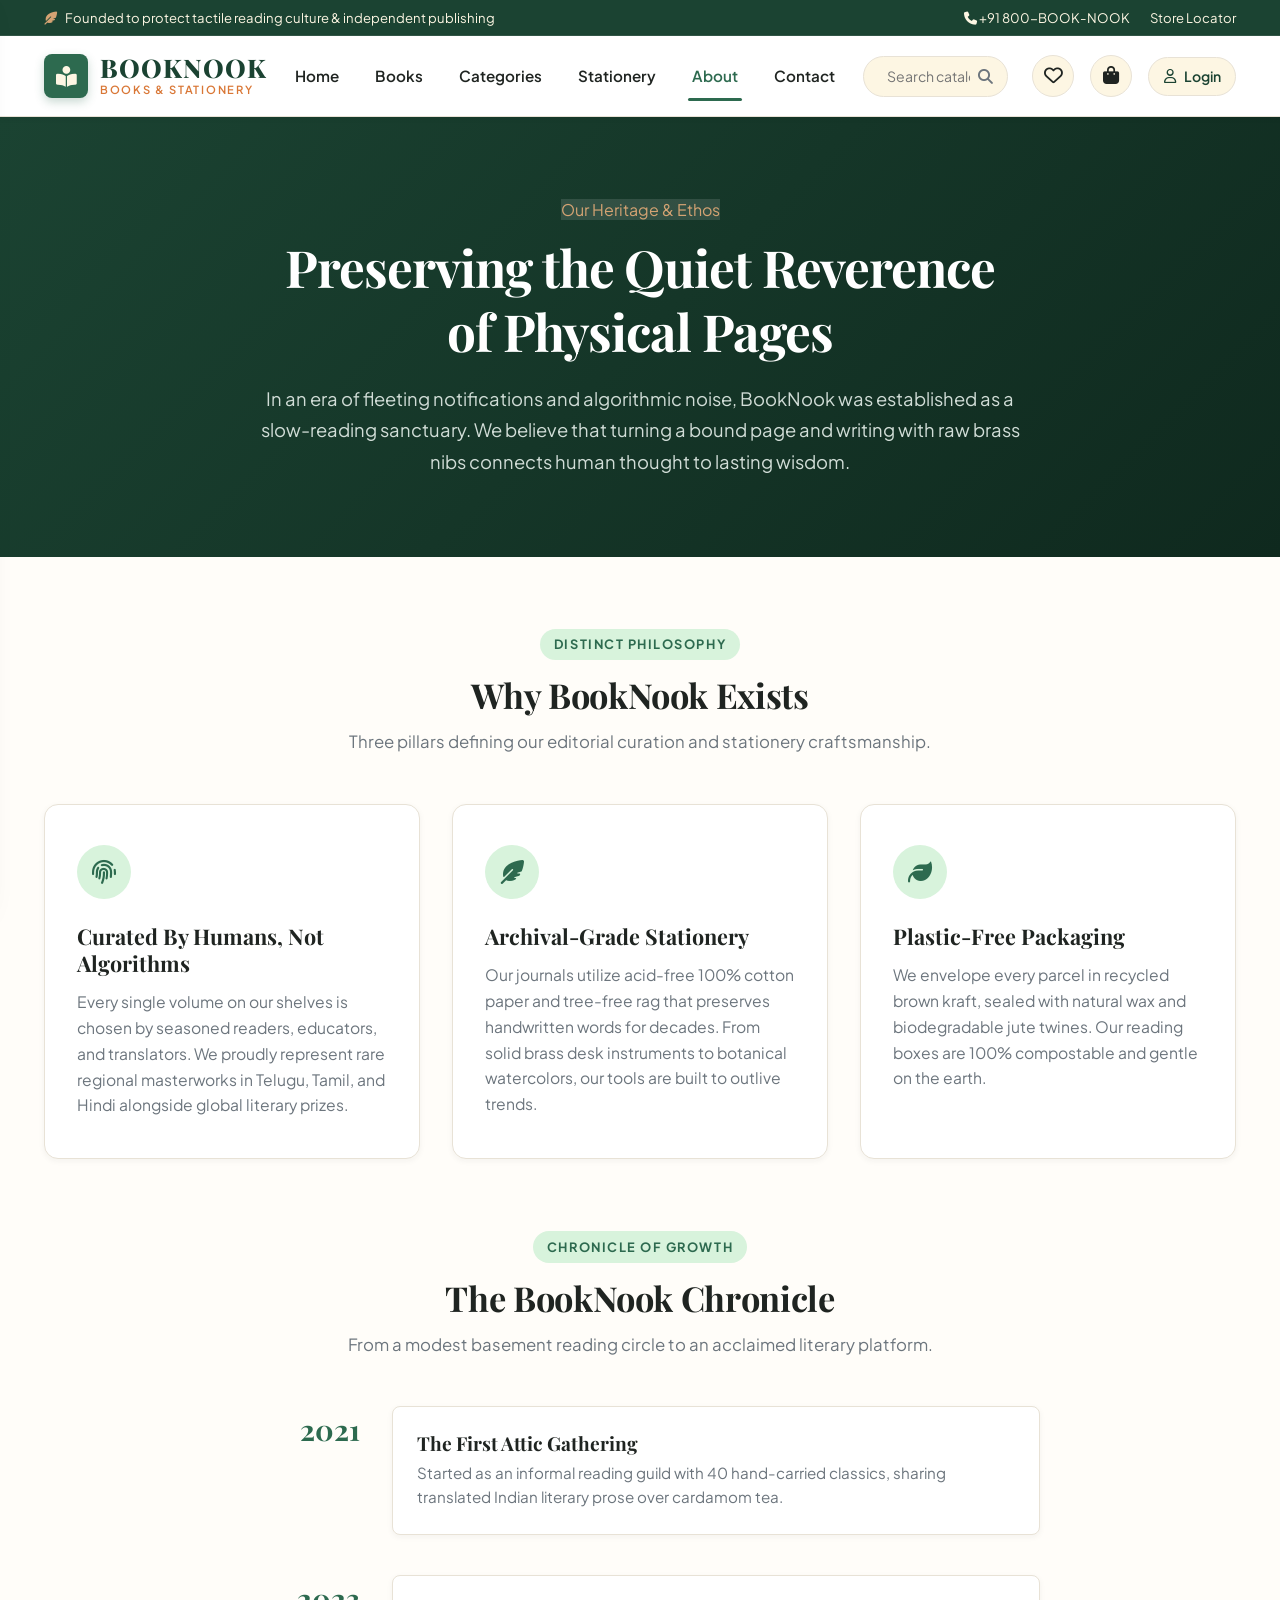
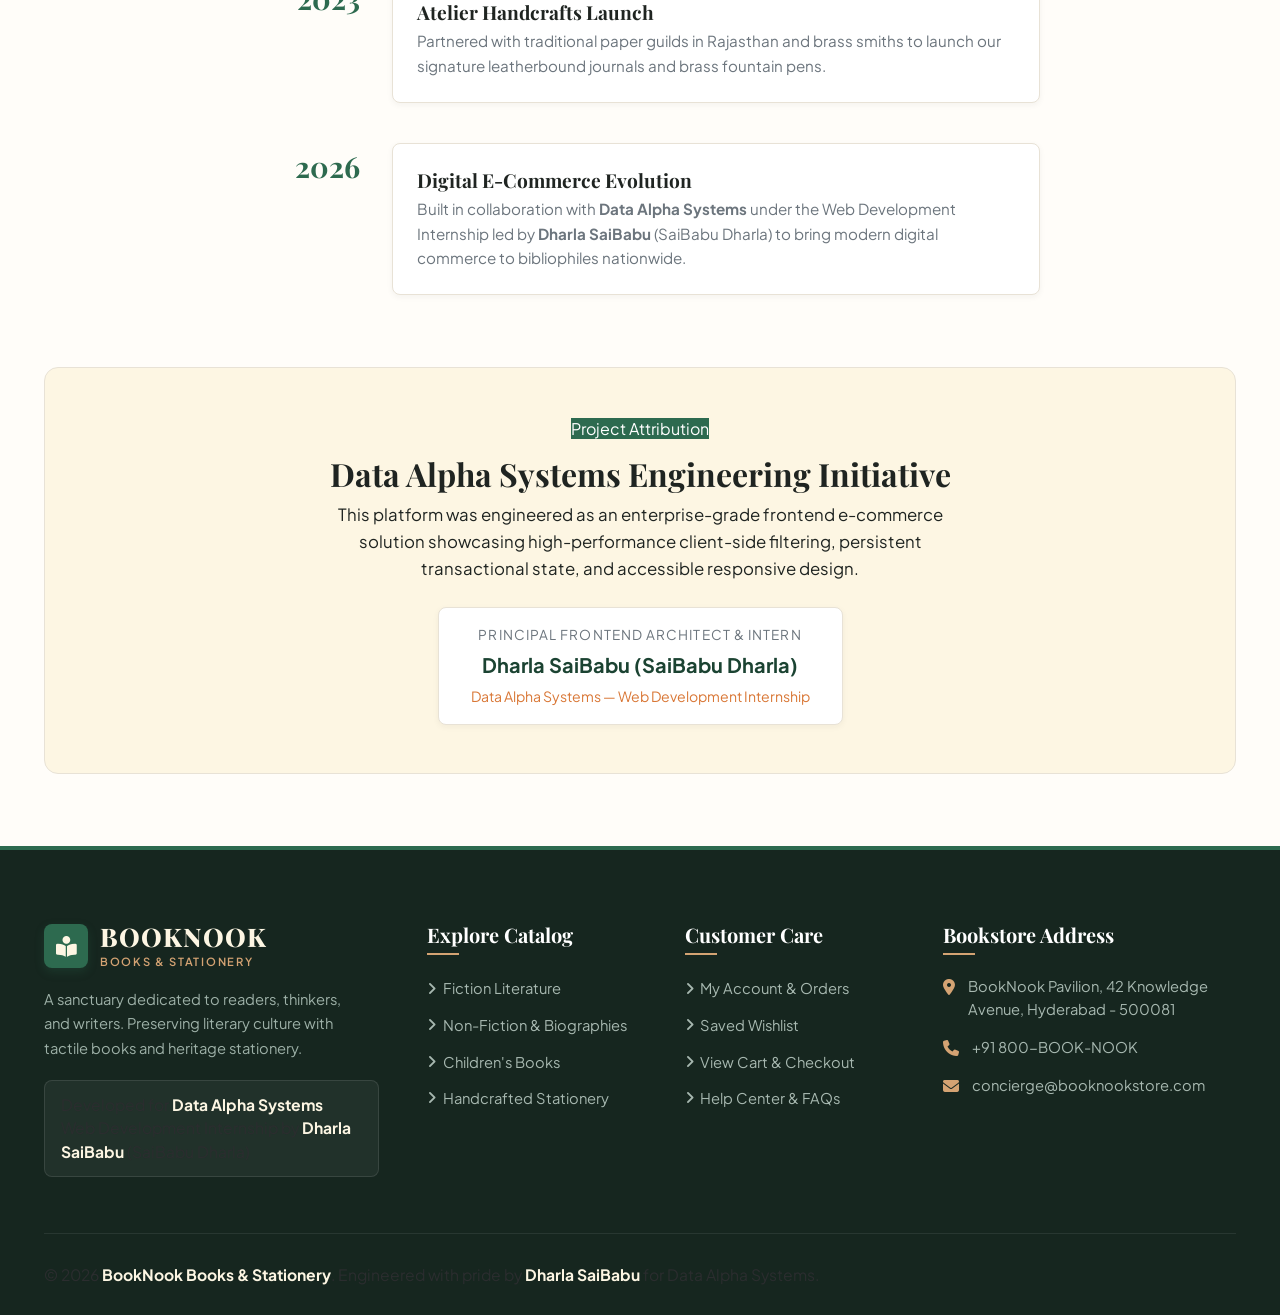
<file: about.html>
<!DOCTYPE html>
<html lang="en">
<head>
  <meta charset="UTF-8">
  <meta name="viewport" content="width=device-width, initial-scale=1.0">
  <meta name="description" content="Discover the story, literary heritage, craft philosophy, and team behind BookNook Books & Stationery.">
  <meta name="author" content="Dharla SaiBabu (SaiBabu Dharla) - Data Alpha Systems">
  <title>Our Story &amp; Heritage | BookNook</title>

  <!-- Google Fonts -->
  <link rel="preconnect" href="https://fonts.googleapis.com">
  <link rel="preconnect" href="https://fonts.gstatic.com" crossorigin>
  <link href="https://fonts.googleapis.com/css2?family=Cormorant+Garamond:ital,wght@0,500;0,600;0,700;1,400&family=Playfair+Display:ital,wght@0,600;0,700;0,800;1,600&family=Plus+Jakarta+Sans:wght@400;500;600;700&display=swap" rel="stylesheet">

  <!-- Font Awesome 6 Icons -->
  <link rel="stylesheet" href="https://cdnjs.cloudflare.com/ajax/libs/font-awesome/6.5.1/css/all.min.css">

  <!-- Core Styles -->
  <link rel="stylesheet" href="css/style.css">
  <link rel="stylesheet" href="css/pages.css">
  <link rel="stylesheet" href="css/responsive.css">
</head>
<body>

  <!-- Top Announcement Bar -->
  <aside class="top-bar">
    <div class="container">
      <div class="top-bar-left">
        <span><i class="fa-solid fa-feather-pointed"></i> Founded to protect tactile reading culture &amp; independent publishing</span>
      </div>
      <div class="top-bar-right">
        <span><i class="fa-solid fa-phone"></i> +91 800-BOOK-NOOK</span>
        <a href="contact.html">Store Locator</a>
      </div>
    </div>
  </aside>

  <!-- Global Header -->
  <header class="site-header">
    <div class="container">
      <div class="header-inner">
        <a href="index.html" class="brand-logo" aria-label="BookNook Home">
          <div class="brand-icon">
            <i class="fa-solid fa-book-open-reader"></i>
          </div>
          <div class="brand-text">
            <span class="brand-title">BOOKNOOK</span>
            <span class="brand-tagline">Books &amp; Stationery</span>
          </div>
        </a>

        <nav class="desktop-nav" aria-label="Main Navigation">
          <a href="index.html" class="nav-link">Home</a>
          <a href="products.html" class="nav-link">Books</a>
          <a href="categories.html" class="nav-link">Categories</a>
          <a href="stationery.html" class="nav-link">Stationery</a>
          <a href="about.html" class="nav-link active">About</a>
          <a href="contact.html" class="nav-link">Contact</a>
        </nav>

        <div class="header-search">
          <form class="search-form" action="products.html" method="GET">
            <input type="text" name="search" class="search-input" placeholder="Search catalog..." aria-label="Search catalog">
            <button type="submit" class="search-btn" aria-label="Search"><i class="fa-solid fa-magnifying-glass"></i></button>
          </form>
        </div>

        <div class="header-actions">
          <a href="account.html#wishlist" class="action-btn" title="View Wishlist">
            <i class="fa-regular fa-heart"></i>
            <span class="badge-count wishlist-badge-count" style="display:none;">0</span>
          </a>

          <a href="cart.html" class="action-btn" title="Shopping Cart">
            <i class="fa-solid fa-bag-shopping"></i>
            <span class="badge-count cart-badge cart-badge-count" style="display:none;">0</span>
          </a>

          <a href="login.html" id="header-user-btn" class="user-profile-btn">
            <i class="fa-regular fa-user"></i>
            <span class="d-none-sm">Login</span>
          </a>

          <button type="button" class="mobile-nav-toggle" aria-label="Open mobile menu">
            <i class="fa-solid fa-bars"></i>
          </button>
        </div>
      </div>
    </div>
  </header>

  <!-- Mobile Drawer -->
  <div class="drawer-overlay"></div>
  <aside class="mobile-nav-drawer" aria-label="Mobile Navigation">
    <div class="drawer-header">
      <div class="brand-logo">
        <div class="brand-icon" style="width:36px; height:36px; font-size:1.1rem;">
          <i class="fa-solid fa-book-open-reader"></i>
        </div>
        <div class="brand-text">
          <span class="brand-title" style="font-size:1.3rem;">BOOKNOOK</span>
        </div>
      </div>
      <button type="button" class="drawer-close-btn" aria-label="Close mobile menu"><i class="fa-solid fa-xmark"></i></button>
    </div>

    <ul class="drawer-nav-list">
      <li class="drawer-nav-item"><a href="index.html"><i class="fa-solid fa-house"></i> Home</a></li>
      <li class="drawer-nav-item"><a href="products.html"><i class="fa-solid fa-book"></i> All Books</a></li>
      <li class="drawer-nav-item"><a href="fiction.html"><i class="fa-solid fa-shapes"></i> Fiction</a></li>
      <li class="drawer-nav-item"><a href="stationery.html"><i class="fa-solid fa-pen-nib"></i> Stationery</a></li>
      <li class="drawer-nav-item"><a href="account.html#wishlist"><i class="fa-solid fa-heart"></i> My Wishlist</a></li>
      <li class="drawer-nav-item"><a href="cart.html"><i class="fa-solid fa-bag-shopping"></i> Shopping Cart</a></li>
      <li class="drawer-nav-item"><a href="account.html"><i class="fa-solid fa-user"></i> My Account</a></li>
      <li class="drawer-nav-item"><a href="about.html" class="active"><i class="fa-solid fa-circle-info"></i> About Us</a></li>
      <li class="drawer-nav-item"><a href="contact.html"><i class="fa-solid fa-envelope"></i> Contact Us</a></li>
    </ul>
  </aside>

  <!-- Hero Storytelling Header -->
  <section class="about-hero">
    <div class="container">
      <div style="max-width: 760px; margin: 0 auto;">
        <span class="section-tag" style="background: rgba(255,255,255,0.12); color: var(--color-gold);">Our Heritage &amp; Ethos</span>
        <h1 style="color: var(--color-white); font-size: 3.2rem; margin: 0.75rem 0 1.25rem;">
          Preserving the Quiet Reverence of Physical Pages
        </h1>
        <p style="color: #D1DDD7; font-size: 1.15rem; line-height: 1.7;">
          In an era of fleeting notifications and algorithmic noise, BookNook was established as a slow-reading sanctuary. We believe that turning a bound page and writing with raw brass nibs connects human thought to lasting wisdom.
        </p>
      </div>
    </div>
  </section>

  <!-- Editorial Section: What Makes Us Different -->
  <main class="section">
    <div class="container">
      
      <div class="section-header">
        <span class="section-tag">Distinct Philosophy</span>
        <h2>Why BookNook Exists</h2>
        <p>Three pillars defining our editorial curation and stationery craftsmanship.</p>
      </div>

      <div style="display: grid; grid-template-columns: repeat(auto-fit, minmax(300px, 1fr)); gap: 2rem; margin-bottom: 4.5rem;">
        
        <div style="background: var(--color-white); border: 1px solid var(--color-border); border-radius: var(--radius-lg); padding: 2.5rem 2rem; box-shadow: var(--shadow-sm);">
          <div style="width: 54px; height: 54px; border-radius: 50%; background: var(--color-primary-subtle); color: var(--color-primary); display: flex; align-items: center; justify-content: center; font-size: 1.5rem; margin-bottom: 1.5rem;">
            <i class="fa-solid fa-fingerprint"></i>
          </div>
          <h3 style="font-size: 1.35rem; margin-bottom: 0.75rem;">Curated By Humans, Not Algorithms</h3>
          <p style="color: var(--color-muted); line-height: 1.65;">
            Every single volume on our shelves is chosen by seasoned readers, educators, and translators. We proudly represent rare regional masterworks in Telugu, Tamil, and Hindi alongside global literary prizes.
          </p>
        </div>

        <div style="background: var(--color-white); border: 1px solid var(--color-border); border-radius: var(--radius-lg); padding: 2.5rem 2rem; box-shadow: var(--shadow-sm);">
          <div style="width: 54px; height: 54px; border-radius: 50%; background: var(--color-primary-subtle); color: var(--color-primary); display: flex; align-items: center; justify-content: center; font-size: 1.5rem; margin-bottom: 1.5rem;">
            <i class="fa-solid fa-feather-pointed"></i>
          </div>
          <h3 style="font-size: 1.35rem; margin-bottom: 0.75rem;">Archival-Grade Stationery</h3>
          <p style="color: var(--color-muted); line-height: 1.65;">
            Our journals utilize acid-free 100% cotton paper and tree-free rag that preserves handwritten words for decades. From solid brass desk instruments to botanical watercolors, our tools are built to outlive trends.
          </p>
        </div>

        <div style="background: var(--color-white); border: 1px solid var(--color-border); border-radius: var(--radius-lg); padding: 2.5rem 2rem; box-shadow: var(--shadow-sm);">
          <div style="width: 54px; height: 54px; border-radius: 50%; background: var(--color-primary-subtle); color: var(--color-primary); display: flex; align-items: center; justify-content: center; font-size: 1.5rem; margin-bottom: 1.5rem;">
            <i class="fa-solid fa-leaf"></i>
          </div>
          <h3 style="font-size: 1.35rem; margin-bottom: 0.75rem;">Plastic-Free Packaging</h3>
          <p style="color: var(--color-muted); line-height: 1.65;">
            We envelope every parcel in recycled brown kraft, sealed with natural wax and biodegradable jute twines. Our reading boxes are 100% compostable and gentle on the earth.
          </p>
        </div>

      </div>

      <!-- Historical Timeline Section -->
      <div class="section-header">
        <span class="section-tag">Chronicle of Growth</span>
        <h2>The BookNook Chronicle</h2>
        <p>From a modest basement reading circle to an acclaimed literary platform.</p>
      </div>

      <div class="about-timeline">
        
        <div class="timeline-item">
          <div class="timeline-year">2021</div>
          <div class="timeline-content">
            <h4 style="font-size: 1.2rem; margin-bottom: 0.35rem;">The First Attic Gathering</h4>
            <p style="color: var(--color-muted); font-size: 0.95rem;">
              Started as an informal reading guild with 40 hand-carried classics, sharing translated Indian literary prose over cardamom tea.
            </p>
          </div>
        </div>

        <div class="timeline-item">
          <div class="timeline-year">2023</div>
          <div class="timeline-content">
            <h4 style="font-size: 1.2rem; margin-bottom: 0.35rem;">Atelier Handcrafts Launch</h4>
            <p style="color: var(--color-muted); font-size: 0.95rem;">
              Partnered with traditional paper guilds in Rajasthan and brass smiths to launch our signature leatherbound journals and brass fountain pens.
            </p>
          </div>
        </div>

        <div class="timeline-item">
          <div class="timeline-year">2026</div>
          <div class="timeline-content">
            <h4 style="font-size: 1.2rem; margin-bottom: 0.35rem;">Digital E-Commerce Evolution</h4>
            <p style="color: var(--color-muted); font-size: 0.95rem;">
              Built in collaboration with <strong>Data Alpha Systems</strong> under the Web Development Internship led by <strong>Dharla SaiBabu</strong> (SaiBabu Dharla) to bring modern digital commerce to bibliophiles nationwide.
            </p>
          </div>
        </div>

      </div>

      <!-- Internship Recognition & Team Card -->
      <div style="margin-top: 4.5rem; background: var(--color-cream); border: 1.5px solid var(--color-border); border-radius: var(--radius-lg); padding: 3rem; text-align: center;">
        <span class="section-tag" style="background: var(--color-primary); color: var(--color-white);">Project Attribution</span>
        <h3 style="font-size: 2rem; margin: 0.75rem 0 0.5rem;">Data Alpha Systems Engineering Initiative</h3>
        <p style="color: var(--color-charcoal); max-width: 650px; margin: 0 auto 1.5rem; font-size: 1.05rem;">
          This platform was engineered as an enterprise-grade frontend e-commerce solution showcasing high-performance client-side filtering, persistent transactional state, and accessible responsive design.
        </p>
        <div style="display: inline-flex; flex-direction: column; gap: 0.25rem; background: var(--color-white); padding: 1rem 2rem; border-radius: var(--radius-md); border: 1px solid var(--color-border); box-shadow: var(--shadow-sm);">
          <span style="font-size: 0.85rem; color: var(--color-muted); text-transform: uppercase; letter-spacing: 0.08em;">Principal Frontend Architect &amp; Intern</span>
          <strong style="font-size: 1.25rem; color: var(--color-primary-dark);">Dharla SaiBabu (SaiBabu Dharla)</strong>
          <span style="font-size: 0.88rem; color: var(--color-terracotta);">Data Alpha Systems — Web Development Internship</span>
        </div>
      </div>

    </div>
  </main>

  <!-- Global Footer -->
  <footer class="site-footer">
    <div class="container">
      <div class="footer-top">
        <div class="footer-brand">
          <div class="brand-logo">
            <div class="brand-icon">
              <i class="fa-solid fa-book-open-reader"></i>
            </div>
            <div class="brand-text">
              <span class="brand-title">BOOKNOOK</span>
              <span class="brand-tagline">Books &amp; Stationery</span>
            </div>
          </div>
          <p class="footer-desc">
            A sanctuary dedicated to readers, thinkers, and writers. Preserving literary culture with tactile books and heritage stationery.
          </p>
          <div class="internship-badge">
            <p>Developed for <strong>Data Alpha Systems</strong></p>
            <p>Web Development Internship by <strong>Dharla SaiBabu</strong> (SaiBabu Dharla)</p>
          </div>
        </div>

        <div>
          <h4 class="footer-heading">Explore Catalog</h4>
          <ul class="footer-links">
            <li><a href="fiction.html"><i class="fa-solid fa-angle-right"></i> Fiction Literature</a></li>
            <li><a href="non-fiction.html"><i class="fa-solid fa-angle-right"></i> Non-Fiction &amp; Biographies</a></li>
            <li><a href="children.html"><i class="fa-solid fa-angle-right"></i> Children's Books</a></li>
            <li><a href="stationery.html"><i class="fa-solid fa-angle-right"></i> Handcrafted Stationery</a></li>
          </ul>
        </div>

        <div>
          <h4 class="footer-heading">Customer Care</h4>
          <ul class="footer-links">
            <li><a href="account.html"><i class="fa-solid fa-angle-right"></i> My Account &amp; Orders</a></li>
            <li><a href="account.html#wishlist"><i class="fa-solid fa-angle-right"></i> Saved Wishlist</a></li>
            <li><a href="cart.html"><i class="fa-solid fa-angle-right"></i> View Cart &amp; Checkout</a></li>
            <li><a href="contact.html"><i class="fa-solid fa-angle-right"></i> Help Center &amp; FAQs</a></li>
          </ul>
        </div>

        <div>
          <h4 class="footer-heading">Bookstore Address</h4>
          <ul class="footer-contact">
            <li><i class="fa-solid fa-location-dot"></i> <span>BookNook Pavilion, 42 Knowledge Avenue, Hyderabad - 500081</span></li>
            <li><i class="fa-solid fa-phone"></i> <span>+91 800-BOOK-NOOK</span></li>
            <li><i class="fa-solid fa-envelope"></i> <span>concierge@booknookstore.com</span></li>
          </ul>
        </div>
      </div>

      <div class="footer-bottom">
        <p>&copy; 2026 <strong>BookNook Books &amp; Stationery</strong>. Engineered with pride by <strong>Dharla SaiBabu</strong> for Data Alpha Systems.</p>
      </div>
    </div>
  </footer>

  <!-- Scripts -->
  <script src="js/data.js"></script>
  <script src="js/app.js"></script>
</body>
</html>
</file>
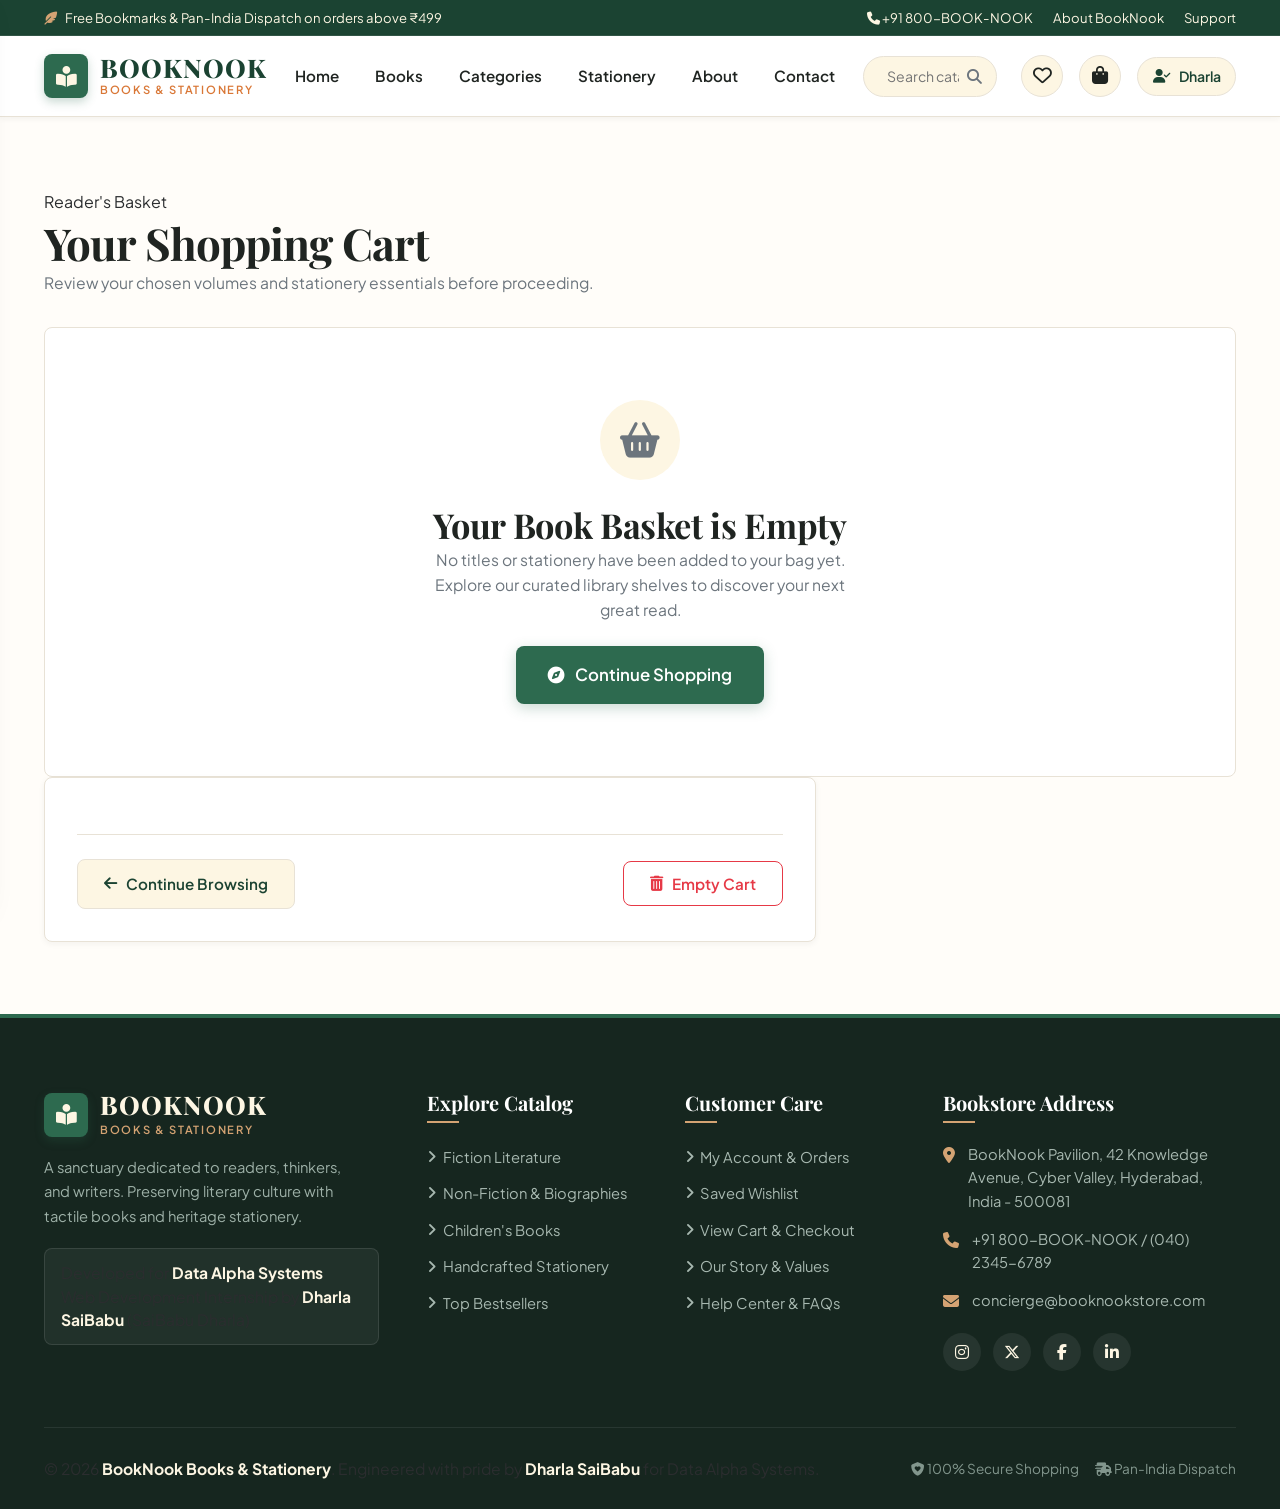
<file: cart.html>
<!DOCTYPE html>
<html lang="en">
<head>
  <meta charset="UTF-8">
  <meta name="viewport" content="width=device-width, initial-scale=1.0">
  <meta name="description" content="Your BookNook shopping cart. Review selected books, journals, stationery gifts, and proceed to secure checkout.">
  <meta name="author" content="Dharla SaiBabu (SaiBabu Dharla) - Data Alpha Systems">
  <title>Shopping Cart | BookNook</title>

  <!-- Google Fonts -->
  <link rel="preconnect" href="https://fonts.googleapis.com">
  <link rel="preconnect" href="https://fonts.gstatic.com" crossorigin>
  <link href="https://fonts.googleapis.com/css2?family=Cormorant+Garamond:ital,wght@0,500;0,600;0,700;1,400&family=Playfair+Display:ital,wght@0,600;0,700;0,800;1,600&family=Plus+Jakarta+Sans:wght@400;500;600;700&display=swap" rel="stylesheet">

  <!-- Font Awesome 6 Icons -->
  <link rel="stylesheet" href="https://cdnjs.cloudflare.com/ajax/libs/font-awesome/6.5.1/css/all.min.css">

  <!-- Core Styles -->
  <link rel="stylesheet" href="css/style.css">
  <link rel="stylesheet" href="css/pages.css">
  <link rel="stylesheet" href="css/responsive.css">
</head>
<body>

  <!-- Top Bar -->
  <aside class="top-bar">
    <div class="container">
      <div class="top-bar-left">
        <span><i class="fa-solid fa-feather-pointed"></i> Free Bookmarks &amp; Pan-India Dispatch on orders above ₹499</span>
      </div>
      <div class="top-bar-right">
        <span><i class="fa-solid fa-phone"></i> +91 800-BOOK-NOOK</span>
        <a href="about.html">About BookNook</a>
        <a href="contact.html">Support</a>
      </div>
    </div>
  </aside>

  <!-- Global Header -->
  <header class="site-header">
    <div class="container">
      <div class="header-inner">
        <a href="index.html" class="brand-logo" aria-label="BookNook Home">
          <div class="brand-icon">
            <i class="fa-solid fa-book-open-reader"></i>
          </div>
          <div class="brand-text">
            <span class="brand-title">BOOKNOOK</span>
            <span class="brand-tagline">Books &amp; Stationery</span>
          </div>
        </a>

        <nav class="desktop-nav" aria-label="Main Navigation">
          <a href="index.html" class="nav-link">Home</a>
          <a href="products.html" class="nav-link">Books</a>
          <a href="categories.html" class="nav-link">Categories</a>
          <a href="stationery.html" class="nav-link">Stationery</a>
          <a href="about.html" class="nav-link">About</a>
          <a href="contact.html" class="nav-link">Contact</a>
        </nav>

        <div class="header-search">
          <form class="search-form" action="products.html" method="GET">
            <input type="text" name="search" class="search-input" placeholder="Search catalog..." aria-label="Search catalog">
            <button type="submit" class="search-btn" aria-label="Search"><i class="fa-solid fa-magnifying-glass"></i></button>
          </form>
        </div>

        <div class="header-actions">
          <a href="account.html#wishlist" class="action-btn" title="View Wishlist" aria-label="Wishlist">
            <i class="fa-regular fa-heart"></i>
            <span class="badge-count wishlist-badge-count" style="display:none;">0</span>
          </a>

          <a href="cart.html" class="action-btn" title="Shopping Cart" aria-label="Shopping Cart">
            <i class="fa-solid fa-bag-shopping"></i>
            <span class="badge-count cart-badge cart-badge-count" style="display:none;">0</span>
          </a>

          <a href="login.html" id="header-user-btn" class="user-profile-btn" aria-label="Account">
            <i class="fa-regular fa-user"></i>
            <span class="d-none-sm">Login</span>
          </a>

          <button type="button" class="mobile-nav-toggle" aria-label="Open mobile menu">
            <i class="fa-solid fa-bars"></i>
          </button>
        </div>
      </div>
    </div>
  </header>

  <!-- Mobile Drawer -->
  <div class="drawer-overlay"></div>
  <aside class="mobile-nav-drawer" aria-label="Mobile Navigation">
    <div class="drawer-header">
      <div class="brand-logo">
        <div class="brand-icon" style="width:36px; height:36px; font-size:1.1rem;">
          <i class="fa-solid fa-book-open-reader"></i>
        </div>
        <div class="brand-text">
          <span class="brand-title" style="font-size:1.3rem;">BOOKNOOK</span>
        </div>
      </div>
      <button type="button" class="drawer-close-btn" aria-label="Close mobile menu"><i class="fa-solid fa-xmark"></i></button>
    </div>

    <div class="drawer-search">
      <form class="drawer-search-form" action="products.html" method="GET">
        <div class="search-form">
          <input type="text" name="search" class="search-input" placeholder="Search catalog...">
          <button type="submit" class="search-btn"><i class="fa-solid fa-magnifying-glass"></i></button>
        </div>
      </form>
    </div>

    <ul class="drawer-nav-list">
      <li class="drawer-nav-item"><a href="index.html"><i class="fa-solid fa-house"></i> Home</a></li>
      <li class="drawer-nav-item"><a href="products.html"><i class="fa-solid fa-book"></i> All Books</a></li>
      <li class="drawer-nav-item"><a href="fiction.html"><i class="fa-solid fa-shapes"></i> Fiction</a></li>
      <li class="drawer-nav-item"><a href="non-fiction.html"><i class="fa-solid fa-compass"></i> Non-Fiction</a></li>
      <li class="drawer-nav-item"><a href="children.html"><i class="fa-solid fa-child"></i> Children's Books</a></li>
      <li class="drawer-nav-item"><a href="stationery.html"><i class="fa-solid fa-pen-nib"></i> Stationery</a></li>
      <li class="drawer-nav-item"><a href="account.html#wishlist"><i class="fa-solid fa-heart"></i> My Wishlist</a></li>
      <li class="drawer-nav-item"><a href="cart.html" class="active"><i class="fa-solid fa-bag-shopping"></i> Shopping Cart</a></li>
      <li class="drawer-nav-item"><a href="account.html"><i class="fa-solid fa-user"></i> My Account</a></li>
      <li class="drawer-nav-item"><a href="about.html"><i class="fa-solid fa-circle-info"></i> About Us</a></li>
      <li class="drawer-nav-item"><a href="contact.html"><i class="fa-solid fa-envelope"></i> Contact Us</a></li>
    </ul>

    <div class="drawer-footer">
      <p>Data Alpha Systems Internship Project</p>
      <p>Developed by <strong>Dharla SaiBabu</strong></p>
    </div>
  </aside>

  <!-- Cart Main Page -->
  <main class="section">
    <div class="container">
      
      <div style="margin-bottom: 2rem;">
        <span class="section-tag">Reader's Basket</span>
        <h1>Your Shopping Cart</h1>
        <p style="color: var(--color-muted);">Review your chosen volumes and stationery essentials before proceeding.</p>
      </div>

      <!-- Empty Cart State -->
      <div id="cart-empty-state" class="empty-state" style="display: none;">
        <div class="empty-state-icon">
          <i class="fa-solid fa-basket-shopping"></i>
        </div>
        <h2>Your Book Basket is Empty</h2>
        <p>No titles or stationery have been added to your bag yet. Explore our curated library shelves to discover your next great read.</p>
        <div style="margin-top: 1.5rem;">
          <a href="products.html" class="btn btn-primary btn-lg">
            <i class="fa-solid fa-compass"></i> Continue Shopping
          </a>
        </div>
      </div>

      <!-- Active Cart Grid Layout -->
      <div class="cart-layout" id="cart-active-layout">
        
        <!-- Cart Items List -->
        <div class="cart-items-card">
          <div class="cart-table-header">
            <div>Product Details</div>
            <div>Price</div>
            <div>Quantity</div>
            <div>Subtotal</div>
            <div></div>
          </div>

          <div id="cart-items-container">
            <!-- Rendered dynamically by cart.js -->
          </div>

          <div style="display: flex; justify-content: space-between; align-items: center; margin-top: 1.5rem; padding-top: 1.5rem; border-top: 1px solid var(--color-border); flex-wrap: wrap; gap: 1rem;">
            <a href="products.html" class="btn btn-secondary">
              <i class="fa-solid fa-arrow-left"></i> Continue Browsing
            </a>
            <button type="button" id="clear-cart-btn" class="btn btn-outline" style="color: var(--color-error); border-color: var(--color-error);">
              <i class="fa-solid fa-trash-can"></i> Empty Cart
            </button>
          </div>
        </div>

        <!-- Order Summary Card -->
        <aside class="cart-summary-card" id="cart-summary-card">
          <h3 class="summary-heading">Order Summary</h3>

          <div id="free-shipping-notice" style="background: var(--color-cream); padding: 0.75rem 1rem; border-radius: var(--radius-sm); font-size: 0.82rem; margin-bottom: 1.25rem; text-align: center;">
            <!-- Rendered by cart.js -->
          </div>

          <div class="summary-row">
            <span style="color: var(--color-muted);">Items Subtotal:</span>
            <span id="summary-subtotal" style="font-weight: 600;">₹0</span>
          </div>

          <div class="summary-row" id="summary-discount-row" style="display: none; color: var(--color-primary);">
            <span>Coupon Discount:</span>
            <span id="summary-discount-val" style="font-weight: 600;">-₹0</span>
          </div>

          <div class="summary-row">
            <span style="color: var(--color-muted);">Standard Shipping:</span>
            <span id="summary-shipping" style="font-weight: 600;">₹0</span>
          </div>

          <div class="summary-total-row">
            <span>Estimated Total:</span>
            <span id="summary-grand-total">₹0</span>
          </div>

          <!-- Coupon Code Input -->
          <form class="coupon-box" id="coupon-form">
            <input type="text" id="coupon-input" class="coupon-input" placeholder="PROMO CODE" aria-label="Enter promotional coupon code">
            <button type="submit" class="btn btn-secondary btn-sm">Apply</button>
          </form>
          <div style="font-size: 0.75rem; color: var(--color-muted); margin-bottom: 1.5rem;">
            Available coupons: <strong style="color:var(--color-primary);">READ10</strong> (10% off), <strong style="color:var(--color-primary);">BOOKNOOK</strong> (₹150 off)
          </div>

          <!-- Proceed to Checkout -->
          <a href="checkout.html" class="btn btn-primary btn-block btn-lg">
            <i class="fa-solid fa-lock"></i> Proceed to Checkout
          </a>

          <div style="display: flex; justify-content: center; gap: 1.5rem; margin-top: 1.25rem; font-size: 0.78rem; color: var(--color-muted);">
            <span><i class="fa-solid fa-shield-halved text-forest"></i> 256-Bit SSL Encrypted</span>
            <span><i class="fa-solid fa-rotate-left text-forest"></i> 7-Day Returns</span>
          </div>
        </aside>

      </div>
    </div>
  </main>

  <!-- Global Footer -->
  <footer class="site-footer">
    <div class="container">
      <div class="footer-top">
        <div class="footer-brand">
          <div class="brand-logo">
            <div class="brand-icon">
              <i class="fa-solid fa-book-open-reader"></i>
            </div>
            <div class="brand-text">
              <span class="brand-title">BOOKNOOK</span>
              <span class="brand-tagline">Books &amp; Stationery</span>
            </div>
          </div>
          <p class="footer-desc">
            A sanctuary dedicated to readers, thinkers, and writers. Preserving literary culture with tactile books and heritage stationery.
          </p>
          <div class="internship-badge">
            <p>Developed for <strong>Data Alpha Systems</strong></p>
            <p>Web Development Internship by <strong>Dharla SaiBabu</strong> (SaiBabu Dharla)</p>
          </div>
        </div>

        <div>
          <h4 class="footer-heading">Explore Catalog</h4>
          <ul class="footer-links">
            <li><a href="fiction.html"><i class="fa-solid fa-angle-right"></i> Fiction Literature</a></li>
            <li><a href="non-fiction.html"><i class="fa-solid fa-angle-right"></i> Non-Fiction &amp; Biographies</a></li>
            <li><a href="children.html"><i class="fa-solid fa-angle-right"></i> Children's Books</a></li>
            <li><a href="stationery.html"><i class="fa-solid fa-angle-right"></i> Handcrafted Stationery</a></li>
            <li><a href="products.html?sort=bestseller"><i class="fa-solid fa-angle-right"></i> Top Bestsellers</a></li>
          </ul>
        </div>

        <div>
          <h4 class="footer-heading">Customer Care</h4>
          <ul class="footer-links">
            <li><a href="account.html"><i class="fa-solid fa-angle-right"></i> My Account &amp; Orders</a></li>
            <li><a href="account.html#wishlist"><i class="fa-solid fa-angle-right"></i> Saved Wishlist</a></li>
            <li><a href="cart.html"><i class="fa-solid fa-angle-right"></i> View Cart &amp; Checkout</a></li>
            <li><a href="about.html"><i class="fa-solid fa-angle-right"></i> Our Story &amp; Values</a></li>
            <li><a href="contact.html"><i class="fa-solid fa-angle-right"></i> Help Center &amp; FAQs</a></li>
          </ul>
        </div>

        <div>
          <h4 class="footer-heading">Bookstore Address</h4>
          <ul class="footer-contact">
            <li>
              <i class="fa-solid fa-location-dot"></i>
              <span>BookNook Pavilion, 42 Knowledge Avenue, Cyber Valley, Hyderabad, India - 500081</span>
            </li>
            <li>
              <i class="fa-solid fa-phone"></i>
              <span>+91 800-BOOK-NOOK / (040) 2345-6789</span>
            </li>
            <li>
              <i class="fa-solid fa-envelope"></i>
              <span>concierge@booknookstore.com</span>
            </li>
          </ul>

          <div class="footer-socials">
            <a href="https://instagram.com" target="_blank" rel="noopener" class="social-link" aria-label="Instagram"><i class="fa-brands fa-instagram"></i></a>
            <a href="https://twitter.com" target="_blank" rel="noopener" class="social-link" aria-label="Twitter"><i class="fa-brands fa-x-twitter"></i></a>
            <a href="https://facebook.com" target="_blank" rel="noopener" class="social-link" aria-label="Facebook"><i class="fa-brands fa-facebook-f"></i></a>
            <a href="https://linkedin.com" target="_blank" rel="noopener" class="social-link" aria-label="LinkedIn"><i class="fa-brands fa-linkedin-in"></i></a>
          </div>
        </div>
      </div>

      <div class="footer-bottom">
        <p>&copy; 2026 <strong>BookNook Books &amp; Stationery</strong>. Engineered with pride by <strong>Dharla SaiBabu</strong> for Data Alpha Systems.</p>
        <div class="footer-badges">
          <span><i class="fa-solid fa-shield-heart"></i> 100% Secure Shopping</span>
          <span><i class="fa-solid fa-truck-fast"></i> Pan-India Dispatch</span>
        </div>
      </div>
    </div>
  </footer>

  <!-- Scripts -->
  <script src="js/data.js"></script>
  <script src="js/app.js"></script>
  <script src="js/cart.js"></script>
</body>
</html>
</file>
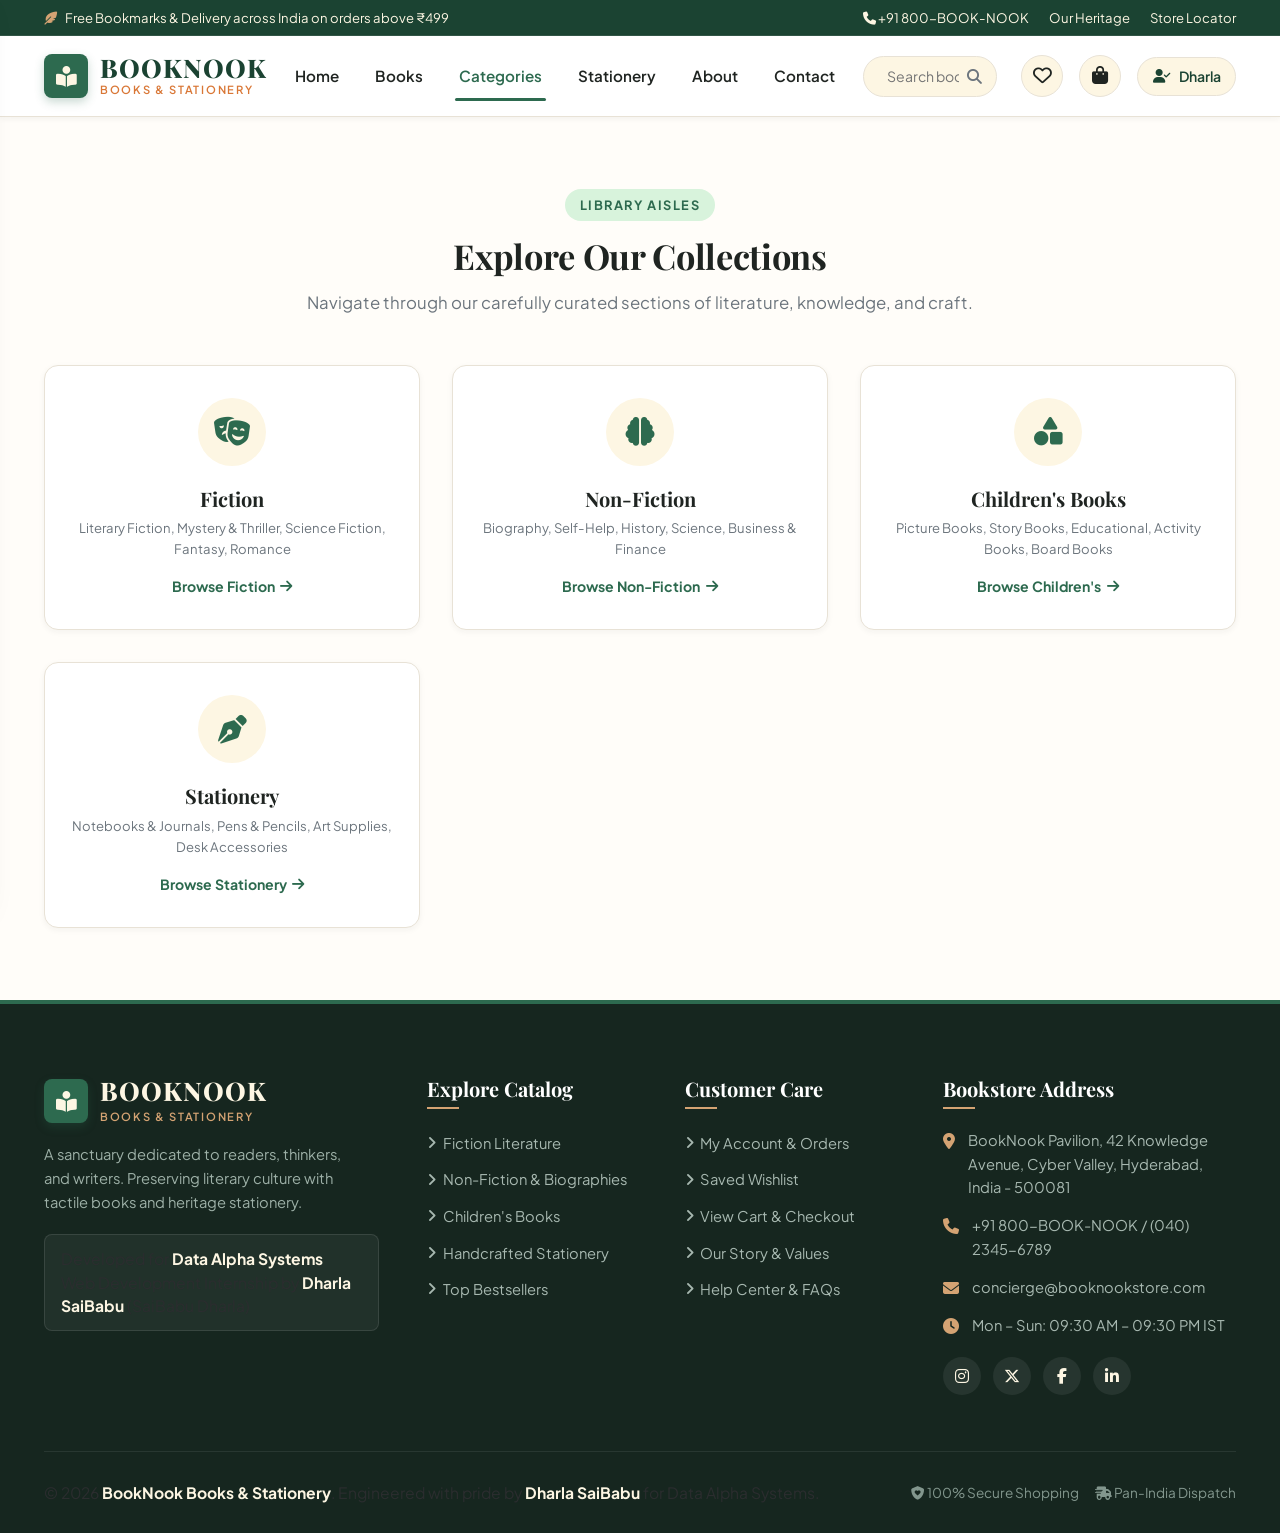
<file: categories.html>
<!DOCTYPE html>
<html lang="en">
<head>
  <meta charset="UTF-8">
  <meta name="viewport" content="width=device-width, initial-scale=1.0">
  <meta name="description" content="BookNook - Curated Books & Artisan Stationery. Explore fiction, non-fiction, children's books, journals, pens, and literary gifts.">
  <meta name="author" content="Dharla SaiBabu (SaiBabu Dharla) - Data Alpha Systems">
  <title>BookNook | Explore Categories</title>

  <!-- Google Fonts -->
  <link rel="preconnect" href="https://fonts.googleapis.com">
  <link rel="preconnect" href="https://fonts.gstatic.com" crossorigin>
  <link href="https://fonts.googleapis.com/css2?family=Cormorant+Garamond:ital,wght@0,500;0,600;0,700;1,400&family=Playfair+Display:ital,wght@0,600;0,700;0,800;1,600&family=Plus+Jakarta+Sans:wght@400;500;600;700&display=swap" rel="stylesheet">

  <!-- Font Awesome 6 Icons -->
  <link rel="stylesheet" href="https://cdnjs.cloudflare.com/ajax/libs/font-awesome/6.5.1/css/all.min.css">

  <!-- Core Styles -->
  <link rel="stylesheet" href="css/style.css">
  <link rel="stylesheet" href="css/pages.css">
  <link rel="stylesheet" href="css/responsive.css">
</head>
<body>

  <!-- Top Announcement Bar -->
  <aside class="top-bar">
    <div class="container">
      <div class="top-bar-left">
        <span><i class="fa-solid fa-feather-pointed"></i> Free Bookmarks & Delivery across India on orders above ₹499</span>
      </div>
      <div class="top-bar-right">
        <span><i class="fa-solid fa-phone"></i> +91 800-BOOK-NOOK</span>
        <a href="about.html">Our Heritage</a>
        <a href="contact.html">Store Locator</a>
      </div>
    </div>
  </aside>

  <!-- Global Header -->
  <header class="site-header">
    <div class="container">
      <div class="header-inner">
        <!-- Brand Logo -->
        <a href="index.html" class="brand-logo" aria-label="BookNook Home">
          <div class="brand-icon">
            <i class="fa-solid fa-book-open-reader"></i>
          </div>
          <div class="brand-text">
            <span class="brand-title">BOOKNOOK</span>
            <span class="brand-tagline">Books & Stationery</span>
          </div>
        </a>

        <!-- Desktop Navigation Links -->
        <nav class="desktop-nav" aria-label="Main Navigation">
          <a href="index.html" class="nav-link">Home</a>
          <a href="products.html" class="nav-link">Books</a>
          <a href="categories.html" class="nav-link active">Categories</a>
          <a href="stationery.html" class="nav-link">Stationery</a>
          <a href="about.html" class="nav-link">About</a>
          <a href="contact.html" class="nav-link">Contact</a>
        </nav>

        <!-- Search Bar -->
        <div class="header-search">
          <form class="search-form" action="products.html" method="GET">
            <input type="text" name="search" class="search-input" placeholder="Search books, authors, ISBN..." aria-label="Search catalog">
            <button type="submit" class="search-btn" aria-label="Submit Search">
              <i class="fa-solid fa-magnifying-glass"></i>
            </button>
          </form>
        </div>

        <!-- Header Action Icons -->
        <div class="header-actions">
          <!-- Wishlist Button -->
          <a href="account.html#wishlist" class="action-btn" title="View Wishlist" aria-label="Wishlist">
            <i class="fa-regular fa-heart"></i>
            <span class="badge-count wishlist-badge-count" style="display:none;">0</span>
          </a>

          <!-- Cart Button -->
          <a href="cart.html" class="action-btn" title="Shopping Cart" aria-label="Shopping Cart">
            <i class="fa-solid fa-bag-shopping"></i>
            <span class="badge-count cart-badge cart-badge-count" style="display:none;">0</span>
          </a>

          <!-- User Account / Login Button -->
          <a href="login.html" id="header-user-btn" class="user-profile-btn" aria-label="Account">
            <i class="fa-regular fa-user"></i>
            <span class="d-none-sm">Login</span>
          </a>

          <!-- Mobile Hamburger Toggle -->
          <button type="button" class="mobile-nav-toggle" aria-label="Open mobile navigation">
            <i class="fa-solid fa-bars"></i>
          </button>
        </div>
      </div>
    </div>
  </header>

  <!-- Mobile Navigation Drawer & Overlay -->
  <div class="drawer-overlay"></div>
  <aside class="mobile-nav-drawer" aria-label="Mobile Menu">
    <div class="drawer-header">
      <div class="brand-logo">
        <div class="brand-icon" style="width:36px; height:36px; font-size:1.1rem;">
          <i class="fa-solid fa-book-open-reader"></i>
        </div>
        <div class="brand-text">
          <span class="brand-title" style="font-size:1.3rem;">BOOKNOOK</span>
        </div>
      </div>
      <button type="button" class="drawer-close-btn" aria-label="Close mobile menu">
        <i class="fa-solid fa-xmark"></i>
      </button>
    </div>

    <div class="drawer-search">
      <form class="drawer-search-form" action="products.html" method="GET">
        <div class="search-form">
          <input type="text" name="search" class="search-input" placeholder="Search catalog...">
          <button type="submit" class="search-btn"><i class="fa-solid fa-magnifying-glass"></i></button>
        </div>
      </form>
    </div>

    <ul class="drawer-nav-list">
      <li class="drawer-nav-item"><a href="index.html" class="active"><i class="fa-solid fa-house"></i> Home</a></li>
      <li class="drawer-nav-item"><a href="products.html"><i class="fa-solid fa-book"></i> All Books</a></li>
      <li class="drawer-nav-item"><a href="fiction.html"><i class="fa-solid fa-shapes"></i> Fiction</a></li>
      <li class="drawer-nav-item"><a href="non-fiction.html"><i class="fa-solid fa-compass"></i> Non-Fiction</a></li>
      <li class="drawer-nav-item"><a href="children.html"><i class="fa-solid fa-child"></i> Children's Books</a></li>
      <li class="drawer-nav-item"><a href="stationery.html"><i class="fa-solid fa-pen-nib"></i> Stationery</a></li>
      <li class="drawer-nav-item"><a href="account.html#wishlist"><i class="fa-solid fa-heart"></i> My Wishlist</a></li>
      <li class="drawer-nav-item"><a href="cart.html"><i class="fa-solid fa-bag-shopping"></i> Shopping Cart</a></li>
      <li class="drawer-nav-item"><a href="account.html"><i class="fa-solid fa-user"></i> My Account</a></li>
      <li class="drawer-nav-item"><a href="about.html"><i class="fa-solid fa-circle-info"></i> About Us</a></li>
      <li class="drawer-nav-item"><a href="contact.html"><i class="fa-solid fa-envelope"></i> Contact Us</a></li>
    </ul>

    <div class="drawer-footer">
      <p>Data Alpha Systems Internship Project</p>
      <p>Developed by <strong>Dharla SaiBabu</strong></p>
    </div>
  </aside>

  
  <main>
    <section class="section" style="background-color: var(--color-cream-light);">
      <div class="container">
        <header class="section-header">
          <span class="section-tag">Library Aisles</span>
          <h2>Explore Our Collections</h2>
          <p>Navigate through our carefully curated sections of literature, knowledge, and craft.</p>
        </header>

        <div class="category-showcase-grid" style="grid-template-columns: repeat(auto-fill, minmax(300px, 1fr)); gap: 2rem;">
          
          <a href="fiction.html" class="category-card">
            <div class="category-card-icon"><i class="fa-solid fa-masks-theater"></i></div>
            <h3>Fiction</h3>
            <p>Literary Fiction, Mystery & Thriller, Science Fiction, Fantasy, Romance</p>
            <span class="category-link-text">Browse Fiction <i class="fa-solid fa-arrow-right"></i></span>
          </a>

          <a href="non-fiction.html" class="category-card">
            <div class="category-card-icon"><i class="fa-solid fa-brain"></i></div>
            <h3>Non-Fiction</h3>
            <p>Biography, Self-Help, History, Science, Business & Finance</p>
            <span class="category-link-text">Browse Non-Fiction <i class="fa-solid fa-arrow-right"></i></span>
          </a>

          <a href="children.html" class="category-card">
            <div class="category-card-icon"><i class="fa-solid fa-shapes"></i></div>
            <h3>Children's Books</h3>
            <p>Picture Books, Story Books, Educational, Activity Books, Board Books</p>
            <span class="category-link-text">Browse Children's <i class="fa-solid fa-arrow-right"></i></span>
          </a>

          <a href="stationery.html" class="category-card">
            <div class="category-card-icon"><i class="fa-solid fa-pen-nib"></i></div>
            <h3>Stationery</h3>
            <p>Notebooks & Journals, Pens & Pencils, Art Supplies, Desk Accessories</p>
            <span class="category-link-text">Browse Stationery <i class="fa-solid fa-arrow-right"></i></span>
          </a>
          
        </div>
      </div>
    </section>
  </main>


  <!-- Global Footer -->
  <footer class="site-footer">
    <div class="container">
      <div class="footer-top">
        <div class="footer-brand">
          <div class="brand-logo">
            <div class="brand-icon">
              <i class="fa-solid fa-book-open-reader"></i>
            </div>
            <div class="brand-text">
              <span class="brand-title">BOOKNOOK</span>
              <span class="brand-tagline">Books &amp; Stationery</span>
            </div>
          </div>
          <p class="footer-desc">
            A sanctuary dedicated to readers, thinkers, and writers. Preserving literary culture with tactile books and heritage stationery.
          </p>
          <div class="internship-badge">
            <p>Developed for <strong>Data Alpha Systems</strong></p>
            <p>Web Development Internship by <strong>Dharla SaiBabu</strong> (SaiBabu Dharla)</p>
          </div>
        </div>

        <div>
          <h4 class="footer-heading">Explore Catalog</h4>
          <ul class="footer-links">
            <li><a href="fiction.html"><i class="fa-solid fa-angle-right"></i> Fiction Literature</a></li>
            <li><a href="non-fiction.html"><i class="fa-solid fa-angle-right"></i> Non-Fiction &amp; Biographies</a></li>
            <li><a href="children.html"><i class="fa-solid fa-angle-right"></i> Children's Books</a></li>
            <li><a href="stationery.html"><i class="fa-solid fa-angle-right"></i> Handcrafted Stationery</a></li>
            <li><a href="products.html?sort=bestseller"><i class="fa-solid fa-angle-right"></i> Top Bestsellers</a></li>
          </ul>
        </div>

        <div>
          <h4 class="footer-heading">Customer Care</h4>
          <ul class="footer-links">
            <li><a href="account.html"><i class="fa-solid fa-angle-right"></i> My Account &amp; Orders</a></li>
            <li><a href="account.html#wishlist"><i class="fa-solid fa-angle-right"></i> Saved Wishlist</a></li>
            <li><a href="cart.html"><i class="fa-solid fa-angle-right"></i> View Cart &amp; Checkout</a></li>
            <li><a href="about.html"><i class="fa-solid fa-angle-right"></i> Our Story &amp; Values</a></li>
            <li><a href="contact.html"><i class="fa-solid fa-angle-right"></i> Help Center &amp; FAQs</a></li>
          </ul>
        </div>

        <div>
          <h4 class="footer-heading">Bookstore Address</h4>
          <ul class="footer-contact">
            <li>
              <i class="fa-solid fa-location-dot"></i>
              <span>BookNook Pavilion, 42 Knowledge Avenue, Cyber Valley, Hyderabad, India - 500081</span>
            </li>
            <li>
              <i class="fa-solid fa-phone"></i>
              <span>+91 800-BOOK-NOOK / (040) 2345-6789</span>
            </li>
            <li>
              <i class="fa-solid fa-envelope"></i>
              <span>concierge@booknookstore.com</span>
            </li>
            <li>
              <i class="fa-solid fa-clock"></i>
              <span>Mon – Sun: 09:30 AM – 09:30 PM IST</span>
            </li>
          </ul>

          <div class="footer-socials">
            <a href="https://instagram.com" target="_blank" rel="noopener" class="social-link" aria-label="Instagram"><i class="fa-brands fa-instagram"></i></a>
            <a href="https://twitter.com" target="_blank" rel="noopener" class="social-link" aria-label="Twitter"><i class="fa-brands fa-x-twitter"></i></a>
            <a href="https://facebook.com" target="_blank" rel="noopener" class="social-link" aria-label="Facebook"><i class="fa-brands fa-facebook-f"></i></a>
            <a href="https://linkedin.com" target="_blank" rel="noopener" class="social-link" aria-label="LinkedIn"><i class="fa-brands fa-linkedin-in"></i></a>
          </div>
        </div>
      </div>

      <div class="footer-bottom">
        <p>&copy; 2026 <strong>BookNook Books &amp; Stationery</strong>. Engineered with pride by <strong>Dharla SaiBabu</strong> for Data Alpha Systems.</p>
        <div class="footer-badges">
          <span><i class="fa-solid fa-shield-heart"></i> 100% Secure Shopping</span>
          <span><i class="fa-solid fa-truck-fast"></i> Pan-India Dispatch</span>
        </div>
      </div>
    </div>
  </footer>

  <!-- Scripts -->
  <script src="js/data.js"></script>
  <script src="js/app.js"></script>
  
</body>
</html>
</file>
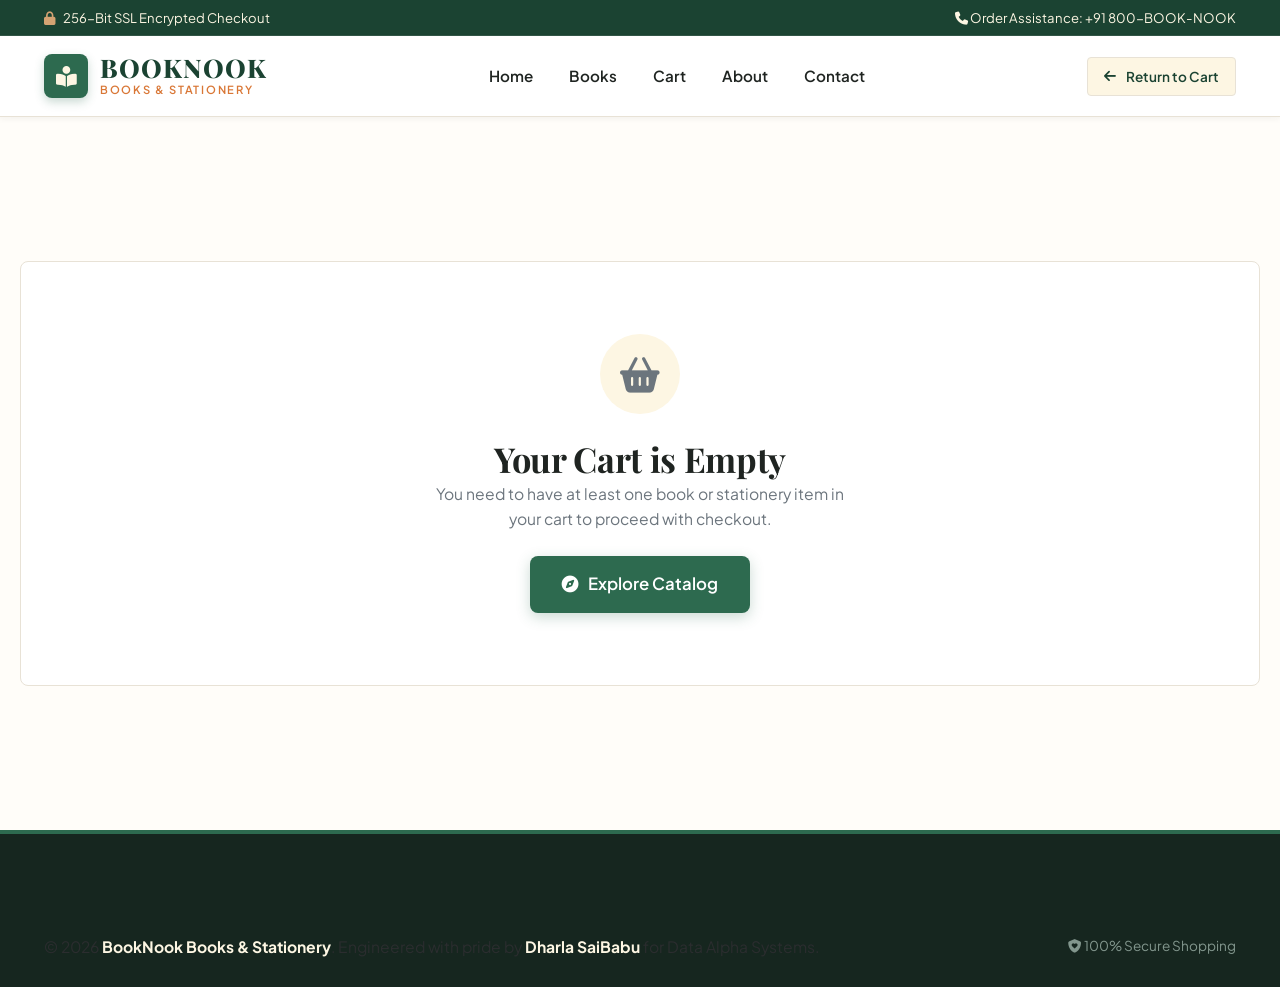
<file: checkout.html>
<!DOCTYPE html>
<html lang="en">
<head>
  <meta charset="UTF-8">
  <meta name="viewport" content="width=device-width, initial-scale=1.0">
  <meta name="description" content="Secure Checkout at BookNook. Enter shipping address, choose delivery, gift wrapping, and simulated payment.">
  <meta name="author" content="Dharla SaiBabu (SaiBabu Dharla) - Data Alpha Systems">
  <title>Checkout | BookNook</title>

  <!-- Google Fonts -->
  <link rel="preconnect" href="https://fonts.googleapis.com">
  <link rel="preconnect" href="https://fonts.gstatic.com" crossorigin>
  <link href="https://fonts.googleapis.com/css2?family=Cormorant+Garamond:ital,wght@0,500;0,600;0,700;1,400&family=Playfair+Display:ital,wght@0,600;0,700;0,800;1,600&family=Plus+Jakarta+Sans:wght@400;500;600;700&display=swap" rel="stylesheet">

  <!-- Font Awesome 6 Icons -->
  <link rel="stylesheet" href="https://cdnjs.cloudflare.com/ajax/libs/font-awesome/6.5.1/css/all.min.css">

  <!-- Core Styles -->
  <link rel="stylesheet" href="css/style.css">
  <link rel="stylesheet" href="css/pages.css">
  <link rel="stylesheet" href="css/responsive.css">
</head>
<body>

  <!-- Top Bar -->
  <aside class="top-bar">
    <div class="container">
      <div class="top-bar-left">
        <span><i class="fa-solid fa-lock"></i> 256-Bit SSL Encrypted Checkout</span>
      </div>
      <div class="top-bar-right">
        <span><i class="fa-solid fa-phone"></i> Order Assistance: +91 800-BOOK-NOOK</span>
      </div>
    </div>
  </aside>

  <!-- Global Header -->
  <header class="site-header">
    <div class="container">
      <div class="header-inner">
        <a href="index.html" class="brand-logo" aria-label="BookNook Home">
          <div class="brand-icon">
            <i class="fa-solid fa-book-open-reader"></i>
          </div>
          <div class="brand-text">
            <span class="brand-title">BOOKNOOK</span>
            <span class="brand-tagline">Books &amp; Stationery</span>
          </div>
        </a>

        <nav class="desktop-nav" aria-label="Main Navigation">
          <a href="index.html" class="nav-link">Home</a>
          <a href="products.html" class="nav-link">Books</a>
          <a href="cart.html" class="nav-link">Cart</a>
          <a href="about.html" class="nav-link">About</a>
          <a href="contact.html" class="nav-link">Contact</a>
        </nav>

        <div class="header-actions">
          <a href="cart.html" class="btn btn-secondary btn-sm">
            <i class="fa-solid fa-arrow-left"></i> Return to Cart
          </a>
        </div>
      </div>
    </div>
  </header>

  <!-- Main Checkout Content -->
  <main class="section" id="checkout-main-section">
    <div class="container">
      
      <div style="margin-bottom: 2rem;">
        <span class="section-tag">Step 2 of 2</span>
        <h1>Secure Order Checkout</h1>
        <p style="color: var(--color-muted);">Please provide your delivery destination and select a simulated payment gateway.</p>
      </div>

      <div class="checkout-layout">
        
        <!-- Left: Form Steps -->
        <form id="checkout-form" class="checkout-form-card">
          
          <!-- Step 1: Customer Contact & Shipping Address -->
          <section class="checkout-step">
            <h3 class="step-title">
              <span class="step-num">1</span>
              <span>Shipping &amp; Recipient Information</span>
            </h3>

            <div class="form-grid">
              <div class="form-group">
                <label for="checkout-name">Recipient Full Name *</label>
                <input type="text" id="checkout-name" class="form-control" placeholder="e.g. Dharla SaiBabu" required>
              </div>

              <div class="form-group">
                <label for="checkout-phone">Mobile Phone (for delivery SMS) *</label>
                <input type="tel" id="checkout-phone" class="form-control" placeholder="+91 98765 43210" required>
              </div>

              <div class="form-group full-width">
                <label for="checkout-email">Email Address (for order receipt) *</label>
                <input type="email" id="checkout-email" class="form-control" placeholder="reader@example.com" required>
              </div>

              <div class="form-group full-width">
                <label for="checkout-street">Street Address, House/Flat No, Landmark *</label>
                <input type="text" id="checkout-street" class="form-control" placeholder="Flat 402, Oakwood Manor, Main Road" required>
              </div>

              <div class="form-group">
                <label for="checkout-city">City / Town *</label>
                <input type="text" id="checkout-city" class="form-control" placeholder="Hyderabad" required>
              </div>

              <div class="form-group">
                <label for="checkout-state">State / Province *</label>
                <input type="text" id="checkout-state" class="form-control" placeholder="Telangana" required>
              </div>

              <div class="form-group">
                <label for="checkout-zip">Postal PIN Code *</label>
                <input type="text" id="checkout-zip" class="form-control" placeholder="500081" required>
              </div>

              <div class="form-group">
                <label for="checkout-country">Country</label>
                <input type="text" id="checkout-country" class="form-control" value="India" readonly>
              </div>
            </div>

            <!-- Gift Wrapping Option -->
            <label class="gift-wrap-card">
              <input type="checkbox" id="gift-wrap-checkbox" style="width:20px; height:20px; accent-color:var(--color-primary);">
              <div>
                <strong style="color:var(--color-charcoal); display:flex; align-items:center; gap:0.4rem;">
                  <i class="fa-solid fa-gift text-forest"></i> Add Signature Literary Gift Wrapping (+₹50)
                </strong>
                <p style="font-size:0.82rem; color:var(--color-muted); margin-top:0.2rem;">
                  Includes antique kraft wrapping paper, emerald satin ribbon, wax stamped seal, and an embossed personalized bookmark.
                </p>
              </div>
            </label>
          </section>

          <!-- Step 2: Payment Simulation -->
          <section class="checkout-step">
            <h3 class="step-title">
              <span class="step-num">2</span>
              <span>Payment Mode (Simulated Gateway)</span>
            </h3>

            <div class="radio-cards-group" style="margin-bottom: 1.5rem;">
              <label class="radio-card">
                <input type="radio" name="paymentMethod" value="card" checked>
                <div>
                  <strong><i class="fa-solid fa-credit-card text-forest"></i> Credit / Debit Card</strong>
                  <p style="font-size: 0.8rem; color: var(--color-muted);">Visa, MasterCard, RuPay</p>
                </div>
              </label>

              <label class="radio-card">
                <input type="radio" name="paymentMethod" value="upi">
                <div>
                  <strong><i class="fa-solid fa-mobile-screen-button text-forest"></i> Instant UPI / QR</strong>
                  <p style="font-size: 0.8rem; color: var(--color-muted);">GPay, PhonePe, Paytm</p>
                </div>
              </label>

              <label class="radio-card">
                <input type="radio" name="paymentMethod" value="cod">
                <div>
                  <strong><i class="fa-solid fa-money-bill-wave text-forest"></i> Cash on Delivery</strong>
                  <p style="font-size: 0.8rem; color: var(--color-muted);">Pay cash upon receipt</p>
                </div>
              </label>
            </div>

            <!-- Card simulation fields -->
            <div id="payment-box-card" class="payment-fields-box" style="background: var(--color-cream); padding: 1.25rem; border-radius: var(--radius-md);">
              <div class="form-grid">
                <div class="form-group full-width">
                  <label for="card-number">Card Number</label>
                  <input type="text" id="card-number" class="form-control" placeholder="4532 •••• •••• 8892" value="4532 8901 2345 6789">
                </div>
                <div class="form-group">
                  <label for="card-expiry">Expiry Date</label>
                  <input type="text" id="card-expiry" class="form-control" placeholder="MM/YY" value="12/28">
                </div>
                <div class="form-group">
                  <label for="card-cvv">CVV</label>
                  <input type="password" id="card-cvv" class="form-control" placeholder="123" value="456" maxlength="4">
                </div>
              </div>
            </div>

            <!-- UPI simulation fields -->
            <div id="payment-box-upi" class="payment-fields-box" style="display:none; background: var(--color-cream); padding: 1.25rem; border-radius: var(--radius-md);">
              <div class="form-group">
                <label for="upi-id">Virtual Payment Address (VPA / UPI ID)</label>
                <input type="text" id="upi-id" class="form-control" placeholder="username@okhdfcbank" value="reader@upi">
              </div>
              <p style="font-size:0.8rem; color:var(--color-muted); margin-top:0.4rem;">
                <i class="fa-solid fa-info-circle"></i> A simulated payment authorization push will be approved instantly.
              </p>
            </div>

            <!-- COD simulation fields -->
            <div id="payment-box-cod" class="payment-fields-box" style="display:none; background: var(--color-cream); padding: 1.25rem; border-radius: var(--radius-md);">
              <p style="font-size:0.88rem; color:var(--color-charcoal);">
                <i class="fa-solid fa-hand-holding-dollar text-forest"></i> Please keep exact change ready upon delivery. No additional COD handling surcharge applied.
              </p>
            </div>
          </section>

          <!-- Submit Button -->
          <button type="submit" class="btn btn-primary btn-block btn-lg" style="font-size: 1.1rem; padding: 1rem;">
            <i class="fa-solid fa-bag-shopping"></i> Complete &amp; Place Order
          </button>
        </form>

        <!-- Right: Order Summary Sidebar -->
        <aside class="cart-summary-card">
          <h3 class="summary-heading">Items In Your Order</h3>

          <div id="checkout-items-list" style="max-height: 280px; overflow-y: auto; margin-bottom: 1.25rem; padding-right: 0.3rem;">
            <!-- Rendered by checkout.js -->
          </div>

          <div class="summary-row">
            <span style="color: var(--color-muted);">Items Subtotal:</span>
            <span id="checkout-subtotal" style="font-weight: 600;">₹0</span>
          </div>

          <div class="summary-row" id="checkout-giftwrap-row" style="display: none; color: var(--color-primary);">
            <span>Artisan Gift Wrapping:</span>
            <span id="checkout-giftwrap-val" style="font-weight: 600;">+₹50</span>
          </div>

          <div class="summary-row">
            <span style="color: var(--color-muted);">Delivery Fee:</span>
            <span id="checkout-shipping" style="font-weight: 600;">FREE</span>
          </div>

          <div class="summary-total-row">
            <span>Total Payable:</span>
            <span id="checkout-grand-total">₹0</span>
          </div>

          <div style="margin-top: 1.5rem; padding-top: 1.25rem; border-top: 1px solid var(--color-border); font-size: 0.82rem; color: var(--color-muted); line-height: 1.5;">
            <p><i class="fa-solid fa-shield-check text-forest"></i> Protected by simulated SSL gateway.</p>
            <p><i class="fa-solid fa-box-open text-forest"></i> Eco-friendly recyclable cardboard packing.</p>
          </div>
        </aside>

      </div>
    </div>
  </main>

  <!-- Global Footer -->
  <footer class="site-footer">
    <div class="container">
      <div class="footer-bottom">
        <p>&copy; 2026 <strong>BookNook Books &amp; Stationery</strong>. Engineered with pride by <strong>Dharla SaiBabu</strong> for Data Alpha Systems.</p>
        <div class="footer-badges">
          <span><i class="fa-solid fa-shield-heart"></i> 100% Secure Shopping</span>
        </div>
      </div>
    </div>
  </footer>

  <!-- Scripts -->
  <script src="js/data.js"></script>
  <script src="js/app.js"></script>
  <script src="js/checkout.js"></script>
</body>
</html>
</file>
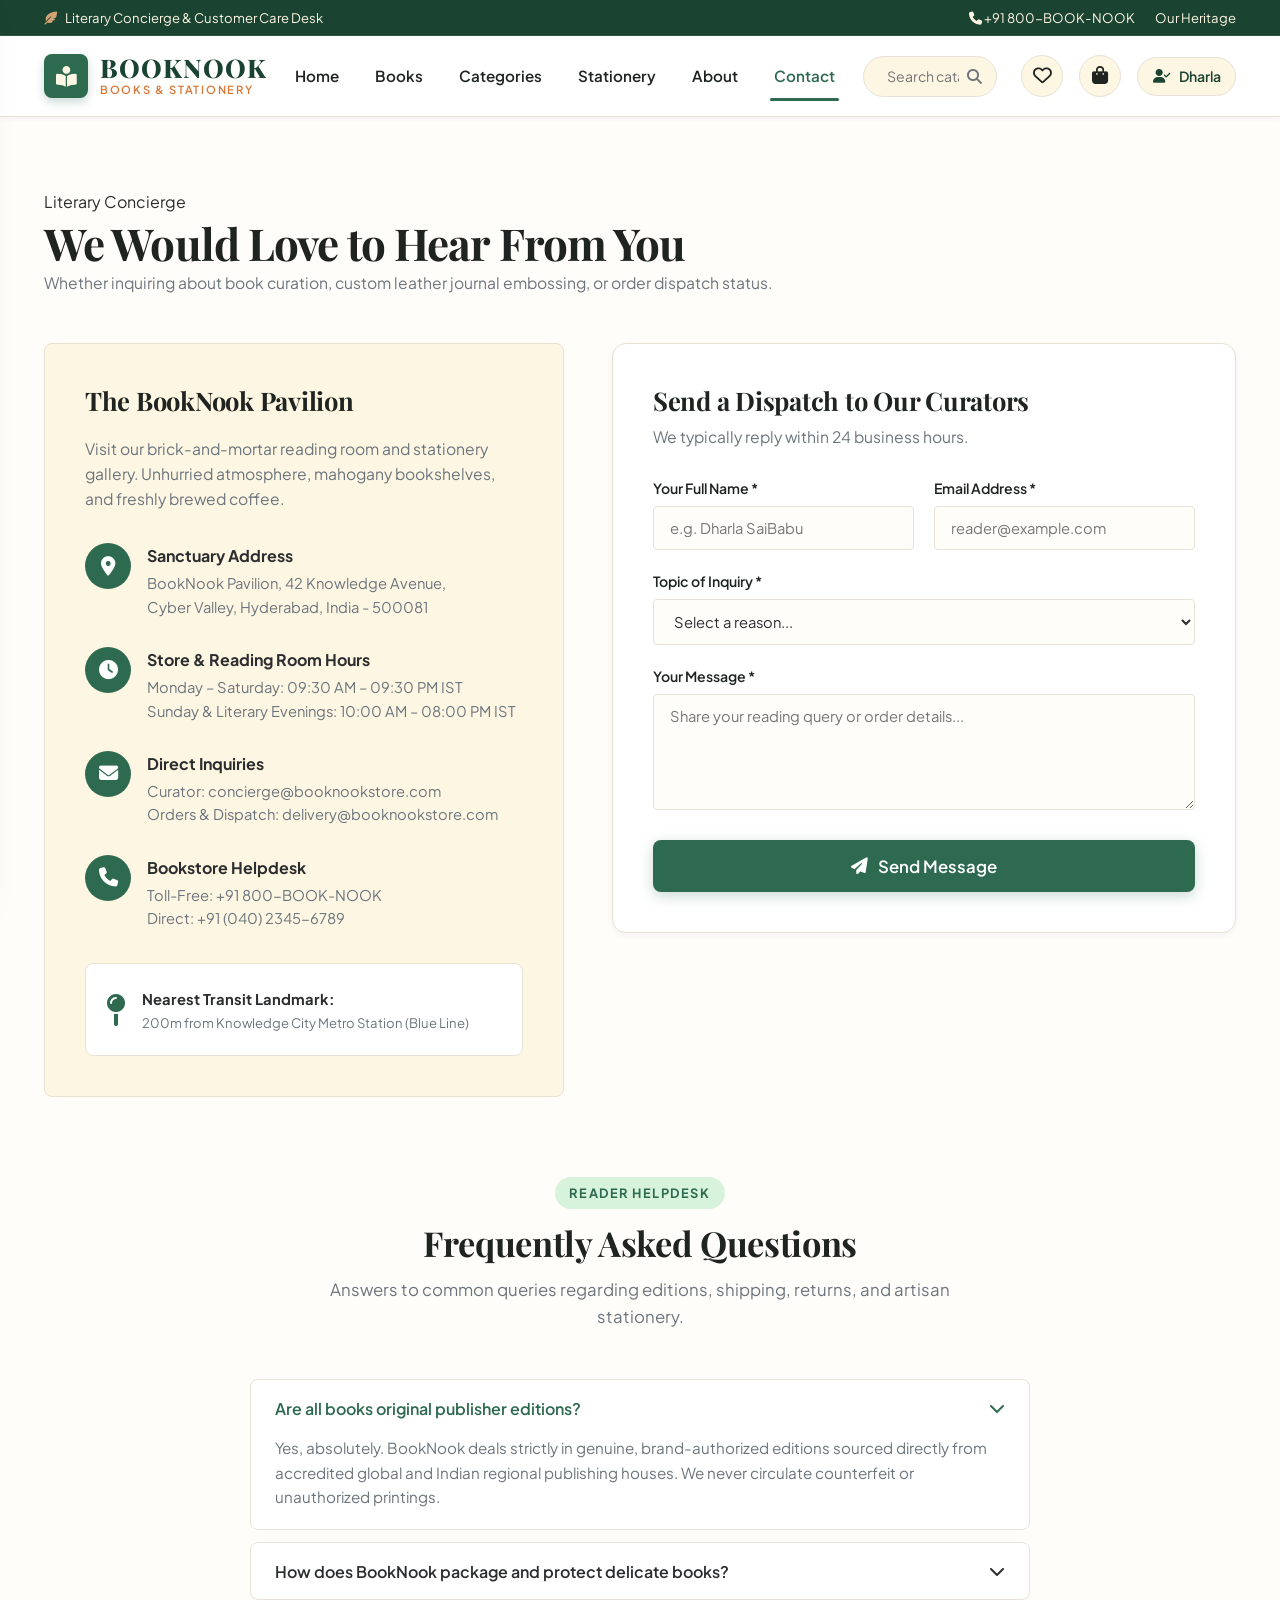
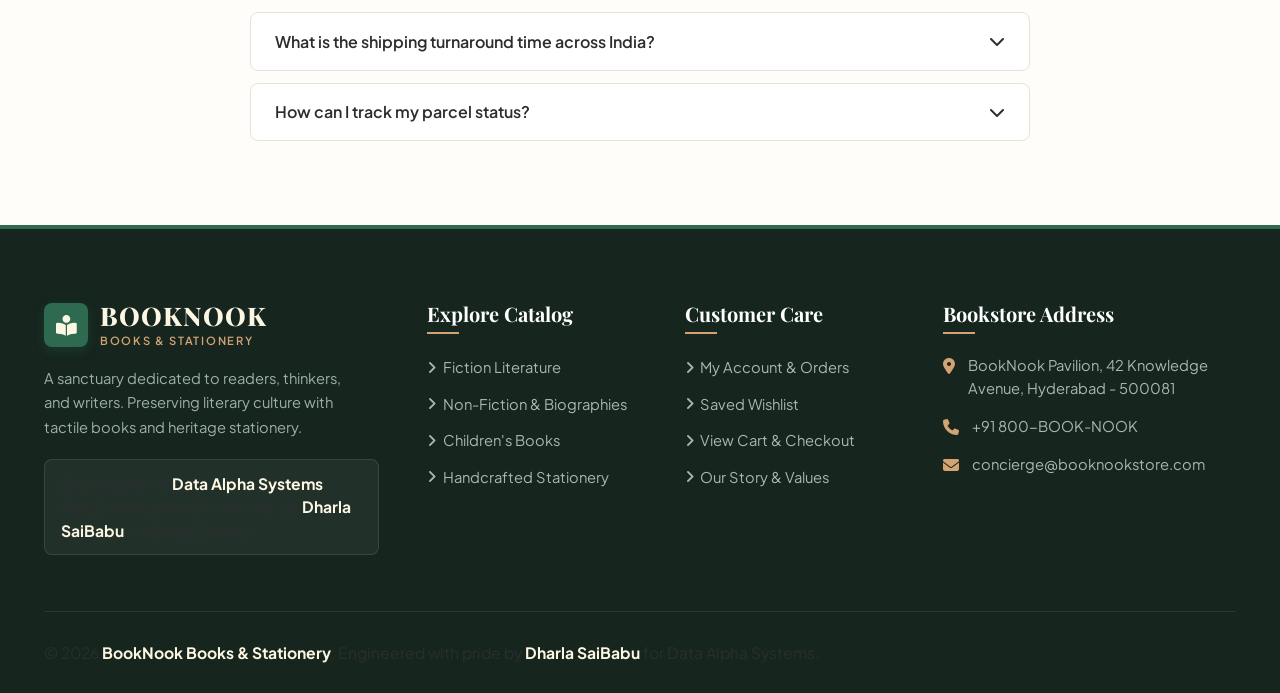
<file: contact.html>
<!DOCTYPE html>
<html lang="en">
<head>
  <meta charset="UTF-8">
  <meta name="viewport" content="width=device-width, initial-scale=1.0">
  <meta name="description" content="Connect with BookNook Books & Stationery. Store locations, operating hours, reader support, and interactive literary FAQ.">
  <meta name="author" content="Dharla SaiBabu (SaiBabu Dharla) - Data Alpha Systems">
  <title>Contact &amp; Concierge | BookNook</title>

  <!-- Google Fonts -->
  <link rel="preconnect" href="https://fonts.googleapis.com">
  <link rel="preconnect" href="https://fonts.gstatic.com" crossorigin>
  <link href="https://fonts.googleapis.com/css2?family=Cormorant+Garamond:ital,wght@0,500;0,600;0,700;1,400&family=Playfair+Display:ital,wght@0,600;0,700;0,800;1,600&family=Plus+Jakarta+Sans:wght@400;500;600;700&display=swap" rel="stylesheet">

  <!-- Font Awesome 6 Icons -->
  <link rel="stylesheet" href="https://cdnjs.cloudflare.com/ajax/libs/font-awesome/6.5.1/css/all.min.css">

  <!-- Core Styles -->
  <link rel="stylesheet" href="css/style.css">
  <link rel="stylesheet" href="css/pages.css">
  <link rel="stylesheet" href="css/responsive.css">
</head>
<body>

  <!-- Top Bar -->
  <aside class="top-bar">
    <div class="container">
      <div class="top-bar-left">
        <span><i class="fa-solid fa-feather-pointed"></i> Literary Concierge &amp; Customer Care Desk</span>
      </div>
      <div class="top-bar-right">
        <span><i class="fa-solid fa-phone"></i> +91 800-BOOK-NOOK</span>
        <a href="about.html">Our Heritage</a>
      </div>
    </div>
  </aside>

  <!-- Global Header -->
  <header class="site-header">
    <div class="container">
      <div class="header-inner">
        <a href="index.html" class="brand-logo" aria-label="BookNook Home">
          <div class="brand-icon">
            <i class="fa-solid fa-book-open-reader"></i>
          </div>
          <div class="brand-text">
            <span class="brand-title">BOOKNOOK</span>
            <span class="brand-tagline">Books &amp; Stationery</span>
          </div>
        </a>

        <nav class="desktop-nav" aria-label="Main Navigation">
          <a href="index.html" class="nav-link">Home</a>
          <a href="products.html" class="nav-link">Books</a>
          <a href="categories.html" class="nav-link">Categories</a>
          <a href="stationery.html" class="nav-link">Stationery</a>
          <a href="about.html" class="nav-link">About</a>
          <a href="contact.html" class="nav-link active">Contact</a>
        </nav>

        <div class="header-search">
          <form class="search-form" action="products.html" method="GET">
            <input type="text" name="search" class="search-input" placeholder="Search catalog..." aria-label="Search catalog">
            <button type="submit" class="search-btn" aria-label="Search"><i class="fa-solid fa-magnifying-glass"></i></button>
          </form>
        </div>

        <div class="header-actions">
          <a href="account.html#wishlist" class="action-btn" title="View Wishlist">
            <i class="fa-regular fa-heart"></i>
            <span class="badge-count wishlist-badge-count" style="display:none;">0</span>
          </a>

          <a href="cart.html" class="action-btn" title="Shopping Cart">
            <i class="fa-solid fa-bag-shopping"></i>
            <span class="badge-count cart-badge cart-badge-count" style="display:none;">0</span>
          </a>

          <a href="login.html" id="header-user-btn" class="user-profile-btn">
            <i class="fa-regular fa-user"></i>
            <span class="d-none-sm">Login</span>
          </a>

          <button type="button" class="mobile-nav-toggle" aria-label="Open mobile menu">
            <i class="fa-solid fa-bars"></i>
          </button>
        </div>
      </div>
    </div>
  </header>

  <!-- Mobile Drawer -->
  <div class="drawer-overlay"></div>
  <aside class="mobile-nav-drawer" aria-label="Mobile Navigation">
    <div class="drawer-header">
      <div class="brand-logo">
        <div class="brand-icon" style="width:36px; height:36px; font-size:1.1rem;">
          <i class="fa-solid fa-book-open-reader"></i>
        </div>
        <div class="brand-text">
          <span class="brand-title" style="font-size:1.3rem;">BOOKNOOK</span>
        </div>
      </div>
      <button type="button" class="drawer-close-btn" aria-label="Close mobile menu"><i class="fa-solid fa-xmark"></i></button>
    </div>

    <ul class="drawer-nav-list">
      <li class="drawer-nav-item"><a href="index.html"><i class="fa-solid fa-house"></i> Home</a></li>
      <li class="drawer-nav-item"><a href="products.html"><i class="fa-solid fa-book"></i> All Books</a></li>
      <li class="drawer-nav-item"><a href="fiction.html"><i class="fa-solid fa-shapes"></i> Fiction</a></li>
      <li class="drawer-nav-item"><a href="stationery.html"><i class="fa-solid fa-pen-nib"></i> Stationery</a></li>
      <li class="drawer-nav-item"><a href="account.html#wishlist"><i class="fa-solid fa-heart"></i> My Wishlist</a></li>
      <li class="drawer-nav-item"><a href="cart.html"><i class="fa-solid fa-bag-shopping"></i> Shopping Cart</a></li>
      <li class="drawer-nav-item"><a href="account.html"><i class="fa-solid fa-user"></i> My Account</a></li>
      <li class="drawer-nav-item"><a href="about.html"><i class="fa-solid fa-circle-info"></i> About Us</a></li>
      <li class="drawer-nav-item"><a href="contact.html" class="active"><i class="fa-solid fa-envelope"></i> Contact Us</a></li>
    </ul>
  </aside>

  <!-- Main Content -->
  <main class="section">
    <div class="container">
      
      <div style="margin-bottom: 3rem;">
        <span class="section-tag">Literary Concierge</span>
        <h1>We Would Love to Hear From You</h1>
        <p style="color: var(--color-muted);">Whether inquiring about book curation, custom leather journal embossing, or order dispatch status.</p>
      </div>

      <div class="contact-layout">
        
        <!-- Left: Bookstore Location & Contact Details -->
        <div class="contact-info-card">
          <h2 style="font-size: 1.6rem; margin-bottom: 1.25rem;">The BookNook Pavilion</h2>
          <p style="color: var(--color-muted); margin-bottom: 2rem;">
            Visit our brick-and-mortar reading room and stationery gallery. Unhurried atmosphere, mahogany bookshelves, and freshly brewed coffee.
          </p>

          <div class="info-item">
            <div class="info-item-icon"><i class="fa-solid fa-location-dot"></i></div>
            <div>
              <strong style="display:block; font-size:1rem; margin-bottom:0.2rem;">Sanctuary Address</strong>
              <p style="color:var(--color-muted); font-size:0.92rem;">
                BookNook Pavilion, 42 Knowledge Avenue,<br>Cyber Valley, Hyderabad, India - 500081
              </p>
            </div>
          </div>

          <div class="info-item">
            <div class="info-item-icon"><i class="fa-solid fa-clock"></i></div>
            <div>
              <strong style="display:block; font-size:1rem; margin-bottom:0.2rem;">Store &amp; Reading Room Hours</strong>
              <p style="color:var(--color-muted); font-size:0.92rem;">
                Monday – Saturday: 09:30 AM – 09:30 PM IST<br>
                Sunday &amp; Literary Evenings: 10:00 AM – 08:00 PM IST
              </p>
            </div>
          </div>

          <div class="info-item">
            <div class="info-item-icon"><i class="fa-solid fa-envelope"></i></div>
            <div>
              <strong style="display:block; font-size:1rem; margin-bottom:0.2rem;">Direct Inquiries</strong>
              <p style="color:var(--color-muted); font-size:0.92rem;">
                Curator: concierge@booknookstore.com<br>
                Orders &amp; Dispatch: delivery@booknookstore.com
              </p>
            </div>
          </div>

          <div class="info-item">
            <div class="info-item-icon"><i class="fa-solid fa-phone"></i></div>
            <div>
              <strong style="display:block; font-size:1rem; margin-bottom:0.2rem;">Bookstore Helpdesk</strong>
              <p style="color:var(--color-muted); font-size:0.92rem;">
                Toll-Free: +91 800-BOOK-NOOK<br>
                Direct: +91 (040) 2345-6789
              </p>
            </div>
          </div>

          <!-- Stylized Bookstore Location Card -->
          <div style="background:var(--color-white); border:1px solid var(--color-border); border-radius:var(--radius-md); padding:1.25rem; margin-top:2rem; display:flex; align-items:center; gap:1rem;">
            <div style="font-size:2rem; color:var(--color-primary);"><i class="fa-solid fa-map-pin"></i></div>
            <div>
              <strong style="font-size:0.92rem;">Nearest Transit Landmark:</strong>
              <p style="font-size:0.82rem; color:var(--color-muted);">200m from Knowledge City Metro Station (Blue Line)</p>
            </div>
          </div>
        </div>

        <!-- Right: Interactive Validated Contact Form -->
        <div style="background: var(--color-white); border: 1px solid var(--color-border); border-radius: var(--radius-lg); padding: 2.5rem; box-shadow: var(--shadow-sm);">
          <h2 style="font-size: 1.6rem; margin-bottom: 0.5rem;">Send a Dispatch to Our Curators</h2>
          <p class="text-muted" style="margin-bottom: 1.75rem;">We typically reply within 24 business hours.</p>

          <form id="contact-form">
            <div class="form-grid" style="margin-bottom: 1.25rem;">
              <div class="form-group">
                <label for="contact-name">Your Full Name *</label>
                <input type="text" id="contact-name" class="form-control" placeholder="e.g. Dharla SaiBabu" required>
              </div>
              <div class="form-group">
                <label for="contact-email">Email Address *</label>
                <input type="email" id="contact-email" class="form-control" placeholder="reader@example.com" required>
              </div>
            </div>

            <div class="form-group" style="margin-bottom: 1.25rem;">
              <label for="contact-subject">Topic of Inquiry *</label>
              <select id="contact-subject" class="form-control" required>
                <option value="">Select a reason...</option>
                <option value="Order Tracking & Delivery">Order Tracking &amp; Delivery</option>
                <option value="Book Recommendation Request">Book Recommendation Request</option>
                <option value="Custom Stationery / Gift Order">Custom Stationery / Gift Order</option>
                <option value="Book Club & Literary Gatherings">Book Club &amp; Literary Gatherings</option>
                <option value="Internship & Project Inquiries">Internship &amp; Project Inquiries</option>
              </select>
            </div>

            <div class="form-group" style="margin-bottom: 1.5rem;">
              <label for="contact-message">Your Message *</label>
              <textarea id="contact-message" class="form-control" rows="5" placeholder="Share your reading query or order details..." required></textarea>
            </div>

            <button type="submit" class="btn btn-primary btn-lg btn-block">
              <i class="fa-solid fa-paper-plane"></i> Send Message
            </button>
          </form>

          <div id="contact-success-box" style="display:none; background:var(--color-primary-subtle); border:1px solid var(--color-primary); border-radius:var(--radius-md); padding:1.5rem; margin-top:1.5rem; text-align:center;">
            <i class="fa-solid fa-circle-check" style="color:var(--color-primary); font-size:2rem; margin-bottom:0.5rem;"></i>
            <h4 style="color:var(--color-primary-dark); margin-bottom:0.25rem;">Message Dispatched!</h4>
            <p style="font-size:0.9rem; color:var(--color-primary-dark);">Thank you for contacting BookNook. Our concierge team has received your note.</p>
          </div>
        </div>

      </div>

      <!-- FAQ Accordion Section -->
      <section style="margin-top: 5rem;">
        <div class="section-header">
          <span class="section-tag">Reader Helpdesk</span>
          <h2>Frequently Asked Questions</h2>
          <p>Answers to common queries regarding editions, shipping, returns, and artisan stationery.</p>
        </div>

        <div style="max-width: 780px; margin: 0 auto;">
          <div class="accordion-item active">
            <button type="button" class="accordion-header" onclick="this.parentElement.classList.toggle('active')">
              <span>Are all books original publisher editions?</span>
              <i class="fa-solid fa-chevron-down"></i>
            </button>
            <div class="accordion-body">
              Yes, absolutely. BookNook deals strictly in genuine, brand-authorized editions sourced directly from accredited global and Indian regional publishing houses. We never circulate counterfeit or unauthorized printings.
            </div>
          </div>

          <div class="accordion-item">
            <button type="button" class="accordion-header" onclick="this.parentElement.classList.toggle('active')">
              <span>How does BookNook package and protect delicate books?</span>
              <i class="fa-solid fa-chevron-down"></i>
            </button>
            <div class="accordion-body">
              Every book parcel is shielded with reinforced corrugated cardboard corners, moisture-proof biodegradable paper wraps, and sealed with our signature wax stamp. We ensure spines remain crisp during transit.
            </div>
          </div>

          <div class="accordion-item">
            <button type="button" class="accordion-header" onclick="this.parentElement.classList.toggle('active')">
              <span>What is the shipping turnaround time across India?</span>
              <i class="fa-solid fa-chevron-down"></i>
            </button>
            <div class="accordion-body">
              Orders are dispatched from our Hyderabad warehouse within 24–48 hours. Metro deliveries typically arrive within 2–3 business days, with standard transit taking 4–5 days to all serviceable pin codes.
            </div>
          </div>

          <div class="accordion-item">
            <button type="button" class="accordion-header" onclick="this.parentElement.classList.toggle('active')">
              <span>How can I track my parcel status?</span>
              <i class="fa-solid fa-chevron-down"></i>
            </button>
            <div class="accordion-body">
              You can navigate to the <a href="account.html" style="color:var(--color-primary); font-weight:700;">Account &gt; Orders</a> dashboard at any time to inspect your live simulated dispatch progress bar with our 6-stage telemetry.
            </div>
          </div>
        </div>
      </section>

    </div>
  </main>

  <!-- Global Footer -->
  <footer class="site-footer">
    <div class="container">
      <div class="footer-top">
        <div class="footer-brand">
          <div class="brand-logo">
            <div class="brand-icon">
              <i class="fa-solid fa-book-open-reader"></i>
            </div>
            <div class="brand-text">
              <span class="brand-title">BOOKNOOK</span>
              <span class="brand-tagline">Books &amp; Stationery</span>
            </div>
          </div>
          <p class="footer-desc">
            A sanctuary dedicated to readers, thinkers, and writers. Preserving literary culture with tactile books and heritage stationery.
          </p>
          <div class="internship-badge">
            <p>Developed for <strong>Data Alpha Systems</strong></p>
            <p>Web Development Internship by <strong>Dharla SaiBabu</strong> (SaiBabu Dharla)</p>
          </div>
        </div>

        <div>
          <h4 class="footer-heading">Explore Catalog</h4>
          <ul class="footer-links">
            <li><a href="fiction.html"><i class="fa-solid fa-angle-right"></i> Fiction Literature</a></li>
            <li><a href="non-fiction.html"><i class="fa-solid fa-angle-right"></i> Non-Fiction &amp; Biographies</a></li>
            <li><a href="children.html"><i class="fa-solid fa-angle-right"></i> Children's Books</a></li>
            <li><a href="stationery.html"><i class="fa-solid fa-angle-right"></i> Handcrafted Stationery</a></li>
          </ul>
        </div>

        <div>
          <h4 class="footer-heading">Customer Care</h4>
          <ul class="footer-links">
            <li><a href="account.html"><i class="fa-solid fa-angle-right"></i> My Account &amp; Orders</a></li>
            <li><a href="account.html#wishlist"><i class="fa-solid fa-angle-right"></i> Saved Wishlist</a></li>
            <li><a href="cart.html"><i class="fa-solid fa-angle-right"></i> View Cart &amp; Checkout</a></li>
            <li><a href="about.html"><i class="fa-solid fa-angle-right"></i> Our Story &amp; Values</a></li>
          </ul>
        </div>

        <div>
          <h4 class="footer-heading">Bookstore Address</h4>
          <ul class="footer-contact">
            <li><i class="fa-solid fa-location-dot"></i> <span>BookNook Pavilion, 42 Knowledge Avenue, Hyderabad - 500081</span></li>
            <li><i class="fa-solid fa-phone"></i> <span>+91 800-BOOK-NOOK</span></li>
            <li><i class="fa-solid fa-envelope"></i> <span>concierge@booknookstore.com</span></li>
          </ul>
        </div>
      </div>

      <div class="footer-bottom">
        <p>&copy; 2026 <strong>BookNook Books &amp; Stationery</strong>. Engineered with pride by <strong>Dharla SaiBabu</strong> for Data Alpha Systems.</p>
      </div>
    </div>
  </footer>

  <!-- Scripts -->
  <script src="js/data.js"></script>
  <script src="js/app.js"></script>
  <script>
    document.addEventListener('DOMContentLoaded', () => {
      const contactForm = document.getElementById('contact-form');
      const successBox = document.getElementById('contact-success-box');
      if (contactForm && successBox) {
        contactForm.addEventListener('submit', (e) => {
          e.preventDefault();
          contactForm.style.display = 'none';
          successBox.style.display = 'block';
          BookNookApp.showToast('Your message has been sent to our curators!', 'success');
        });
      }
    });
  </script>
</body>
</html>
</file>
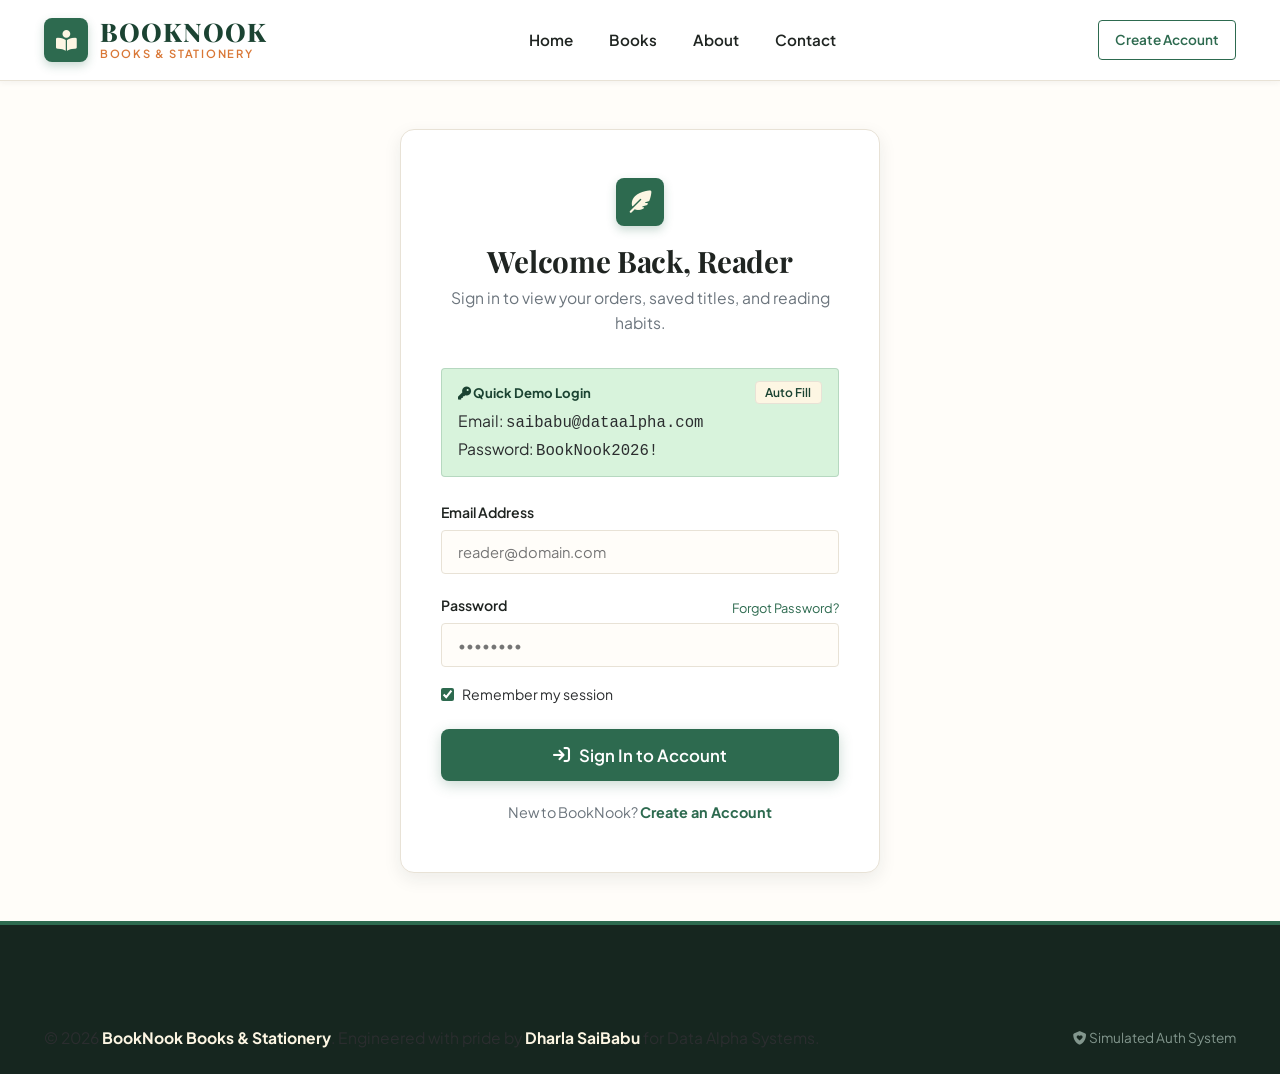
<file: login.html>
<!DOCTYPE html>
<html lang="en">
<head>
  <meta charset="UTF-8">
  <meta name="viewport" content="width=device-width, initial-scale=1.0">
  <meta name="description" content="Sign in to your BookNook account. Access orders, saved wishlist, and addresses.">
  <meta name="author" content="Dharla SaiBabu (SaiBabu Dharla) - Data Alpha Systems">
  <title>Login | BookNook</title>

  <!-- Google Fonts -->
  <link rel="preconnect" href="https://fonts.googleapis.com">
  <link rel="preconnect" href="https://fonts.gstatic.com" crossorigin>
  <link href="https://fonts.googleapis.com/css2?family=Cormorant+Garamond:ital,wght@0,500;0,600;0,700;1,400&family=Playfair+Display:ital,wght@0,600;0,700;0,800;1,600&family=Plus+Jakarta+Sans:wght@400;500;600;700&display=swap" rel="stylesheet">

  <!-- Font Awesome 6 Icons -->
  <link rel="stylesheet" href="https://cdnjs.cloudflare.com/ajax/libs/font-awesome/6.5.1/css/all.min.css">

  <!-- Core Styles -->
  <link rel="stylesheet" href="css/style.css">
  <link rel="stylesheet" href="css/pages.css">
  <link rel="stylesheet" href="css/responsive.css">
</head>
<body>

  <!-- Global Header -->
  <header class="site-header">
    <div class="container">
      <div class="header-inner">
        <a href="index.html" class="brand-logo" aria-label="BookNook Home">
          <div class="brand-icon">
            <i class="fa-solid fa-book-open-reader"></i>
          </div>
          <div class="brand-text">
            <span class="brand-title">BOOKNOOK</span>
            <span class="brand-tagline">Books &amp; Stationery</span>
          </div>
        </a>

        <nav class="desktop-nav">
          <a href="index.html" class="nav-link">Home</a>
          <a href="products.html" class="nav-link">Books</a>
          <a href="about.html" class="nav-link">About</a>
          <a href="contact.html" class="nav-link">Contact</a>
        </nav>

        <div class="header-actions">
          <a href="register.html" class="btn btn-outline btn-sm">Create Account</a>
        </div>
      </div>
    </div>
  </header>

  <!-- Login Form Wrapper -->
  <main class="auth-wrapper">
    <div class="auth-card">
      <div class="auth-header">
        <div class="brand-icon" style="margin: 0 auto 1rem; width: 48px; height: 48px; font-size: 1.4rem;">
          <i class="fa-solid fa-feather-pointed"></i>
        </div>
        <h2>Welcome Back, Reader</h2>
        <p class="text-muted">Sign in to view your orders, saved titles, and reading habits.</p>
      </div>

      <!-- Quick Demo Credentials Box -->
      <div class="demo-credentials-box">
        <div style="display:flex; justify-content:space-between; align-items:center; margin-bottom:0.25rem;">
          <strong><i class="fa-solid fa-key"></i> Quick Demo Login</strong>
          <button type="button" id="fill-demo-credentials" class="btn btn-sm btn-secondary" style="padding:0.2rem 0.6rem; font-size:0.75rem;">
            Auto Fill
          </button>
        </div>
        <p>Email: <code>saibabu@dataalpha.com</code></p>
        <p>Password: <code>BookNook2026!</code></p>
      </div>

      <form id="login-form">
        <div class="form-group" style="margin-bottom: 1.25rem;">
          <label for="login-email">Email Address</label>
          <input type="email" id="login-email" class="form-control" placeholder="reader@domain.com" required>
        </div>

        <div class="form-group" style="margin-bottom: 1rem;">
          <div style="display: flex; justify-content: space-between; align-items: center;">
            <label for="login-password">Password</label>
            <a href="contact.html" style="font-size: 0.8rem; color: var(--color-primary);">Forgot Password?</a>
          </div>
          <input type="password" id="login-password" class="form-control" placeholder="••••••••" required>
        </div>

        <div style="display: flex; align-items: center; justify-content: space-between; margin-bottom: 1.5rem; font-size: 0.88rem;">
          <label style="display: flex; align-items: center; gap: 0.5rem; cursor: pointer;">
            <input type="checkbox" id="remember-me" checked style="accent-color: var(--color-primary);">
            Remember my session
          </label>
        </div>

        <button type="submit" class="btn btn-primary btn-block btn-lg" style="margin-bottom: 1.25rem;">
          <i class="fa-solid fa-arrow-right-to-bracket"></i> Sign In to Account
        </button>

        <div style="text-align: center; font-size: 0.9rem; color: var(--color-muted);">
          New to BookNook? <a href="register.html" style="color: var(--color-primary); font-weight: 700;">Create an Account</a>
        </div>
      </form>
    </div>
  </main>

  <!-- Global Footer -->
  <footer class="site-footer">
    <div class="container">
      <div class="footer-bottom">
        <p>&copy; 2026 <strong>BookNook Books &amp; Stationery</strong>. Engineered with pride by <strong>Dharla SaiBabu</strong> for Data Alpha Systems.</p>
        <div class="footer-badges">
          <span><i class="fa-solid fa-shield-heart"></i> Simulated Auth System</span>
        </div>
      </div>
    </div>
  </footer>

  <!-- Scripts -->
  <script src="js/data.js"></script>
  <script src="js/app.js"></script>
  <script src="js/auth.js"></script>
</body>
</html>
</file>
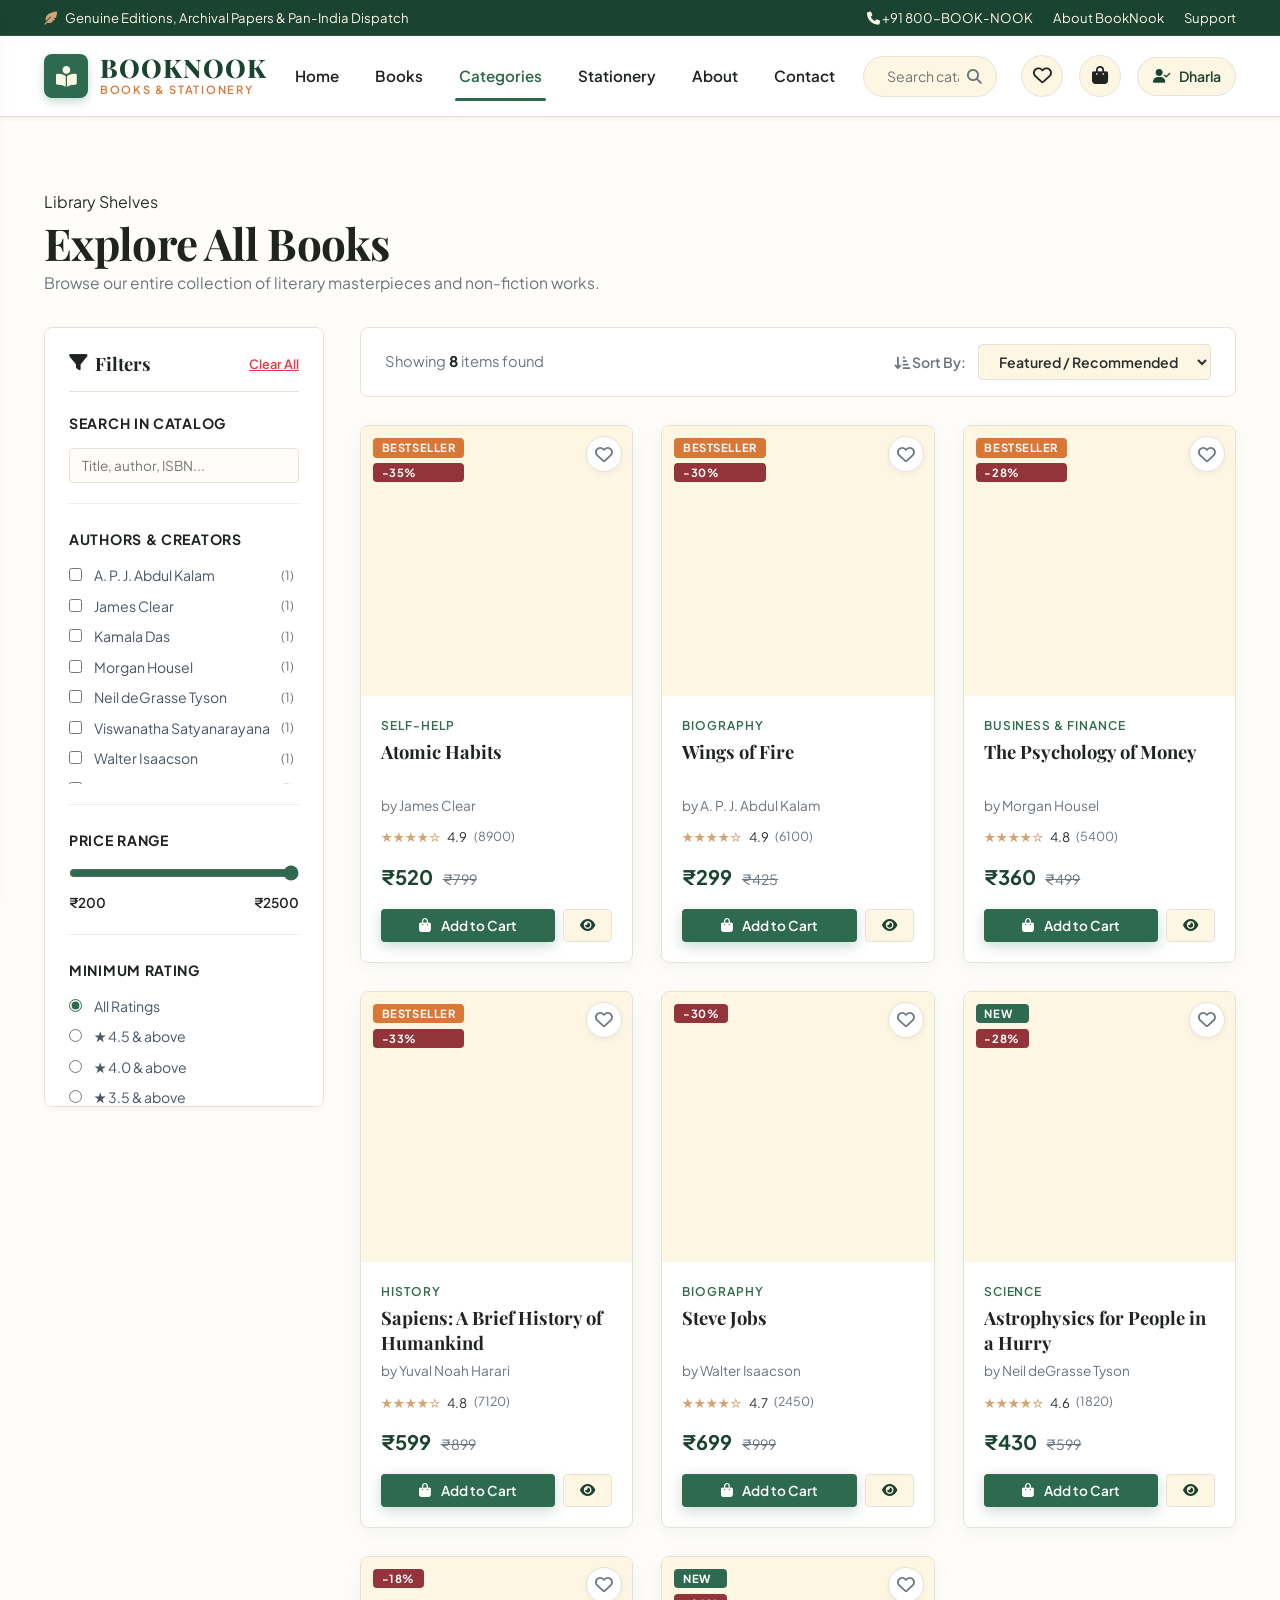
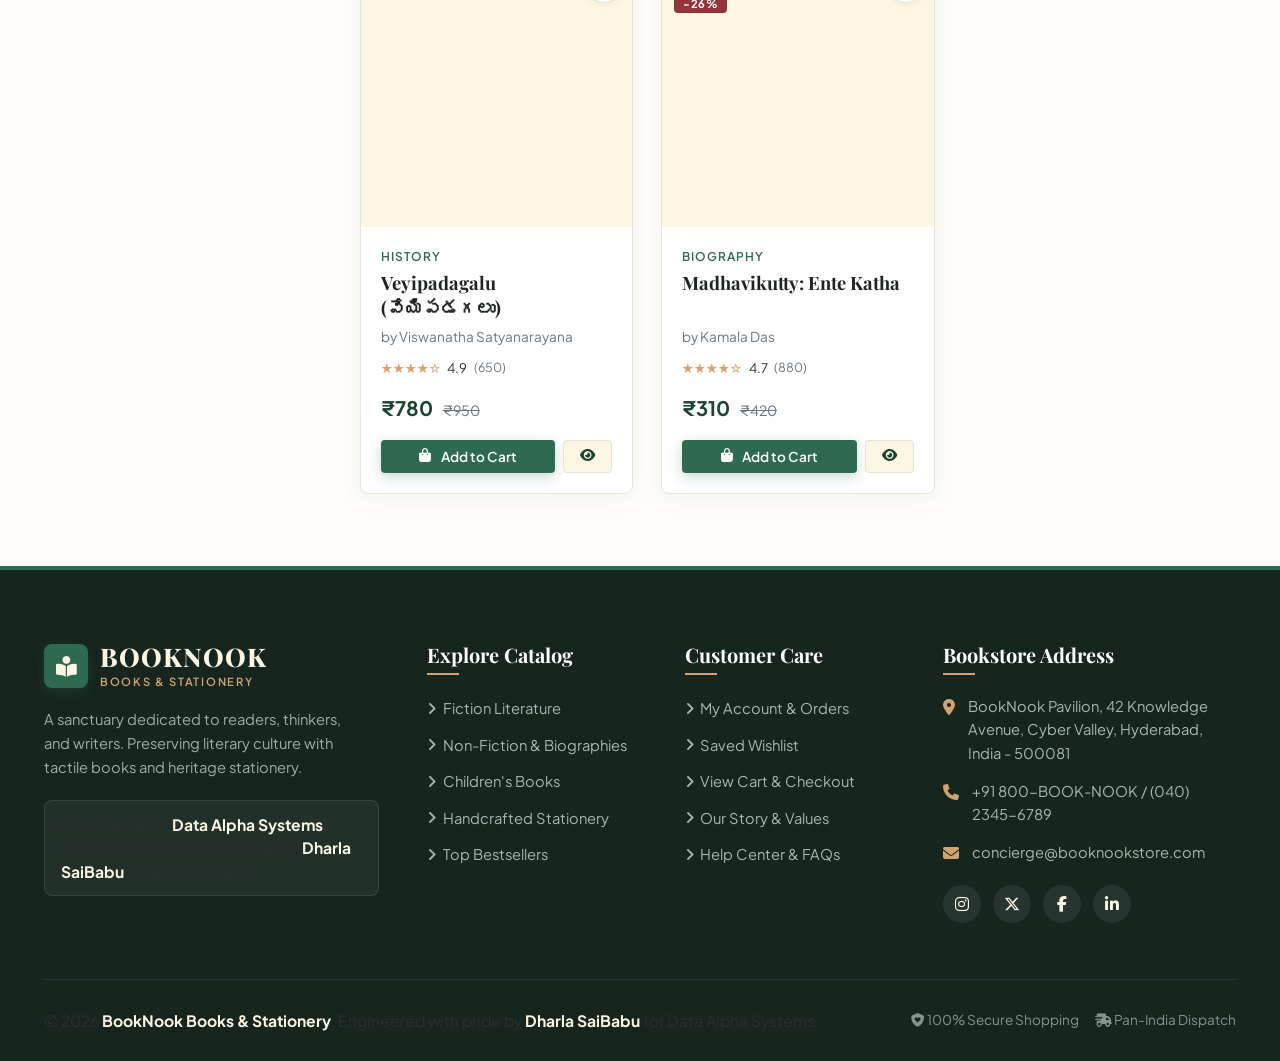
<file: non-fiction.html>
<!DOCTYPE html>
<html lang="en">
<head>
  <meta charset="UTF-8">
  <meta name="viewport" content="width=device-width, initial-scale=1.0">
  <meta name="description" content="Explore BookNook's complete catalog. Filter by fiction, non-fiction, children's literature, fine stationery, price, rating, and author.">
  <meta name="author" content="Dharla SaiBabu (SaiBabu Dharla) - Data Alpha Systems">
  <title>BookNook | All Books</title>

  <!-- Google Fonts -->
  <link rel="preconnect" href="https://fonts.googleapis.com">
  <link rel="preconnect" href="https://fonts.gstatic.com" crossorigin>
  <link href="https://fonts.googleapis.com/css2?family=Cormorant+Garamond:ital,wght@0,500;0,600;0,700;1,400&family=Playfair+Display:ital,wght@0,600;0,700;0,800;1,600&family=Plus+Jakarta+Sans:wght@400;500;600;700&display=swap" rel="stylesheet">

  <!-- Font Awesome 6 Icons -->
  <link rel="stylesheet" href="https://cdnjs.cloudflare.com/ajax/libs/font-awesome/6.5.1/css/all.min.css">

  <!-- Core Styles -->
  <link rel="stylesheet" href="css/style.css">
  <link rel="stylesheet" href="css/pages.css">
  <link rel="stylesheet" href="css/responsive.css">
</head>
<body>

  <!-- Top Bar -->
  <aside class="top-bar">
    <div class="container">
      <div class="top-bar-left">
        <span><i class="fa-solid fa-feather-pointed"></i> Genuine Editions, Archival Papers &amp; Pan-India Dispatch</span>
      </div>
      <div class="top-bar-right">
        <span><i class="fa-solid fa-phone"></i> +91 800-BOOK-NOOK</span>
        <a href="about.html">About BookNook</a>
        <a href="contact.html">Support</a>
      </div>
    </div>
  </aside>

  <!-- Global Header -->
  <header class="site-header">
    <div class="container">
      <div class="header-inner">
        <a href="index.html" class="brand-logo" aria-label="BookNook Home">
          <div class="brand-icon">
            <i class="fa-solid fa-book-open-reader"></i>
          </div>
          <div class="brand-text">
            <span class="brand-title">BOOKNOOK</span>
            <span class="brand-tagline">Books &amp; Stationery</span>
          </div>
        </a>

        <nav class="desktop-nav" aria-label="Main Navigation">
          <a href="index.html" class="nav-link">Home</a>
          <a href="products.html" class="nav-link">Books</a>
          <a href="categories.html" class="nav-link active">Categories</a>
          <a href="stationery.html" class="nav-link">Stationery</a>
          <a href="about.html" class="nav-link">About</a>
          <a href="contact.html" class="nav-link">Contact</a>
        </nav>

        <div class="header-search">
          <form class="search-form" action="non-fiction.html" method="GET">
            <input type="text" name="search" class="search-input" placeholder="Search catalog..." aria-label="Search catalog">
            <button type="submit" class="search-btn" aria-label="Search"><i class="fa-solid fa-magnifying-glass"></i></button>
          </form>
        </div>

        <div class="header-actions">
          <a href="account.html#wishlist" class="action-btn" title="View Wishlist" aria-label="Wishlist">
            <i class="fa-regular fa-heart"></i>
            <span class="badge-count wishlist-badge-count" style="display:none;">0</span>
          </a>

          <a href="cart.html" class="action-btn" title="Shopping Cart" aria-label="Shopping Cart">
            <i class="fa-solid fa-bag-shopping"></i>
            <span class="badge-count cart-badge cart-badge-count" style="display:none;">0</span>
          </a>

          <a href="login.html" id="header-user-btn" class="user-profile-btn" aria-label="Account">
            <i class="fa-regular fa-user"></i>
            <span class="d-none-sm">Login</span>
          </a>

          <button type="button" class="mobile-nav-toggle" aria-label="Open mobile menu">
            <i class="fa-solid fa-bars"></i>
          </button>
        </div>
      </div>
    </div>
  </header>

  <!-- Mobile Drawer -->
  <div class="drawer-overlay"></div>
  <aside class="mobile-nav-drawer" aria-label="Mobile Navigation">
    <div class="drawer-header">
      <div class="brand-logo">
        <div class="brand-icon" style="width:36px; height:36px; font-size:1.1rem;">
          <i class="fa-solid fa-book-open-reader"></i>
        </div>
        <div class="brand-text">
          <span class="brand-title" style="font-size:1.3rem;">BOOKNOOK</span>
        </div>
      </div>
      <button type="button" class="drawer-close-btn" aria-label="Close mobile menu"><i class="fa-solid fa-xmark"></i></button>
    </div>

    <div class="drawer-search">
      <form class="drawer-search-form" action="non-fiction.html" method="GET">
        <div class="search-form">
          <input type="text" name="search" class="search-input" placeholder="Search catalog...">
          <button type="submit" class="search-btn"><i class="fa-solid fa-magnifying-glass"></i></button>
        </div>
      </form>
    </div>

    <ul class="drawer-nav-list">
      <li class="drawer-nav-item"><a href="index.html"><i class="fa-solid fa-house"></i> Home</a></li>
      <li class="drawer-nav-item"><a href="products.html"><i class="fa-solid fa-book"></i> All Books</a></li>
      <li class="drawer-nav-item"><a href="fiction.html"><i class="fa-solid fa-shapes"></i> Fiction</a></li>
      <li class="drawer-nav-item"><a href="non-fiction.html"><i class="fa-solid fa-compass"></i> Non-Fiction</a></li>
      <li class="drawer-nav-item"><a href="children.html"><i class="fa-solid fa-child"></i> Children's Books</a></li>
      <li class="drawer-nav-item"><a href="stationery.html"><i class="fa-solid fa-pen-nib"></i> Stationery</a></li>
      <li class="drawer-nav-item"><a href="account.html#wishlist"><i class="fa-solid fa-heart"></i> My Wishlist</a></li>
      <li class="drawer-nav-item"><a href="cart.html"><i class="fa-solid fa-bag-shopping"></i> Shopping Cart</a></li>
      <li class="drawer-nav-item"><a href="account.html"><i class="fa-solid fa-user"></i> My Account</a></li>
      <li class="drawer-nav-item"><a href="about.html"><i class="fa-solid fa-circle-info"></i> About Us</a></li>
      <li class="drawer-nav-item"><a href="contact.html"><i class="fa-solid fa-envelope"></i> Contact Us</a></li>
    </ul>

    <div class="drawer-footer">
      <p>Data Alpha Systems Internship Project</p>
      <p>Developed by <strong>Dharla SaiBabu</strong></p>
    </div>
  </aside>

  <!-- Main Catalog Content -->
  <main class="section">
    <div class="container">
      
      <!-- Catalog Page Header -->
      <div style="margin-bottom: 2rem;">
        <span class="section-tag">Library Shelves</span>
        <h1>Explore All Books</h1>
        <p style="color: var(--color-muted);">Browse our entire collection of literary masterpieces and non-fiction works.</p>
      </div>

      <!-- Mobile Filter Toggle Button -->
      <div class="mobile-filter-btn-wrap" style="display: none;">
        <button type="button" id="mobile-filter-toggle-btn" class="btn btn-secondary btn-block">
          <i class="fa-solid fa-sliders"></i> Show Filters
        </button>
      </div>

      <!-- Catalog Main Grid -->
      <div class="catalog-layout">
        
        <!-- Filter Sidebar -->
        <aside class="catalog-sidebar" id="catalog-sidebar">
          <div class="sidebar-header">
            <h3><i class="fa-solid fa-filter"></i> Filters</h3>
            <button type="button" id="reset-filters-btn" class="reset-filters-btn">Clear All</button>
          </div>

          <!-- Live Keyword Filter -->
          <div class="filter-group">
            <span class="filter-title">Search In Catalog</span>
            <input type="text" id="catalog-search-input" class="form-control" placeholder="Title, author, ISBN..." style="font-size: 0.85rem; padding: 0.5rem 0.75rem;">
          </div>

          <!-- Category Filter -->
          <div class="filter-group">
            <span class="filter-title">Categories</span>
            <div class="filter-options-list" id="category-filter-list">
              <!-- Rendered by products.js -->
            </div>
          </div>

          <!-- Author Filter -->
          <div class="filter-group">
            <span class="filter-title">Authors &amp; Creators</span>
            <div class="filter-options-list" id="author-filter-list">
              <!-- Rendered by products.js -->
            </div>
          </div>

          <!-- Price Filter -->
          <div class="filter-group">
            <span class="filter-title">Price Range</span>
            <div class="price-range-wrap">
              <input type="range" id="price-slider" class="price-slider" min="200" max="2500" step="50" value="2500">
              <div class="price-values">
                <span>₹200</span>
                <span id="price-max-display">₹2500</span>
              </div>
            </div>
          </div>

          <!-- Rating Filter -->
          <div class="filter-group">
            <span class="filter-title">Minimum Rating</span>
            <div class="filter-options-list" id="rating-filter-list">
              <label class="filter-checkbox-label">
                <span><input type="radio" name="ratingFilter" value="0" checked> All Ratings</span>
              </label>
              <label class="filter-checkbox-label">
                <span><input type="radio" name="ratingFilter" value="4.5"> ★ 4.5 &amp; above</span>
              </label>
              <label class="filter-checkbox-label">
                <span><input type="radio" name="ratingFilter" value="4.0"> ★ 4.0 &amp; above</span>
              </label>
              <label class="filter-checkbox-label">
                <span><input type="radio" name="ratingFilter" value="3.5"> ★ 3.5 &amp; above</span>
              </label>
            </div>
          </div>

          <!-- Language Filter -->
          <div class="filter-group">
            <span class="filter-title">Languages</span>
            <div class="filter-options-list" id="language-filter-list">
              <!-- Rendered by products.js -->
            </div>
          </div>
        </aside>

        <!-- Catalog Product Grid Area -->
        <div>
          <!-- Header Bar: Count and Sort Dropdown -->
          <div class="catalog-content-header">
            <div class="results-count">
              Showing <strong id="results-count-number">0</strong> items found
            </div>

            <div class="catalog-sort-wrap">
              <label for="sort-by-select"><i class="fa-solid fa-arrow-down-short-wide"></i> Sort By:</label>
              <select id="sort-by-select" class="sort-select">
                <option value="featured">Featured / Recommended</option>
                <option value="bestseller">Top Bestselling</option>
                <option value="newest">New Arrivals</option>
                <option value="price-low">Price: Low to High</option>
                <option value="price-high">Price: High to Low</option>
                <option value="rating">Customer Rating</option>
                <option value="alpha">Alphabetical (A - Z)</option>
              </select>
            </div>
          </div>

          <!-- Products Grid -->
          <div class="product-grid" id="catalog-products-grid">
            <!-- Rendered dynamically by products.js -->
          </div>
        </div>

      </div>
    </div>
  </main>

  <!-- Global Footer -->
  <footer class="site-footer">
    <div class="container">
      <div class="footer-top">
        <div class="footer-brand">
          <div class="brand-logo">
            <div class="brand-icon">
              <i class="fa-solid fa-book-open-reader"></i>
            </div>
            <div class="brand-text">
              <span class="brand-title">BOOKNOOK</span>
              <span class="brand-tagline">Books &amp; Stationery</span>
            </div>
          </div>
          <p class="footer-desc">
            A sanctuary dedicated to readers, thinkers, and writers. Preserving literary culture with tactile books and heritage stationery.
          </p>
          <div class="internship-badge">
            <p>Developed for <strong>Data Alpha Systems</strong></p>
            <p>Web Development Internship by <strong>Dharla SaiBabu</strong> (SaiBabu Dharla)</p>
          </div>
        </div>

        <div>
          <h4 class="footer-heading">Explore Catalog</h4>
          <ul class="footer-links">
            <li><a href="fiction.html"><i class="fa-solid fa-angle-right"></i> Fiction Literature</a></li>
            <li><a href="non-fiction.html"><i class="fa-solid fa-angle-right"></i> Non-Fiction &amp; Biographies</a></li>
            <li><a href="children.html"><i class="fa-solid fa-angle-right"></i> Children's Books</a></li>
            <li><a href="stationery.html"><i class="fa-solid fa-angle-right"></i> Handcrafted Stationery</a></li>
            <li><a href="products.html?sort=bestseller"><i class="fa-solid fa-angle-right"></i> Top Bestsellers</a></li>
          </ul>
        </div>

        <div>
          <h4 class="footer-heading">Customer Care</h4>
          <ul class="footer-links">
            <li><a href="account.html"><i class="fa-solid fa-angle-right"></i> My Account &amp; Orders</a></li>
            <li><a href="account.html#wishlist"><i class="fa-solid fa-angle-right"></i> Saved Wishlist</a></li>
            <li><a href="cart.html"><i class="fa-solid fa-angle-right"></i> View Cart &amp; Checkout</a></li>
            <li><a href="about.html"><i class="fa-solid fa-angle-right"></i> Our Story &amp; Values</a></li>
            <li><a href="contact.html"><i class="fa-solid fa-angle-right"></i> Help Center &amp; FAQs</a></li>
          </ul>
        </div>

        <div>
          <h4 class="footer-heading">Bookstore Address</h4>
          <ul class="footer-contact">
            <li>
              <i class="fa-solid fa-location-dot"></i>
              <span>BookNook Pavilion, 42 Knowledge Avenue, Cyber Valley, Hyderabad, India - 500081</span>
            </li>
            <li>
              <i class="fa-solid fa-phone"></i>
              <span>+91 800-BOOK-NOOK / (040) 2345-6789</span>
            </li>
            <li>
              <i class="fa-solid fa-envelope"></i>
              <span>concierge@booknookstore.com</span>
            </li>
          </ul>

          <div class="footer-socials">
            <a href="https://instagram.com" target="_blank" rel="noopener" class="social-link" aria-label="Instagram"><i class="fa-brands fa-instagram"></i></a>
            <a href="https://twitter.com" target="_blank" rel="noopener" class="social-link" aria-label="Twitter"><i class="fa-brands fa-x-twitter"></i></a>
            <a href="https://facebook.com" target="_blank" rel="noopener" class="social-link" aria-label="Facebook"><i class="fa-brands fa-facebook-f"></i></a>
            <a href="https://linkedin.com" target="_blank" rel="noopener" class="social-link" aria-label="LinkedIn"><i class="fa-brands fa-linkedin-in"></i></a>
          </div>
        </div>
      </div>

      <div class="footer-bottom">
        <p>&copy; 2026 <strong>BookNook Books &amp; Stationery</strong>. Engineered with pride by <strong>Dharla SaiBabu</strong> for Data Alpha Systems.</p>
        <div class="footer-badges">
          <span><i class="fa-solid fa-shield-heart"></i> 100% Secure Shopping</span>
          <span><i class="fa-solid fa-truck-fast"></i> Pan-India Dispatch</span>
        </div>
      </div>
    </div>
  </footer>

  <!-- Scripts -->
  <script src="js/data.js"></script>
  <script src="js/app.js"></script>
  <script src="js/products.js"></script>
</body>
</html>
</file>
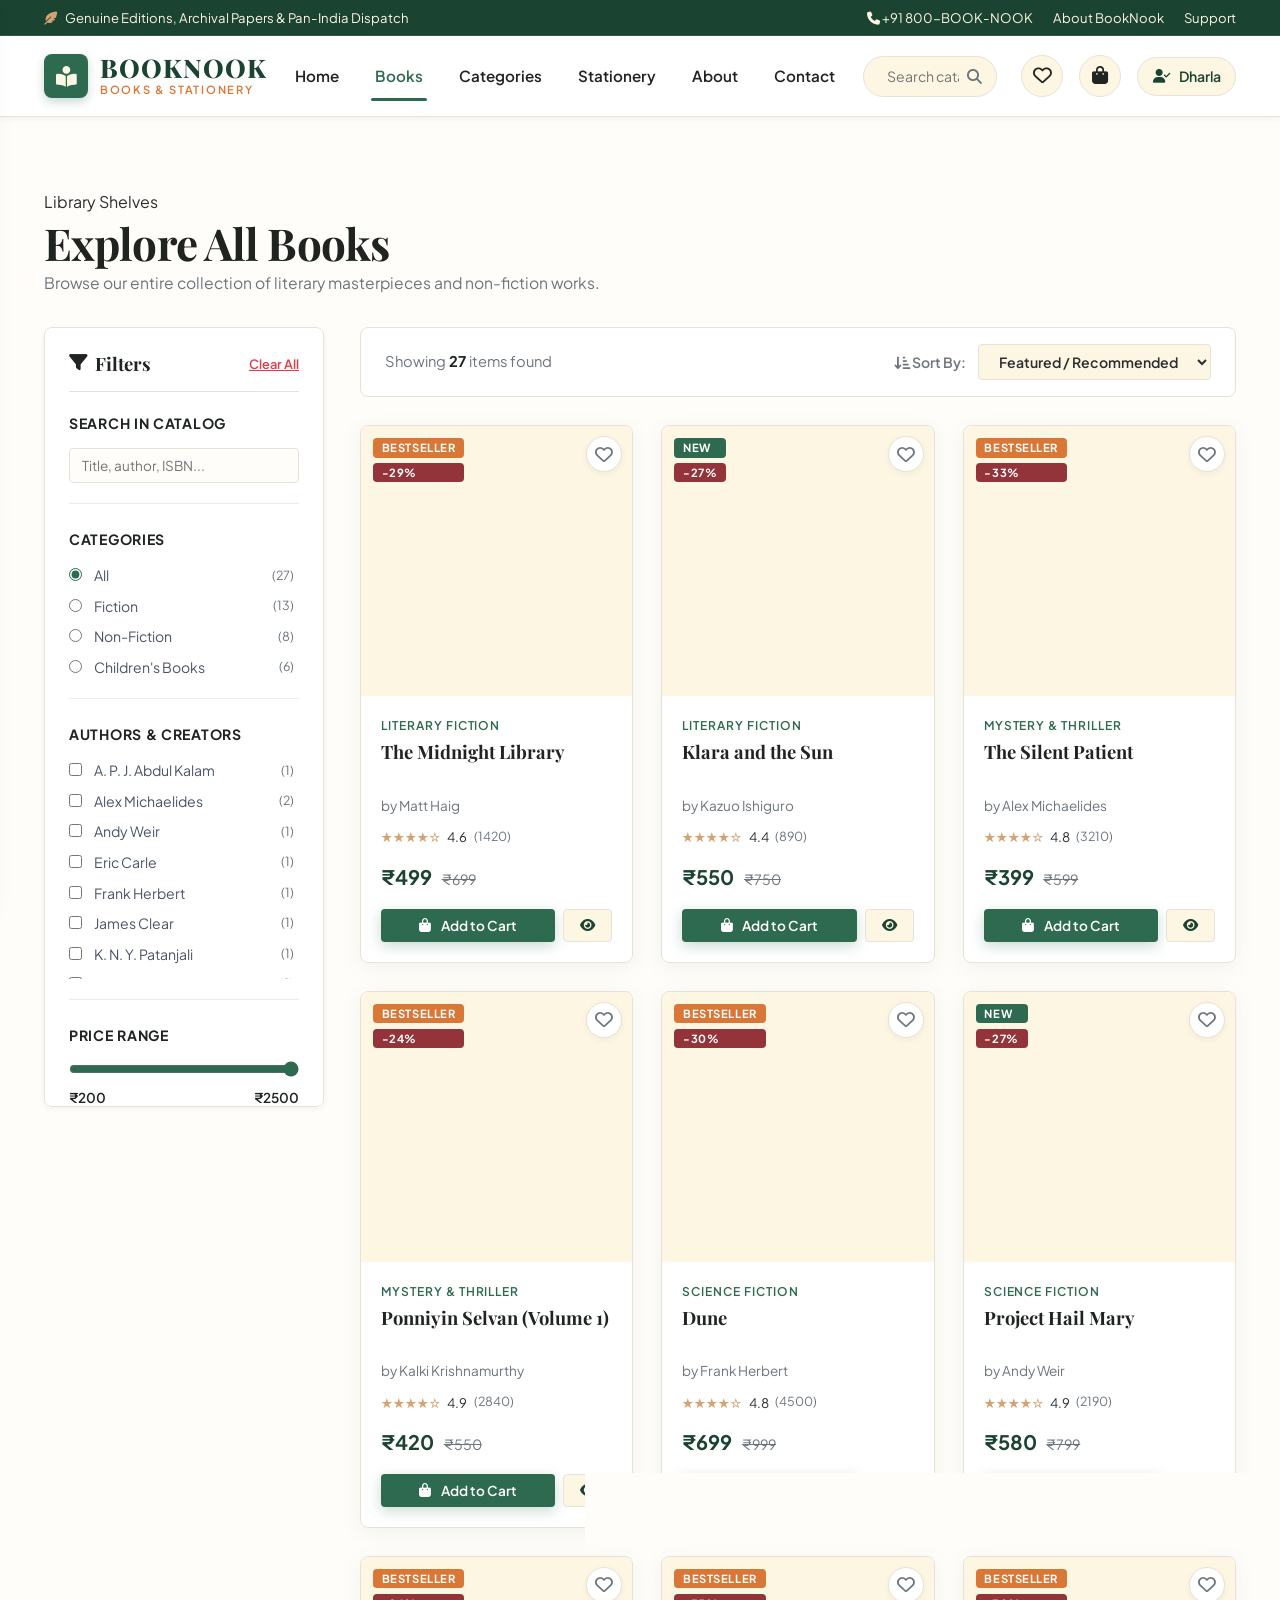
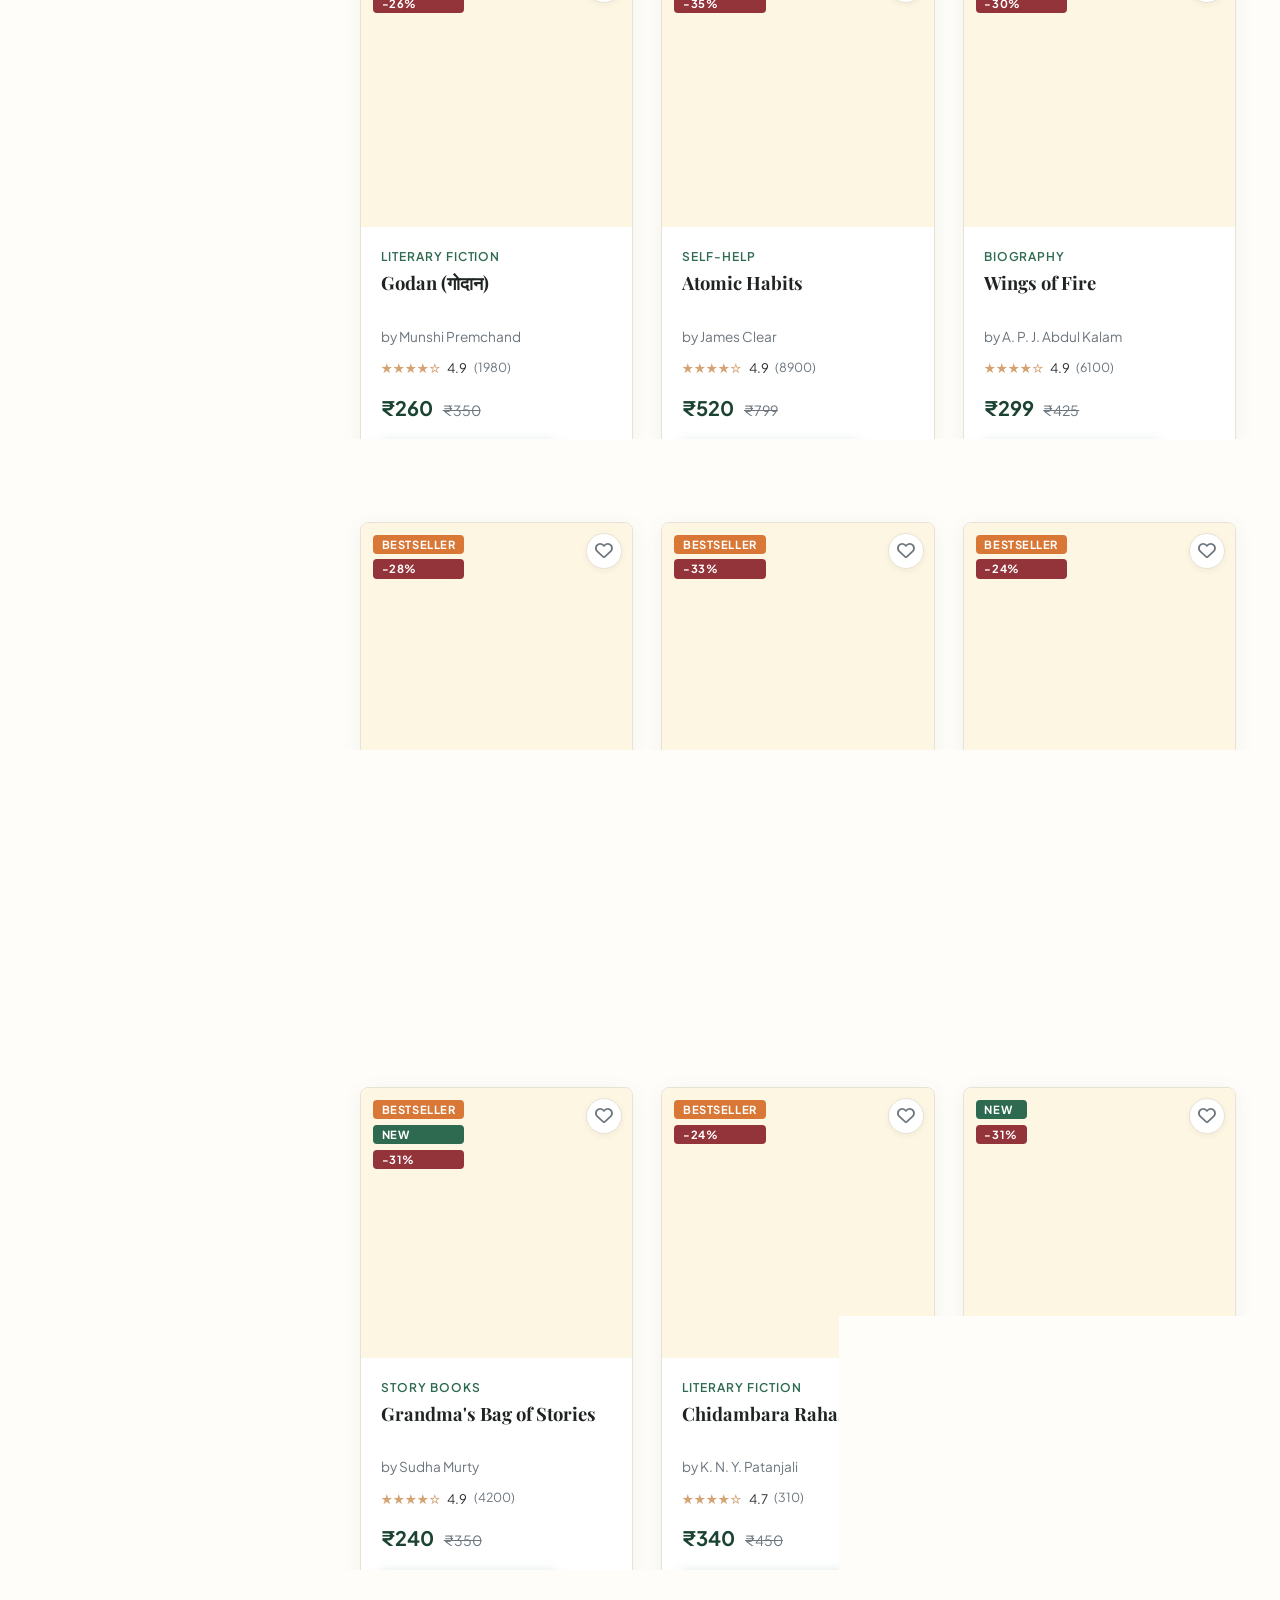
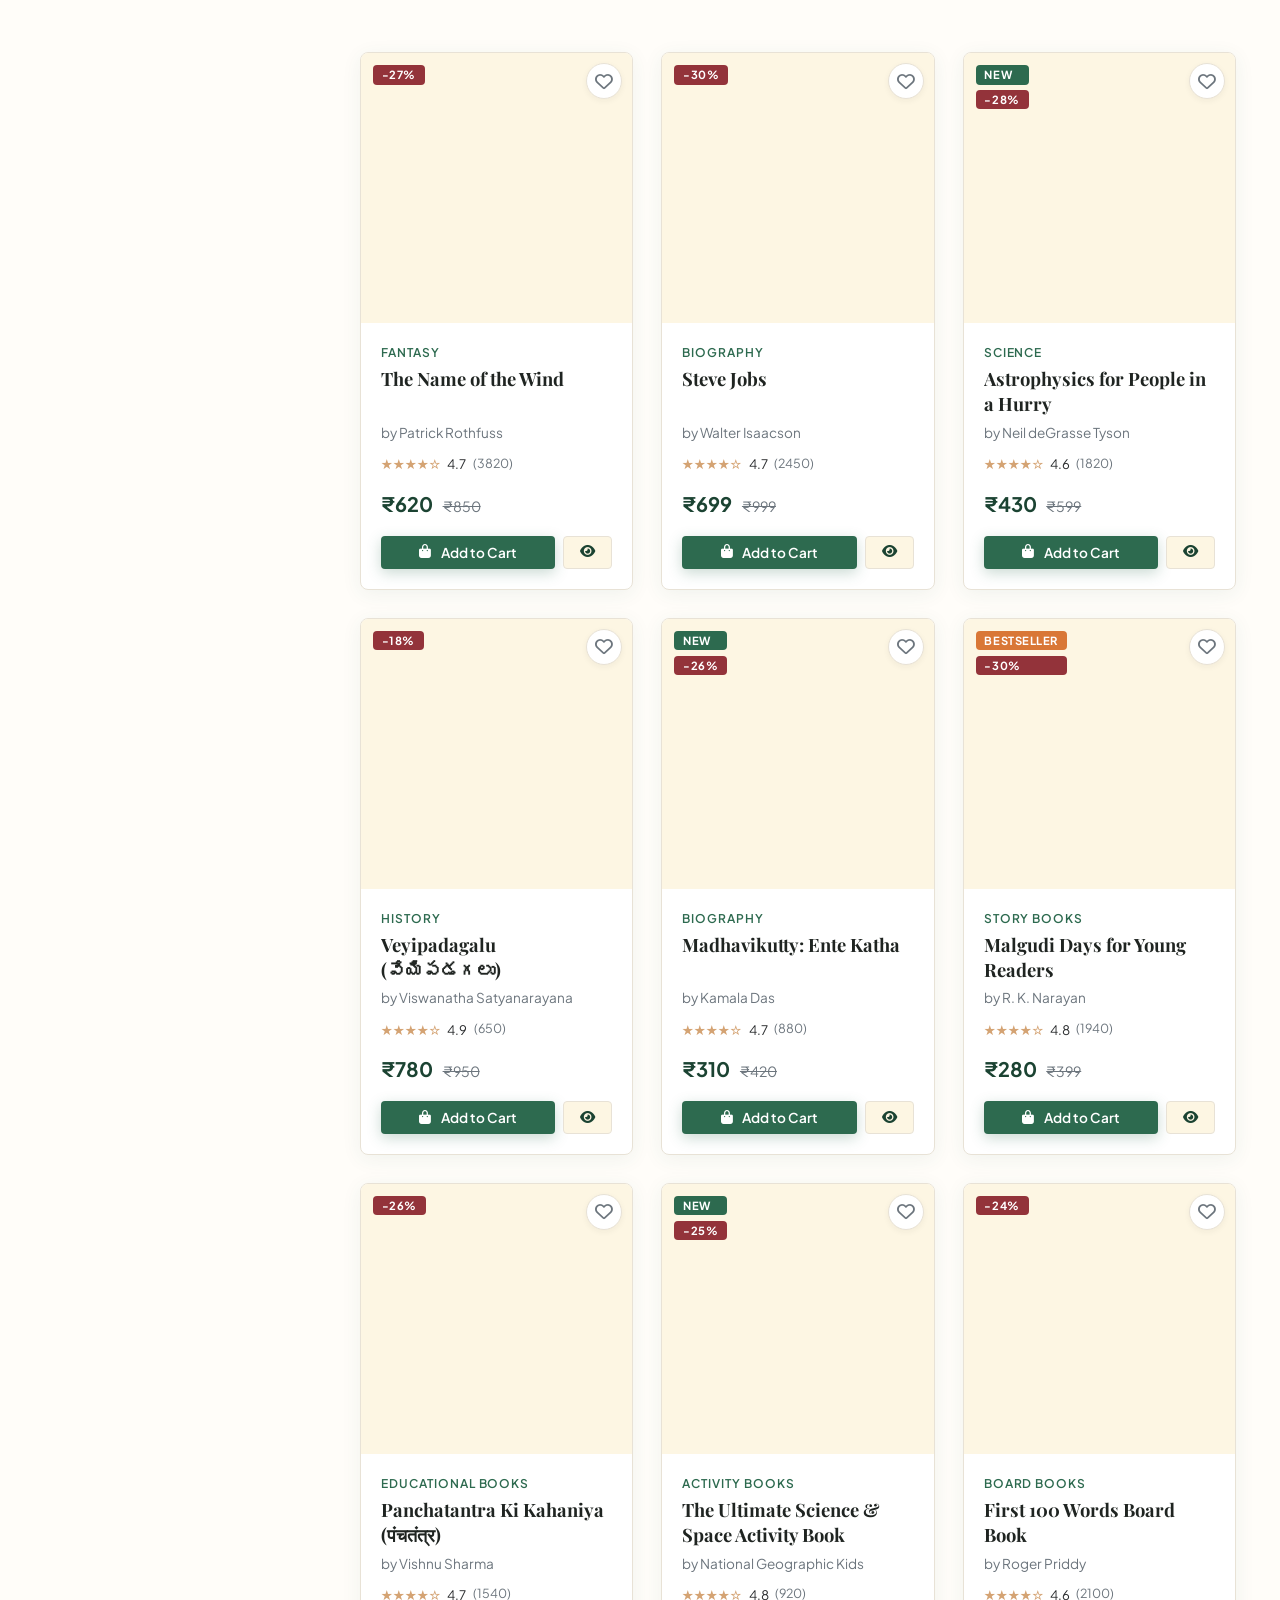
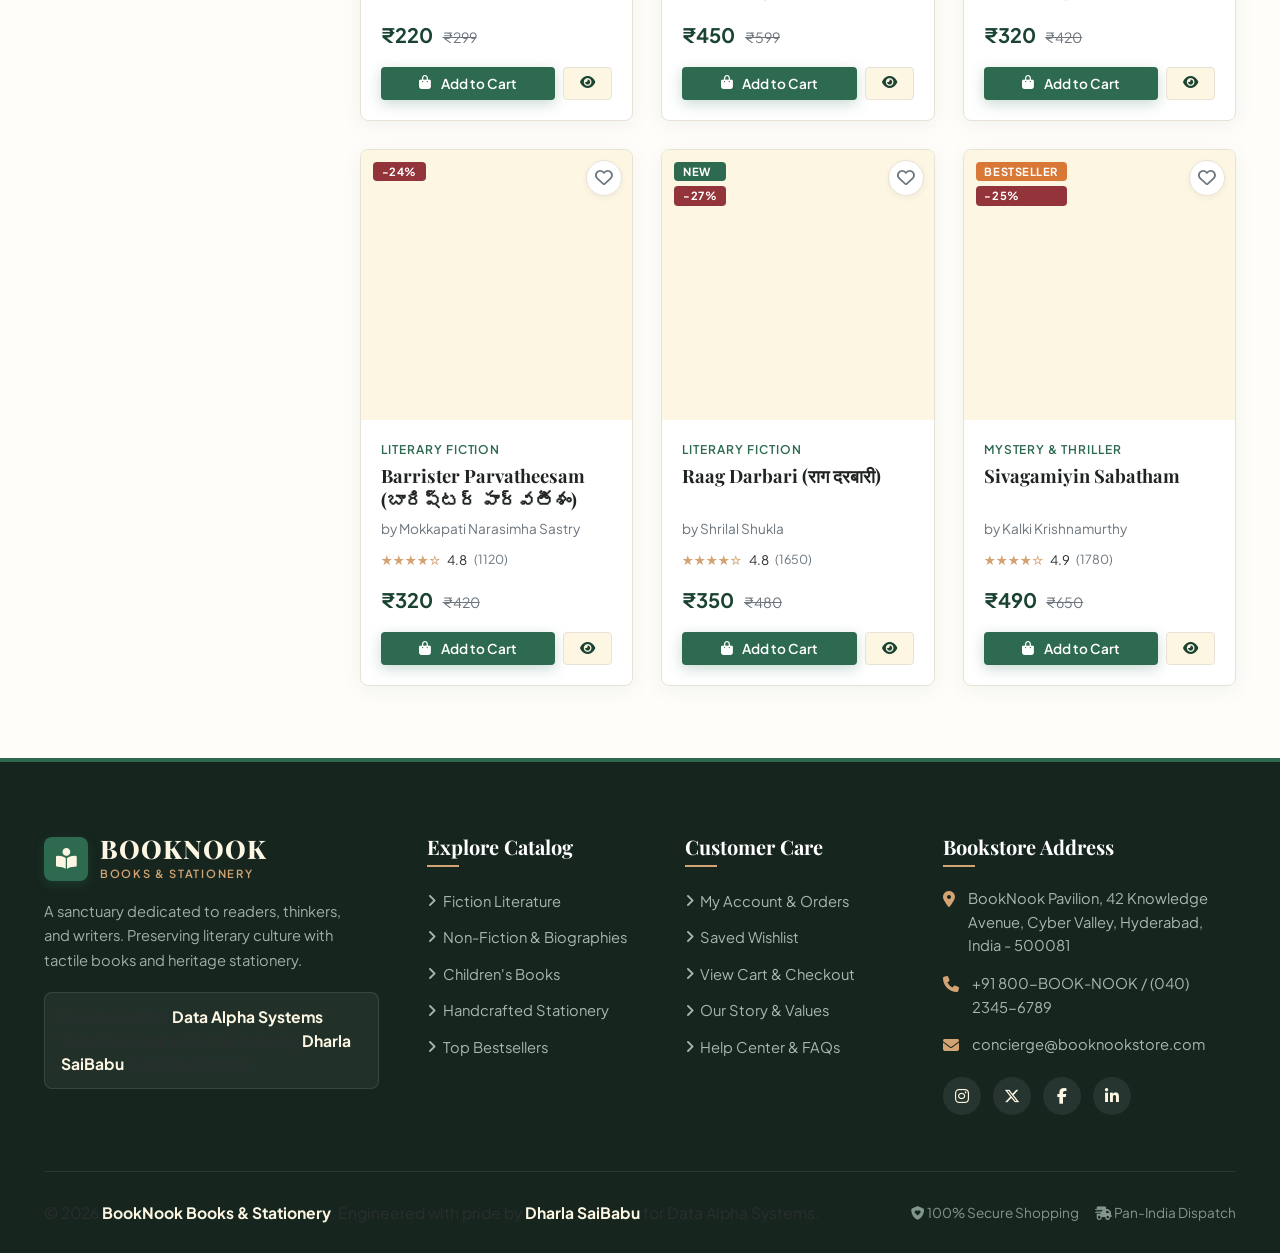
<file: products.html>
<!DOCTYPE html>
<html lang="en">
<head>
  <meta charset="UTF-8">
  <meta name="viewport" content="width=device-width, initial-scale=1.0">
  <meta name="description" content="Explore BookNook's complete catalog. Filter by fiction, non-fiction, children's literature, fine stationery, price, rating, and author.">
  <meta name="author" content="Dharla SaiBabu (SaiBabu Dharla) - Data Alpha Systems">
  <title>BookNook | All Books</title>

  <!-- Google Fonts -->
  <link rel="preconnect" href="https://fonts.googleapis.com">
  <link rel="preconnect" href="https://fonts.gstatic.com" crossorigin>
  <link href="https://fonts.googleapis.com/css2?family=Cormorant+Garamond:ital,wght@0,500;0,600;0,700;1,400&family=Playfair+Display:ital,wght@0,600;0,700;0,800;1,600&family=Plus+Jakarta+Sans:wght@400;500;600;700&display=swap" rel="stylesheet">

  <!-- Font Awesome 6 Icons -->
  <link rel="stylesheet" href="https://cdnjs.cloudflare.com/ajax/libs/font-awesome/6.5.1/css/all.min.css">

  <!-- Core Styles -->
  <link rel="stylesheet" href="css/style.css">
  <link rel="stylesheet" href="css/pages.css">
  <link rel="stylesheet" href="css/responsive.css">
</head>
<body>

  <!-- Top Bar -->
  <aside class="top-bar">
    <div class="container">
      <div class="top-bar-left">
        <span><i class="fa-solid fa-feather-pointed"></i> Genuine Editions, Archival Papers &amp; Pan-India Dispatch</span>
      </div>
      <div class="top-bar-right">
        <span><i class="fa-solid fa-phone"></i> +91 800-BOOK-NOOK</span>
        <a href="about.html">About BookNook</a>
        <a href="contact.html">Support</a>
      </div>
    </div>
  </aside>

  <!-- Global Header -->
  <header class="site-header">
    <div class="container">
      <div class="header-inner">
        <a href="index.html" class="brand-logo" aria-label="BookNook Home">
          <div class="brand-icon">
            <i class="fa-solid fa-book-open-reader"></i>
          </div>
          <div class="brand-text">
            <span class="brand-title">BOOKNOOK</span>
            <span class="brand-tagline">Books &amp; Stationery</span>
          </div>
        </a>

        <nav class="desktop-nav" aria-label="Main Navigation">
          <a href="index.html" class="nav-link">Home</a>
          <a href="products.html" class="nav-link active">Books</a>
          <a href="categories.html" class="nav-link">Categories</a>
          <a href="stationery.html" class="nav-link">Stationery</a>
          <a href="about.html" class="nav-link">About</a>
          <a href="contact.html" class="nav-link">Contact</a>
        </nav>

        <div class="header-search">
          <form class="search-form" action="products.html" method="GET">
            <input type="text" name="search" class="search-input" placeholder="Search catalog..." aria-label="Search catalog">
            <button type="submit" class="search-btn" aria-label="Search"><i class="fa-solid fa-magnifying-glass"></i></button>
          </form>
        </div>

        <div class="header-actions">
          <a href="account.html#wishlist" class="action-btn" title="View Wishlist" aria-label="Wishlist">
            <i class="fa-regular fa-heart"></i>
            <span class="badge-count wishlist-badge-count" style="display:none;">0</span>
          </a>

          <a href="cart.html" class="action-btn" title="Shopping Cart" aria-label="Shopping Cart">
            <i class="fa-solid fa-bag-shopping"></i>
            <span class="badge-count cart-badge cart-badge-count" style="display:none;">0</span>
          </a>

          <a href="login.html" id="header-user-btn" class="user-profile-btn" aria-label="Account">
            <i class="fa-regular fa-user"></i>
            <span class="d-none-sm">Login</span>
          </a>

          <button type="button" class="mobile-nav-toggle" aria-label="Open mobile menu">
            <i class="fa-solid fa-bars"></i>
          </button>
        </div>
      </div>
    </div>
  </header>

  <!-- Mobile Drawer -->
  <div class="drawer-overlay"></div>
  <aside class="mobile-nav-drawer" aria-label="Mobile Navigation">
    <div class="drawer-header">
      <div class="brand-logo">
        <div class="brand-icon" style="width:36px; height:36px; font-size:1.1rem;">
          <i class="fa-solid fa-book-open-reader"></i>
        </div>
        <div class="brand-text">
          <span class="brand-title" style="font-size:1.3rem;">BOOKNOOK</span>
        </div>
      </div>
      <button type="button" class="drawer-close-btn" aria-label="Close mobile menu"><i class="fa-solid fa-xmark"></i></button>
    </div>

    <div class="drawer-search">
      <form class="drawer-search-form" action="products.html" method="GET">
        <div class="search-form">
          <input type="text" name="search" class="search-input" placeholder="Search catalog...">
          <button type="submit" class="search-btn"><i class="fa-solid fa-magnifying-glass"></i></button>
        </div>
      </form>
    </div>

    <ul class="drawer-nav-list">
      <li class="drawer-nav-item"><a href="index.html"><i class="fa-solid fa-house"></i> Home</a></li>
      <li class="drawer-nav-item"><a href="products.html" class="active"><i class="fa-solid fa-book"></i> All Books</a></li>
      <li class="drawer-nav-item"><a href="fiction.html"><i class="fa-solid fa-shapes"></i> Fiction</a></li>
      <li class="drawer-nav-item"><a href="non-fiction.html"><i class="fa-solid fa-compass"></i> Non-Fiction</a></li>
      <li class="drawer-nav-item"><a href="children.html"><i class="fa-solid fa-child"></i> Children's Books</a></li>
      <li class="drawer-nav-item"><a href="stationery.html"><i class="fa-solid fa-pen-nib"></i> Stationery</a></li>
      <li class="drawer-nav-item"><a href="account.html#wishlist"><i class="fa-solid fa-heart"></i> My Wishlist</a></li>
      <li class="drawer-nav-item"><a href="cart.html"><i class="fa-solid fa-bag-shopping"></i> Shopping Cart</a></li>
      <li class="drawer-nav-item"><a href="account.html"><i class="fa-solid fa-user"></i> My Account</a></li>
      <li class="drawer-nav-item"><a href="about.html"><i class="fa-solid fa-circle-info"></i> About Us</a></li>
      <li class="drawer-nav-item"><a href="contact.html"><i class="fa-solid fa-envelope"></i> Contact Us</a></li>
    </ul>

    <div class="drawer-footer">
      <p>Data Alpha Systems Internship Project</p>
      <p>Developed by <strong>Dharla SaiBabu</strong></p>
    </div>
  </aside>

  <!-- Main Catalog Content -->
  <main class="section">
    <div class="container">
      
      <!-- Catalog Page Header -->
      <div style="margin-bottom: 2rem;">
        <span class="section-tag">Library Shelves</span>
        <h1>Explore All Books</h1>
        <p style="color: var(--color-muted);">Browse our entire collection of literary masterpieces and non-fiction works.</p>
      </div>

      <!-- Mobile Filter Toggle Button -->
      <div class="mobile-filter-btn-wrap" style="display: none;">
        <button type="button" id="mobile-filter-toggle-btn" class="btn btn-secondary btn-block">
          <i class="fa-solid fa-sliders"></i> Show Filters
        </button>
      </div>

      <!-- Catalog Main Grid -->
      <div class="catalog-layout">
        
        <!-- Filter Sidebar -->
        <aside class="catalog-sidebar" id="catalog-sidebar">
          <div class="sidebar-header">
            <h3><i class="fa-solid fa-filter"></i> Filters</h3>
            <button type="button" id="reset-filters-btn" class="reset-filters-btn">Clear All</button>
          </div>

          <!-- Live Keyword Filter -->
          <div class="filter-group">
            <span class="filter-title">Search In Catalog</span>
            <input type="text" id="catalog-search-input" class="form-control" placeholder="Title, author, ISBN..." style="font-size: 0.85rem; padding: 0.5rem 0.75rem;">
          </div>

          <!-- Category Filter -->
          <div class="filter-group">
            <span class="filter-title">Categories</span>
            <div class="filter-options-list" id="category-filter-list">
              <!-- Rendered by products.js -->
            </div>
          </div>

          <!-- Author Filter -->
          <div class="filter-group">
            <span class="filter-title">Authors &amp; Creators</span>
            <div class="filter-options-list" id="author-filter-list">
              <!-- Rendered by products.js -->
            </div>
          </div>

          <!-- Price Filter -->
          <div class="filter-group">
            <span class="filter-title">Price Range</span>
            <div class="price-range-wrap">
              <input type="range" id="price-slider" class="price-slider" min="200" max="2500" step="50" value="2500">
              <div class="price-values">
                <span>₹200</span>
                <span id="price-max-display">₹2500</span>
              </div>
            </div>
          </div>

          <!-- Rating Filter -->
          <div class="filter-group">
            <span class="filter-title">Minimum Rating</span>
            <div class="filter-options-list" id="rating-filter-list">
              <label class="filter-checkbox-label">
                <span><input type="radio" name="ratingFilter" value="0" checked> All Ratings</span>
              </label>
              <label class="filter-checkbox-label">
                <span><input type="radio" name="ratingFilter" value="4.5"> ★ 4.5 &amp; above</span>
              </label>
              <label class="filter-checkbox-label">
                <span><input type="radio" name="ratingFilter" value="4.0"> ★ 4.0 &amp; above</span>
              </label>
              <label class="filter-checkbox-label">
                <span><input type="radio" name="ratingFilter" value="3.5"> ★ 3.5 &amp; above</span>
              </label>
            </div>
          </div>

          <!-- Language Filter -->
          <div class="filter-group">
            <span class="filter-title">Languages</span>
            <div class="filter-options-list" id="language-filter-list">
              <!-- Rendered by products.js -->
            </div>
          </div>
        </aside>

        <!-- Catalog Product Grid Area -->
        <div>
          <!-- Header Bar: Count and Sort Dropdown -->
          <div class="catalog-content-header">
            <div class="results-count">
              Showing <strong id="results-count-number">0</strong> items found
            </div>

            <div class="catalog-sort-wrap">
              <label for="sort-by-select"><i class="fa-solid fa-arrow-down-short-wide"></i> Sort By:</label>
              <select id="sort-by-select" class="sort-select">
                <option value="featured">Featured / Recommended</option>
                <option value="bestseller">Top Bestselling</option>
                <option value="newest">New Arrivals</option>
                <option value="price-low">Price: Low to High</option>
                <option value="price-high">Price: High to Low</option>
                <option value="rating">Customer Rating</option>
                <option value="alpha">Alphabetical (A - Z)</option>
              </select>
            </div>
          </div>

          <!-- Products Grid -->
          <div class="product-grid" id="catalog-products-grid">
            <!-- Rendered dynamically by products.js -->
          </div>
        </div>

      </div>
    </div>
  </main>

  <!-- Global Footer -->
  <footer class="site-footer">
    <div class="container">
      <div class="footer-top">
        <div class="footer-brand">
          <div class="brand-logo">
            <div class="brand-icon">
              <i class="fa-solid fa-book-open-reader"></i>
            </div>
            <div class="brand-text">
              <span class="brand-title">BOOKNOOK</span>
              <span class="brand-tagline">Books &amp; Stationery</span>
            </div>
          </div>
          <p class="footer-desc">
            A sanctuary dedicated to readers, thinkers, and writers. Preserving literary culture with tactile books and heritage stationery.
          </p>
          <div class="internship-badge">
            <p>Developed for <strong>Data Alpha Systems</strong></p>
            <p>Web Development Internship by <strong>Dharla SaiBabu</strong> (SaiBabu Dharla)</p>
          </div>
        </div>

        <div>
          <h4 class="footer-heading">Explore Catalog</h4>
          <ul class="footer-links">
            <li><a href="fiction.html"><i class="fa-solid fa-angle-right"></i> Fiction Literature</a></li>
            <li><a href="non-fiction.html"><i class="fa-solid fa-angle-right"></i> Non-Fiction &amp; Biographies</a></li>
            <li><a href="children.html"><i class="fa-solid fa-angle-right"></i> Children's Books</a></li>
            <li><a href="stationery.html"><i class="fa-solid fa-angle-right"></i> Handcrafted Stationery</a></li>
            <li><a href="products.html?sort=bestseller"><i class="fa-solid fa-angle-right"></i> Top Bestsellers</a></li>
          </ul>
        </div>

        <div>
          <h4 class="footer-heading">Customer Care</h4>
          <ul class="footer-links">
            <li><a href="account.html"><i class="fa-solid fa-angle-right"></i> My Account &amp; Orders</a></li>
            <li><a href="account.html#wishlist"><i class="fa-solid fa-angle-right"></i> Saved Wishlist</a></li>
            <li><a href="cart.html"><i class="fa-solid fa-angle-right"></i> View Cart &amp; Checkout</a></li>
            <li><a href="about.html"><i class="fa-solid fa-angle-right"></i> Our Story &amp; Values</a></li>
            <li><a href="contact.html"><i class="fa-solid fa-angle-right"></i> Help Center &amp; FAQs</a></li>
          </ul>
        </div>

        <div>
          <h4 class="footer-heading">Bookstore Address</h4>
          <ul class="footer-contact">
            <li>
              <i class="fa-solid fa-location-dot"></i>
              <span>BookNook Pavilion, 42 Knowledge Avenue, Cyber Valley, Hyderabad, India - 500081</span>
            </li>
            <li>
              <i class="fa-solid fa-phone"></i>
              <span>+91 800-BOOK-NOOK / (040) 2345-6789</span>
            </li>
            <li>
              <i class="fa-solid fa-envelope"></i>
              <span>concierge@booknookstore.com</span>
            </li>
          </ul>

          <div class="footer-socials">
            <a href="https://instagram.com" target="_blank" rel="noopener" class="social-link" aria-label="Instagram"><i class="fa-brands fa-instagram"></i></a>
            <a href="https://twitter.com" target="_blank" rel="noopener" class="social-link" aria-label="Twitter"><i class="fa-brands fa-x-twitter"></i></a>
            <a href="https://facebook.com" target="_blank" rel="noopener" class="social-link" aria-label="Facebook"><i class="fa-brands fa-facebook-f"></i></a>
            <a href="https://linkedin.com" target="_blank" rel="noopener" class="social-link" aria-label="LinkedIn"><i class="fa-brands fa-linkedin-in"></i></a>
          </div>
        </div>
      </div>

      <div class="footer-bottom">
        <p>&copy; 2026 <strong>BookNook Books &amp; Stationery</strong>. Engineered with pride by <strong>Dharla SaiBabu</strong> for Data Alpha Systems.</p>
        <div class="footer-badges">
          <span><i class="fa-solid fa-shield-heart"></i> 100% Secure Shopping</span>
          <span><i class="fa-solid fa-truck-fast"></i> Pan-India Dispatch</span>
        </div>
      </div>
    </div>
  </footer>

  <!-- Scripts -->
  <script src="js/data.js"></script>
  <script src="js/app.js"></script>
  <script src="js/products.js"></script>
</body>
</html>
</file>
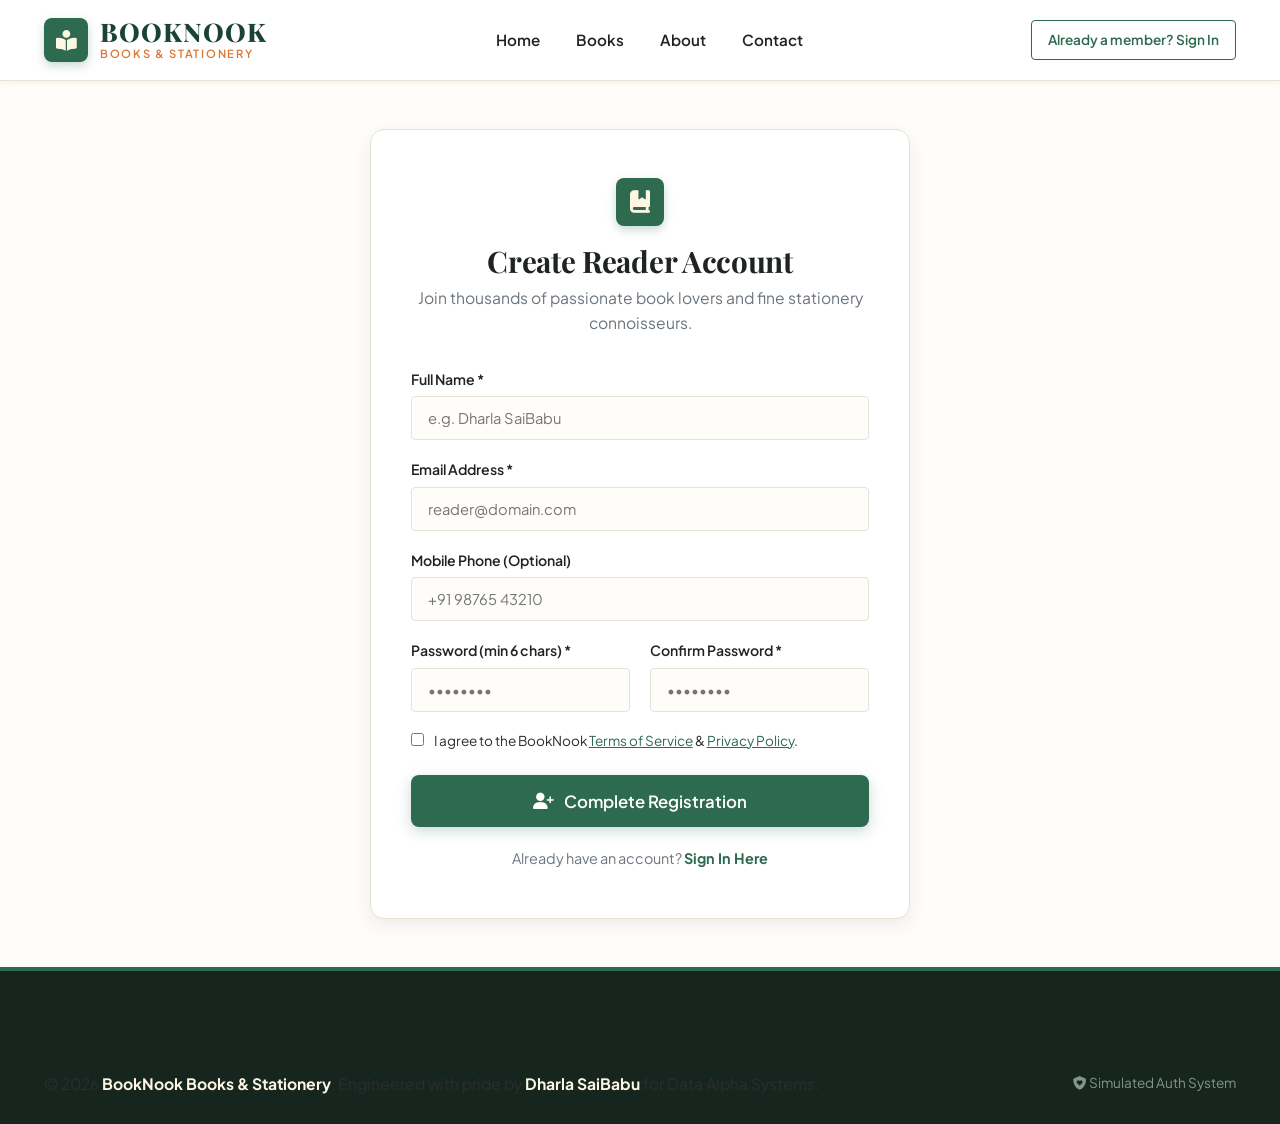
<file: register.html>
<!DOCTYPE html>
<html lang="en">
<head>
  <meta charset="UTF-8">
  <meta name="viewport" content="width=device-width, initial-scale=1.0">
  <meta name="description" content="Register an account at BookNook. Enjoy curated reading recommendations, wishlists, and order tracking.">
  <meta name="author" content="Dharla SaiBabu (SaiBabu Dharla) - Data Alpha Systems">
  <title>Register | BookNook</title>

  <!-- Google Fonts -->
  <link rel="preconnect" href="https://fonts.googleapis.com">
  <link rel="preconnect" href="https://fonts.gstatic.com" crossorigin>
  <link href="https://fonts.googleapis.com/css2?family=Cormorant+Garamond:ital,wght@0,500;0,600;0,700;1,400&family=Playfair+Display:ital,wght@0,600;0,700;0,800;1,600&family=Plus+Jakarta+Sans:wght@400;500;600;700&display=swap" rel="stylesheet">

  <!-- Font Awesome 6 Icons -->
  <link rel="stylesheet" href="https://cdnjs.cloudflare.com/ajax/libs/font-awesome/6.5.1/css/all.min.css">

  <!-- Core Styles -->
  <link rel="stylesheet" href="css/style.css">
  <link rel="stylesheet" href="css/pages.css">
  <link rel="stylesheet" href="css/responsive.css">
</head>
<body>

  <!-- Global Header -->
  <header class="site-header">
    <div class="container">
      <div class="header-inner">
        <a href="index.html" class="brand-logo" aria-label="BookNook Home">
          <div class="brand-icon">
            <i class="fa-solid fa-book-open-reader"></i>
          </div>
          <div class="brand-text">
            <span class="brand-title">BOOKNOOK</span>
            <span class="brand-tagline">Books &amp; Stationery</span>
          </div>
        </a>

        <nav class="desktop-nav">
          <a href="index.html" class="nav-link">Home</a>
          <a href="products.html" class="nav-link">Books</a>
          <a href="about.html" class="nav-link">About</a>
          <a href="contact.html" class="nav-link">Contact</a>
        </nav>

        <div class="header-actions">
          <a href="login.html" class="btn btn-outline btn-sm">Already a member? Sign In</a>
        </div>
      </div>
    </div>
  </header>

  <!-- Registration Form Wrapper -->
  <main class="auth-wrapper">
    <div class="auth-card" style="max-width: 540px;">
      <div class="auth-header">
        <div class="brand-icon" style="margin: 0 auto 1rem; width: 48px; height: 48px; font-size: 1.4rem;">
          <i class="fa-solid fa-book-bookmark"></i>
        </div>
        <h2>Create Reader Account</h2>
        <p class="text-muted">Join thousands of passionate book lovers and fine stationery connoisseurs.</p>
      </div>

      <form id="register-form">
        <div class="form-group" style="margin-bottom: 1.1rem;">
          <label for="reg-name">Full Name *</label>
          <input type="text" id="reg-name" class="form-control" placeholder="e.g. Dharla SaiBabu" required>
        </div>

        <div class="form-group" style="margin-bottom: 1.1rem;">
          <label for="reg-email">Email Address *</label>
          <input type="email" id="reg-email" class="form-control" placeholder="reader@domain.com" required>
        </div>

        <div class="form-group" style="margin-bottom: 1.1rem;">
          <label for="reg-phone">Mobile Phone (Optional)</label>
          <input type="tel" id="reg-phone" class="form-control" placeholder="+91 98765 43210">
        </div>

        <div class="form-grid" style="margin-bottom: 1.1rem;">
          <div class="form-group">
            <label for="reg-password">Password (min 6 chars) *</label>
            <input type="password" id="reg-password" class="form-control" placeholder="••••••••" minlength="6" required>
          </div>
          <div class="form-group">
            <label for="reg-confirm-password">Confirm Password *</label>
            <input type="password" id="reg-confirm-password" class="form-control" placeholder="••••••••" minlength="6" required>
          </div>
        </div>

        <div style="margin-bottom: 1.5rem; font-size: 0.85rem;">
          <label style="display: flex; align-items: flex-start; gap: 0.6rem; cursor: pointer;">
            <input type="checkbox" id="reg-terms" required style="margin-top: 0.2rem; accent-color: var(--color-primary);">
            <span>I agree to the BookNook <a href="about.html" style="color:var(--color-primary); text-decoration:underline;">Terms of Service</a> &amp; <a href="about.html" style="color:var(--color-primary); text-decoration:underline;">Privacy Policy</a>.</span>
          </label>
        </div>

        <button type="submit" class="btn btn-primary btn-block btn-lg" style="margin-bottom: 1.25rem;">
          <i class="fa-solid fa-user-plus"></i> Complete Registration
        </button>

        <div style="text-align: center; font-size: 0.9rem; color: var(--color-muted);">
          Already have an account? <a href="login.html" style="color: var(--color-primary); font-weight: 700;">Sign In Here</a>
        </div>
      </form>
    </div>
  </main>

  <!-- Global Footer -->
  <footer class="site-footer">
    <div class="container">
      <div class="footer-bottom">
        <p>&copy; 2026 <strong>BookNook Books &amp; Stationery</strong>. Engineered with pride by <strong>Dharla SaiBabu</strong> for Data Alpha Systems.</p>
        <div class="footer-badges">
          <span><i class="fa-solid fa-shield-heart"></i> Simulated Auth System</span>
        </div>
      </div>
    </div>
  </footer>

  <!-- Scripts -->
  <script src="js/data.js"></script>
  <script src="js/app.js"></script>
  <script src="js/auth.js"></script>
</body>
</html>
</file>
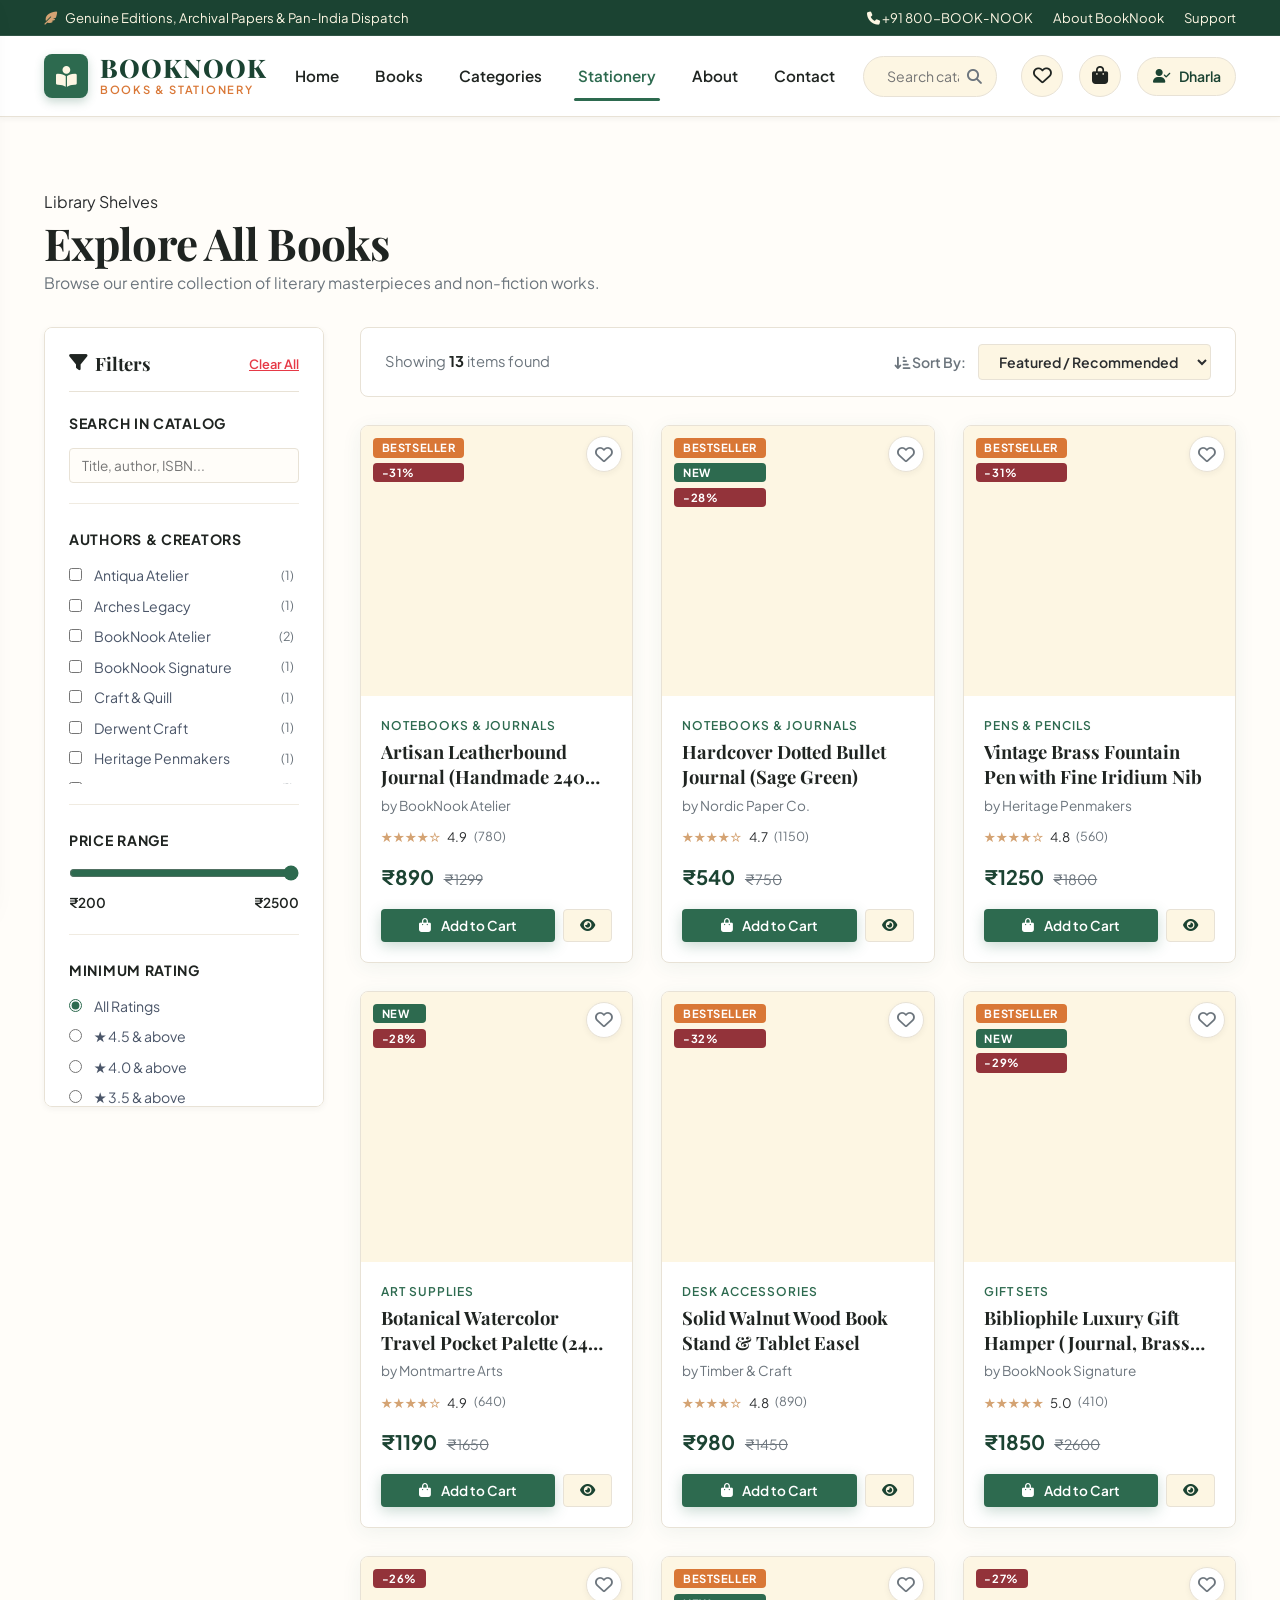
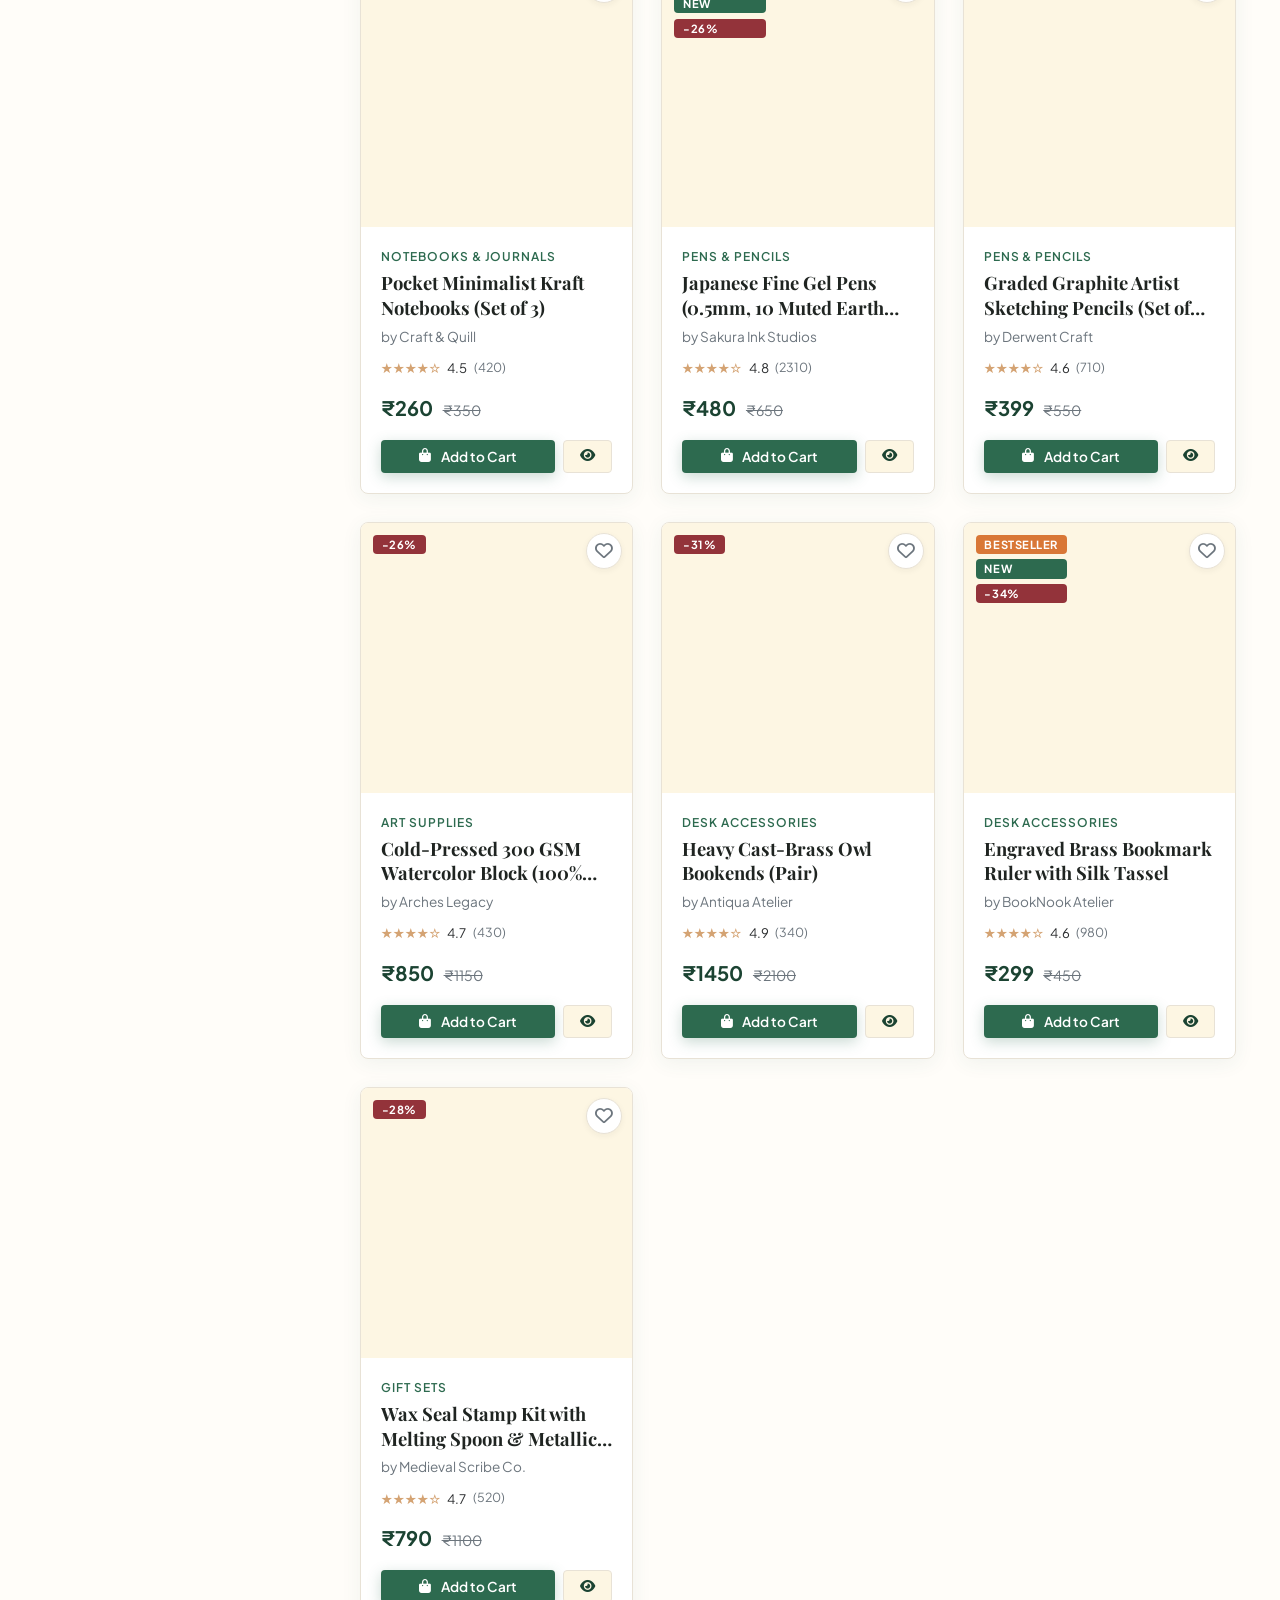
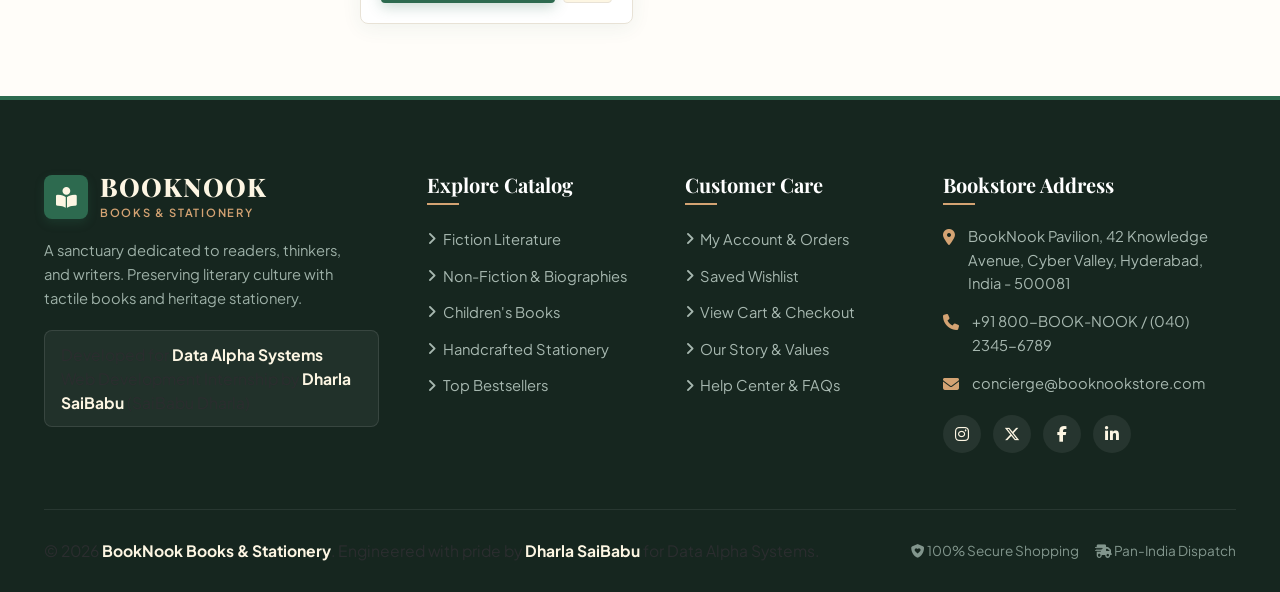
<file: stationery.html>
<!DOCTYPE html>
<html lang="en">
<head>
  <meta charset="UTF-8">
  <meta name="viewport" content="width=device-width, initial-scale=1.0">
  <meta name="description" content="Explore BookNook's complete catalog. Filter by fiction, non-fiction, children's literature, fine stationery, price, rating, and author.">
  <meta name="author" content="Dharla SaiBabu (SaiBabu Dharla) - Data Alpha Systems">
  <title>BookNook | All Books</title>

  <!-- Google Fonts -->
  <link rel="preconnect" href="https://fonts.googleapis.com">
  <link rel="preconnect" href="https://fonts.gstatic.com" crossorigin>
  <link href="https://fonts.googleapis.com/css2?family=Cormorant+Garamond:ital,wght@0,500;0,600;0,700;1,400&family=Playfair+Display:ital,wght@0,600;0,700;0,800;1,600&family=Plus+Jakarta+Sans:wght@400;500;600;700&display=swap" rel="stylesheet">

  <!-- Font Awesome 6 Icons -->
  <link rel="stylesheet" href="https://cdnjs.cloudflare.com/ajax/libs/font-awesome/6.5.1/css/all.min.css">

  <!-- Core Styles -->
  <link rel="stylesheet" href="css/style.css">
  <link rel="stylesheet" href="css/pages.css">
  <link rel="stylesheet" href="css/responsive.css">
</head>
<body>

  <!-- Top Bar -->
  <aside class="top-bar">
    <div class="container">
      <div class="top-bar-left">
        <span><i class="fa-solid fa-feather-pointed"></i> Genuine Editions, Archival Papers &amp; Pan-India Dispatch</span>
      </div>
      <div class="top-bar-right">
        <span><i class="fa-solid fa-phone"></i> +91 800-BOOK-NOOK</span>
        <a href="about.html">About BookNook</a>
        <a href="contact.html">Support</a>
      </div>
    </div>
  </aside>

  <!-- Global Header -->
  <header class="site-header">
    <div class="container">
      <div class="header-inner">
        <a href="index.html" class="brand-logo" aria-label="BookNook Home">
          <div class="brand-icon">
            <i class="fa-solid fa-book-open-reader"></i>
          </div>
          <div class="brand-text">
            <span class="brand-title">BOOKNOOK</span>
            <span class="brand-tagline">Books &amp; Stationery</span>
          </div>
        </a>

        <nav class="desktop-nav" aria-label="Main Navigation">
          <a href="index.html" class="nav-link">Home</a>
          <a href="products.html" class="nav-link">Books</a>
          <a href="categories.html" class="nav-link">Categories</a>
          <a href="stationery.html" class="nav-link active">Stationery</a>
          <a href="about.html" class="nav-link">About</a>
          <a href="contact.html" class="nav-link">Contact</a>
        </nav>

        <div class="header-search">
          <form class="search-form" action="stationery.html" method="GET">
            <input type="text" name="search" class="search-input" placeholder="Search catalog..." aria-label="Search catalog">
            <button type="submit" class="search-btn" aria-label="Search"><i class="fa-solid fa-magnifying-glass"></i></button>
          </form>
        </div>

        <div class="header-actions">
          <a href="account.html#wishlist" class="action-btn" title="View Wishlist" aria-label="Wishlist">
            <i class="fa-regular fa-heart"></i>
            <span class="badge-count wishlist-badge-count" style="display:none;">0</span>
          </a>

          <a href="cart.html" class="action-btn" title="Shopping Cart" aria-label="Shopping Cart">
            <i class="fa-solid fa-bag-shopping"></i>
            <span class="badge-count cart-badge cart-badge-count" style="display:none;">0</span>
          </a>

          <a href="login.html" id="header-user-btn" class="user-profile-btn" aria-label="Account">
            <i class="fa-regular fa-user"></i>
            <span class="d-none-sm">Login</span>
          </a>

          <button type="button" class="mobile-nav-toggle" aria-label="Open mobile menu">
            <i class="fa-solid fa-bars"></i>
          </button>
        </div>
      </div>
    </div>
  </header>

  <!-- Mobile Drawer -->
  <div class="drawer-overlay"></div>
  <aside class="mobile-nav-drawer" aria-label="Mobile Navigation">
    <div class="drawer-header">
      <div class="brand-logo">
        <div class="brand-icon" style="width:36px; height:36px; font-size:1.1rem;">
          <i class="fa-solid fa-book-open-reader"></i>
        </div>
        <div class="brand-text">
          <span class="brand-title" style="font-size:1.3rem;">BOOKNOOK</span>
        </div>
      </div>
      <button type="button" class="drawer-close-btn" aria-label="Close mobile menu"><i class="fa-solid fa-xmark"></i></button>
    </div>

    <div class="drawer-search">
      <form class="drawer-search-form" action="stationery.html" method="GET">
        <div class="search-form">
          <input type="text" name="search" class="search-input" placeholder="Search catalog...">
          <button type="submit" class="search-btn"><i class="fa-solid fa-magnifying-glass"></i></button>
        </div>
      </form>
    </div>

    <ul class="drawer-nav-list">
      <li class="drawer-nav-item"><a href="index.html"><i class="fa-solid fa-house"></i> Home</a></li>
      <li class="drawer-nav-item"><a href="products.html"><i class="fa-solid fa-book"></i> All Books</a></li>
      <li class="drawer-nav-item"><a href="fiction.html"><i class="fa-solid fa-shapes"></i> Fiction</a></li>
      <li class="drawer-nav-item"><a href="non-fiction.html"><i class="fa-solid fa-compass"></i> Non-Fiction</a></li>
      <li class="drawer-nav-item"><a href="children.html"><i class="fa-solid fa-child"></i> Children's Books</a></li>
      <li class="drawer-nav-item"><a href="stationery.html" class="active"><i class="fa-solid fa-pen-nib"></i> Stationery</a></li>
      <li class="drawer-nav-item"><a href="account.html#wishlist"><i class="fa-solid fa-heart"></i> My Wishlist</a></li>
      <li class="drawer-nav-item"><a href="cart.html"><i class="fa-solid fa-bag-shopping"></i> Shopping Cart</a></li>
      <li class="drawer-nav-item"><a href="account.html"><i class="fa-solid fa-user"></i> My Account</a></li>
      <li class="drawer-nav-item"><a href="about.html"><i class="fa-solid fa-circle-info"></i> About Us</a></li>
      <li class="drawer-nav-item"><a href="contact.html"><i class="fa-solid fa-envelope"></i> Contact Us</a></li>
    </ul>

    <div class="drawer-footer">
      <p>Data Alpha Systems Internship Project</p>
      <p>Developed by <strong>Dharla SaiBabu</strong></p>
    </div>
  </aside>

  <!-- Main Catalog Content -->
  <main class="section">
    <div class="container">
      
      <!-- Catalog Page Header -->
      <div style="margin-bottom: 2rem;">
        <span class="section-tag">Library Shelves</span>
        <h1>Explore All Books</h1>
        <p style="color: var(--color-muted);">Browse our entire collection of literary masterpieces and non-fiction works.</p>
      </div>

      <!-- Mobile Filter Toggle Button -->
      <div class="mobile-filter-btn-wrap" style="display: none;">
        <button type="button" id="mobile-filter-toggle-btn" class="btn btn-secondary btn-block">
          <i class="fa-solid fa-sliders"></i> Show Filters
        </button>
      </div>

      <!-- Catalog Main Grid -->
      <div class="catalog-layout">
        
        <!-- Filter Sidebar -->
        <aside class="catalog-sidebar" id="catalog-sidebar">
          <div class="sidebar-header">
            <h3><i class="fa-solid fa-filter"></i> Filters</h3>
            <button type="button" id="reset-filters-btn" class="reset-filters-btn">Clear All</button>
          </div>

          <!-- Live Keyword Filter -->
          <div class="filter-group">
            <span class="filter-title">Search In Catalog</span>
            <input type="text" id="catalog-search-input" class="form-control" placeholder="Title, author, ISBN..." style="font-size: 0.85rem; padding: 0.5rem 0.75rem;">
          </div>

          <!-- Category Filter -->
          <div class="filter-group">
            <span class="filter-title">Categories</span>
            <div class="filter-options-list" id="category-filter-list">
              <!-- Rendered by products.js -->
            </div>
          </div>

          <!-- Author Filter -->
          <div class="filter-group">
            <span class="filter-title">Authors &amp; Creators</span>
            <div class="filter-options-list" id="author-filter-list">
              <!-- Rendered by products.js -->
            </div>
          </div>

          <!-- Price Filter -->
          <div class="filter-group">
            <span class="filter-title">Price Range</span>
            <div class="price-range-wrap">
              <input type="range" id="price-slider" class="price-slider" min="200" max="2500" step="50" value="2500">
              <div class="price-values">
                <span>₹200</span>
                <span id="price-max-display">₹2500</span>
              </div>
            </div>
          </div>

          <!-- Rating Filter -->
          <div class="filter-group">
            <span class="filter-title">Minimum Rating</span>
            <div class="filter-options-list" id="rating-filter-list">
              <label class="filter-checkbox-label">
                <span><input type="radio" name="ratingFilter" value="0" checked> All Ratings</span>
              </label>
              <label class="filter-checkbox-label">
                <span><input type="radio" name="ratingFilter" value="4.5"> ★ 4.5 &amp; above</span>
              </label>
              <label class="filter-checkbox-label">
                <span><input type="radio" name="ratingFilter" value="4.0"> ★ 4.0 &amp; above</span>
              </label>
              <label class="filter-checkbox-label">
                <span><input type="radio" name="ratingFilter" value="3.5"> ★ 3.5 &amp; above</span>
              </label>
            </div>
          </div>

          <!-- Language Filter -->
          <div class="filter-group">
            <span class="filter-title">Languages</span>
            <div class="filter-options-list" id="language-filter-list">
              <!-- Rendered by products.js -->
            </div>
          </div>
        </aside>

        <!-- Catalog Product Grid Area -->
        <div>
          <!-- Header Bar: Count and Sort Dropdown -->
          <div class="catalog-content-header">
            <div class="results-count">
              Showing <strong id="results-count-number">0</strong> items found
            </div>

            <div class="catalog-sort-wrap">
              <label for="sort-by-select"><i class="fa-solid fa-arrow-down-short-wide"></i> Sort By:</label>
              <select id="sort-by-select" class="sort-select">
                <option value="featured">Featured / Recommended</option>
                <option value="bestseller">Top Bestselling</option>
                <option value="newest">New Arrivals</option>
                <option value="price-low">Price: Low to High</option>
                <option value="price-high">Price: High to Low</option>
                <option value="rating">Customer Rating</option>
                <option value="alpha">Alphabetical (A - Z)</option>
              </select>
            </div>
          </div>

          <!-- Products Grid -->
          <div class="product-grid" id="catalog-products-grid">
            <!-- Rendered dynamically by products.js -->
          </div>
        </div>

      </div>
    </div>
  </main>

  <!-- Global Footer -->
  <footer class="site-footer">
    <div class="container">
      <div class="footer-top">
        <div class="footer-brand">
          <div class="brand-logo">
            <div class="brand-icon">
              <i class="fa-solid fa-book-open-reader"></i>
            </div>
            <div class="brand-text">
              <span class="brand-title">BOOKNOOK</span>
              <span class="brand-tagline">Books &amp; Stationery</span>
            </div>
          </div>
          <p class="footer-desc">
            A sanctuary dedicated to readers, thinkers, and writers. Preserving literary culture with tactile books and heritage stationery.
          </p>
          <div class="internship-badge">
            <p>Developed for <strong>Data Alpha Systems</strong></p>
            <p>Web Development Internship by <strong>Dharla SaiBabu</strong> (SaiBabu Dharla)</p>
          </div>
        </div>

        <div>
          <h4 class="footer-heading">Explore Catalog</h4>
          <ul class="footer-links">
            <li><a href="fiction.html"><i class="fa-solid fa-angle-right"></i> Fiction Literature</a></li>
            <li><a href="non-fiction.html"><i class="fa-solid fa-angle-right"></i> Non-Fiction &amp; Biographies</a></li>
            <li><a href="children.html"><i class="fa-solid fa-angle-right"></i> Children's Books</a></li>
            <li><a href="stationery.html"><i class="fa-solid fa-angle-right"></i> Handcrafted Stationery</a></li>
            <li><a href="products.html?sort=bestseller"><i class="fa-solid fa-angle-right"></i> Top Bestsellers</a></li>
          </ul>
        </div>

        <div>
          <h4 class="footer-heading">Customer Care</h4>
          <ul class="footer-links">
            <li><a href="account.html"><i class="fa-solid fa-angle-right"></i> My Account &amp; Orders</a></li>
            <li><a href="account.html#wishlist"><i class="fa-solid fa-angle-right"></i> Saved Wishlist</a></li>
            <li><a href="cart.html"><i class="fa-solid fa-angle-right"></i> View Cart &amp; Checkout</a></li>
            <li><a href="about.html"><i class="fa-solid fa-angle-right"></i> Our Story &amp; Values</a></li>
            <li><a href="contact.html"><i class="fa-solid fa-angle-right"></i> Help Center &amp; FAQs</a></li>
          </ul>
        </div>

        <div>
          <h4 class="footer-heading">Bookstore Address</h4>
          <ul class="footer-contact">
            <li>
              <i class="fa-solid fa-location-dot"></i>
              <span>BookNook Pavilion, 42 Knowledge Avenue, Cyber Valley, Hyderabad, India - 500081</span>
            </li>
            <li>
              <i class="fa-solid fa-phone"></i>
              <span>+91 800-BOOK-NOOK / (040) 2345-6789</span>
            </li>
            <li>
              <i class="fa-solid fa-envelope"></i>
              <span>concierge@booknookstore.com</span>
            </li>
          </ul>

          <div class="footer-socials">
            <a href="https://instagram.com" target="_blank" rel="noopener" class="social-link" aria-label="Instagram"><i class="fa-brands fa-instagram"></i></a>
            <a href="https://twitter.com" target="_blank" rel="noopener" class="social-link" aria-label="Twitter"><i class="fa-brands fa-x-twitter"></i></a>
            <a href="https://facebook.com" target="_blank" rel="noopener" class="social-link" aria-label="Facebook"><i class="fa-brands fa-facebook-f"></i></a>
            <a href="https://linkedin.com" target="_blank" rel="noopener" class="social-link" aria-label="LinkedIn"><i class="fa-brands fa-linkedin-in"></i></a>
          </div>
        </div>
      </div>

      <div class="footer-bottom">
        <p>&copy; 2026 <strong>BookNook Books &amp; Stationery</strong>. Engineered with pride by <strong>Dharla SaiBabu</strong> for Data Alpha Systems.</p>
        <div class="footer-badges">
          <span><i class="fa-solid fa-shield-heart"></i> 100% Secure Shopping</span>
          <span><i class="fa-solid fa-truck-fast"></i> Pan-India Dispatch</span>
        </div>
      </div>
    </div>
  </footer>

  <!-- Scripts -->
  <script src="js/data.js"></script>
  <script src="js/app.js"></script>
  <script src="js/products.js"></script>
</body>
</html>
</file>
<file: css/style.css>
/* ==========================================================================
   BookNook Global Design System & Variables
   Theme: Cozy, Scholarly, Intellectual, Warm, Modern Bookstore
   Company: Data Alpha Systems | Intern: Dharla SaiBabu (SaiBabu Dharla)
   ========================================================================== */

:root {
  /* Brand Colors */
  --color-primary: #2D6A4F;        /* Forest Green */
  --color-primary-dark: #1B4332;   /* Deep Evergreen */
  --color-primary-light: #40916C;  /* Fresh Foliage */
  --color-primary-subtle: #D8F3DC; /* Mint Cream Highlight */
  
  --color-cream: #FDF6E3;          /* Warm Parchment Cream */
  --color-cream-light: #FFFDF9;    /* Soft Ivory Page */
  --color-cream-dark: #F4ECE1;     /* Aged Paper Accent */
  
  --color-white: #FFFFFF;
  --color-charcoal: #1F2421;       /* Ink Black for headings */
  --color-body: #2B2D2F;           /* Readable Dark Charcoal */
  --color-muted: #6C757D;          /* Subdued Notes */
  --color-border: #E8E2D6;         /* Elegant Warm Border */
  --color-border-light: #F0EBE1;

  /* Emotional & Functional Accents */
  --color-terracotta: #D97736;     /* Book Spine / Warmth */
  --color-wine: #93333A;           /* Literary Wine / Ribbon */
  --color-wishlist-red: #E63946;   /* Active Heart Red */
  --color-gold: #D4A373;           /* Foil Gold / Star Rating */
  --color-success: #2A9D8F;
  --color-error: #E63946;
  --color-warning: #E76F51;

  /* Typography */
  --font-heading: 'Playfair Display', 'Cormorant Garamond', Georgia, serif;
  --font-serif-subtle: 'Cormorant Garamond', Georgia, serif;
  --font-body: 'Plus Jakarta Sans', 'Inter', -apple-system, BlinkMacSystemFont, sans-serif;

  /* Shadows */
  --shadow-sm: 0 2px 6px rgba(31, 36, 33, 0.05);
  --shadow-md: 0 6px 18px rgba(31, 36, 33, 0.08);
  --shadow-lg: 0 12px 32px rgba(31, 36, 33, 0.12);
  --shadow-card: 0 4px 20px rgba(45, 106, 79, 0.07);
  --shadow-hover: 0 14px 34px rgba(45, 106, 79, 0.16);

  /* Radii */
  --radius-sm: 4px;
  --radius-md: 8px;
  --radius-lg: 14px;
  --radius-pill: 9999px;

  /* Transitions */
  --transition-fast: 0.18s ease;
  --transition-normal: 0.3s cubic-bezier(0.16, 1, 0.3, 1);
  --transition-smooth: 0.45s cubic-bezier(0.16, 1, 0.3, 1);

  /* Container */
  --container-max: 1240px;
  --header-height: 80px;
  --topbar-height: 38px;
}

/* Base Reset */
*, *::before, *::after {
  box-sizing: border-box;
  margin: 0;
  padding: 0;
}

html {
  scroll-behavior: smooth;
  font-size: 16px;
}

body {
  font-family: var(--font-body);
  color: var(--color-body);
  background-color: var(--color-cream-light);
  line-height: 1.6;
  -webkit-font-smoothing: antialiased;
  -moz-osx-font-smoothing: grayscale;
  overflow-x: hidden;
  display: flex;
  flex-direction: column;
  min-height: 100vh;
}

img {
  max-width: 100%;
  height: auto;
  display: block;
}

a {
  color: inherit;
  text-decoration: none;
  transition: color var(--transition-fast);
}

button, input, select, textarea {
  font-family: inherit;
  font-size: inherit;
  color: inherit;
}

button {
  cursor: pointer;
  border: none;
  background: none;
  transition: all var(--transition-fast);
}

ul, ol {
  list-style: none;
}

/* Headings */
h1, h2, h3, h4, h5, h6 {
  font-family: var(--font-heading);
  color: var(--color-charcoal);
  font-weight: 700;
  line-height: 1.25;
}

h1 { font-size: 2.75rem; letter-spacing: -0.02em; }
h2 { font-size: 2.15rem; letter-spacing: -0.01em; }
h3 { font-size: 1.5rem; }
h4 { font-size: 1.2rem; }

p {
  color: var(--color-body);
  font-size: 0.98rem;
}

.text-muted { color: var(--color-muted); }
.text-forest { color: var(--color-primary); }
.text-gold { color: var(--color-gold); }

/* Layout Containers */
.container {
  width: 100%;
  max-width: var(--container-max);
  margin: 0 auto;
  padding: 0 1.5rem;
}

.section {
  padding: 4.5rem 0;
}

.section-header {
  text-align: center;
  max-width: 680px;
  margin: 0 auto 3rem;
}

.section-header .section-tag {
  display: inline-block;
  font-family: var(--font-body);
  font-size: 0.8rem;
  font-weight: 700;
  text-transform: uppercase;
  letter-spacing: 0.12em;
  color: var(--color-primary);
  background: var(--color-primary-subtle);
  padding: 0.35rem 0.9rem;
  border-radius: var(--radius-pill);
  margin-bottom: 0.85rem;
}

.section-header h2 {
  margin-bottom: 0.75rem;
}

.section-header p {
  font-size: 1.05rem;
  color: var(--color-muted);
}

/* Buttons */
.btn {
  display: inline-flex;
  align-items: center;
  justify-content: center;
  gap: 0.6rem;
  font-weight: 600;
  font-size: 0.95rem;
  padding: 0.75rem 1.6rem;
  border-radius: var(--radius-md);
  transition: all var(--transition-normal);
  white-space: nowrap;
  text-align: center;
}

.btn-primary {
  background-color: var(--color-primary);
  color: var(--color-white);
  box-shadow: 0 4px 14px rgba(45, 106, 79, 0.25);
}

.btn-primary:hover {
  background-color: var(--color-primary-dark);
  box-shadow: 0 6px 20px rgba(45, 106, 79, 0.35);
  transform: translateY(-2px);
}

.btn-secondary {
  background-color: var(--color-cream);
  color: var(--color-primary-dark);
  border: 1px solid var(--color-border);
}

.btn-secondary:hover {
  background-color: var(--color-cream-dark);
  border-color: var(--color-primary);
  color: var(--color-primary);
  transform: translateY(-2px);
}

.btn-outline {
  background-color: transparent;
  color: var(--color-primary);
  border: 1.5px solid var(--color-primary);
}

.btn-outline:hover {
  background-color: var(--color-primary);
  color: var(--color-white);
  transform: translateY(-2px);
}

.btn-sm {
  padding: 0.5rem 1rem;
  font-size: 0.85rem;
  border-radius: var(--radius-sm);
}

.btn-lg {
  padding: 0.95rem 2rem;
  font-size: 1.05rem;
  border-radius: var(--radius-md);
}

.btn-block {
  width: 100%;
}

/* ==========================================================================
   Header & Navigation
   ========================================================================== */

.top-bar {
  background-color: var(--color-primary-dark);
  color: var(--color-cream);
  font-size: 0.82rem;
  padding: 0.45rem 0;
  border-bottom: 1px solid rgba(255, 255, 255, 0.1);
}

.top-bar .container {
  display: flex;
  justify-content: space-between;
  align-items: center;
}

.top-bar-left {
  display: flex;
  align-items: center;
  gap: 1.5rem;
}

.top-bar-left span i {
  margin-right: 0.4rem;
  color: var(--color-gold);
}

.top-bar-right {
  display: flex;
  align-items: center;
  gap: 1.25rem;
}

.top-bar-right a:hover {
  color: var(--color-white);
  text-decoration: underline;
}

/* Main Header */
.site-header {
  background-color: var(--color-white);
  border-bottom: 1px solid var(--color-border);
  position: sticky;
  top: 0;
  z-index: 1000;
  box-shadow: var(--shadow-sm);
  transition: all var(--transition-fast);
}

.header-inner {
  display: flex;
  align-items: center;
  justify-content: space-between;
  gap: 1.5rem;
  height: var(--header-height);
}

/* Logo */
.brand-logo {
  display: flex;
  align-items: center;
  gap: 0.75rem;
}

.brand-icon {
  width: 44px;
  height: 44px;
  background: var(--color-primary);
  color: var(--color-cream);
  border-radius: var(--radius-md);
  display: flex;
  align-items: center;
  justify-content: center;
  font-size: 1.3rem;
  box-shadow: 0 4px 10px rgba(45, 106, 79, 0.25);
}

.brand-text {
  display: flex;
  flex-direction: column;
}

.brand-title {
  font-family: var(--font-heading);
  font-size: 1.6rem;
  font-weight: 800;
  color: var(--color-primary-dark);
  line-height: 1.1;
  letter-spacing: 0.04em;
}

.brand-tagline {
  font-size: 0.7rem;
  font-weight: 600;
  letter-spacing: 0.15em;
  text-transform: uppercase;
  color: var(--color-terracotta);
}

/* Navigation Links */
.desktop-nav {
  display: flex;
  align-items: center;
  gap: 1.75rem;
}

.nav-link {
  font-weight: 600;
  font-size: 0.95rem;
  color: var(--color-charcoal);
  padding: 0.5rem 0.25rem;
  position: relative;
  transition: color var(--transition-fast);
}

.nav-link:hover,
.nav-link.active {
  color: var(--color-primary);
}

.nav-link.active::after {
  content: '';
  position: absolute;
  bottom: -4px;
  left: 0;
  width: 100%;
  height: 2.5px;
  background-color: var(--color-primary);
  border-radius: 2px;
}

/* Header Search */
.header-search {
  flex: 1;
  max-width: 320px;
  position: relative;
}

.search-form {
  display: flex;
  align-items: center;
  background-color: var(--color-cream);
  border: 1.5px solid var(--color-border);
  border-radius: var(--radius-pill);
  padding: 0.35rem 0.9rem;
  transition: all var(--transition-fast);
}

.search-form:focus-within {
  border-color: var(--color-primary);
  background-color: var(--color-white);
  box-shadow: 0 0 0 3px rgba(45, 106, 79, 0.12);
}

.search-input {
  border: none;
  background: transparent;
  width: 100%;
  padding: 0.3rem 0.5rem;
  font-size: 0.88rem;
  outline: none;
}

.search-btn {
  color: var(--color-muted);
  font-size: 0.95rem;
  display: flex;
  align-items: center;
  justify-content: center;
}

.search-btn:hover {
  color: var(--color-primary);
}

/* Header Actions */
.header-actions {
  display: flex;
  align-items: center;
  gap: 1rem;
}

.action-btn {
  position: relative;
  display: flex;
  align-items: center;
  justify-content: center;
  width: 42px;
  height: 42px;
  border-radius: 50%;
  color: var(--color-charcoal);
  font-size: 1.15rem;
  background-color: var(--color-cream);
  border: 1px solid var(--color-border);
  transition: all var(--transition-fast);
}

.action-btn:hover {
  background-color: var(--color-primary);
  color: var(--color-white);
  border-color: var(--color-primary);
}

.badge-count {
  position: absolute;
  top: -4px;
  right: -4px;
  background-color: var(--color-wishlist-red);
  color: var(--color-white);
  font-size: 0.7rem;
  font-weight: 700;
  width: 19px;
  height: 19px;
  border-radius: 50%;
  display: flex;
  align-items: center;
  justify-content: center;
  border: 2px solid var(--color-white);
}

.badge-count.cart-badge {
  background-color: var(--color-primary);
}

.user-profile-btn {
  display: flex;
  align-items: center;
  gap: 0.5rem;
  font-weight: 600;
  font-size: 0.88rem;
  padding: 0.45rem 0.9rem;
  border-radius: var(--radius-pill);
  background-color: var(--color-cream);
  border: 1px solid var(--color-border);
  color: var(--color-primary-dark);
}

.user-profile-btn:hover {
  background-color: var(--color-primary);
  color: var(--color-white);
}

/* Mobile Toggle */
.mobile-nav-toggle {
  display: none;
  width: 42px;
  height: 42px;
  font-size: 1.3rem;
  color: var(--color-charcoal);
  align-items: center;
  justify-content: center;
  border-radius: var(--radius-md);
  background: var(--color-cream);
}

/* Mobile Drawer */
.mobile-nav-drawer {
  position: fixed;
  top: 0;
  left: -320px;
  width: 300px;
  height: 100vh;
  background-color: var(--color-white);
  z-index: 2000;
  box-shadow: var(--shadow-lg);
  display: flex;
  flex-direction: column;
  transition: left var(--transition-normal);
  overflow-y: auto;
}

.mobile-nav-drawer.open {
  left: 0;
}

.drawer-header {
  padding: 1.25rem 1.5rem;
  display: flex;
  align-items: center;
  justify-content: space-between;
  border-bottom: 1px solid var(--color-border);
}

.drawer-close-btn {
  font-size: 1.3rem;
  color: var(--color-muted);
}

.drawer-nav-list {
  padding: 1rem 0;
}

.drawer-nav-item a {
  display: flex;
  align-items: center;
  gap: 0.9rem;
  padding: 0.85rem 1.5rem;
  font-weight: 600;
  font-size: 1rem;
  color: var(--color-charcoal);
  border-left: 4px solid transparent;
}

.drawer-nav-item a:hover,
.drawer-nav-item a.active {
  background-color: var(--color-cream);
  color: var(--color-primary);
  border-left-color: var(--color-primary);
}

.drawer-search {
  padding: 1rem 1.5rem;
}

.drawer-footer {
  margin-top: auto;
  padding: 1.5rem;
  background-color: var(--color-cream);
  border-top: 1px solid var(--color-border);
  font-size: 0.82rem;
  color: var(--color-muted);
}

.drawer-overlay {
  position: fixed;
  top: 0;
  left: 0;
  width: 100vw;
  height: 100vh;
  background: rgba(0, 0, 0, 0.45);
  backdrop-filter: blur(2px);
  z-index: 1999;
  opacity: 0;
  visibility: hidden;
  transition: all var(--transition-fast);
}

.drawer-overlay.active {
  opacity: 1;
  visibility: visible;
}

/* ==========================================================================
   Product Card Component
   ========================================================================== */

.product-grid {
  display: grid;
  grid-template-columns: repeat(auto-fill, minmax(250px, 1fr));
  gap: 1.75rem;
}

.product-card {
  background: var(--color-white);
  border: 1px solid var(--color-border);
  border-radius: var(--radius-md);
  overflow: hidden;
  display: flex;
  flex-direction: column;
  transition: all var(--transition-normal);
  position: relative;
  box-shadow: var(--shadow-card);
}

.product-card:hover {
  transform: translateY(-6px);
  box-shadow: var(--shadow-hover);
  border-color: rgba(45, 106, 79, 0.3);
}

.card-media-wrap {
  position: relative;
  background-color: var(--color-cream);
  padding: 1.5rem 1.25rem;
  display: flex;
  align-items: center;
  justify-content: center;
  height: 270px;
  overflow: hidden;
}

.card-media-wrap img {
  max-height: 220px;
  width: auto;
  object-fit: contain;
  box-shadow: -4px 6px 14px rgba(0,0,0,0.18);
  border-radius: 3px;
  transition: transform var(--transition-normal);
}

.product-card:hover .card-media-wrap img {
  transform: scale(1.05) rotate(-1deg);
}

/* Badges */
.card-badges {
  position: absolute;
  top: 12px;
  left: 12px;
  display: flex;
  flex-direction: column;
  gap: 0.35rem;
  z-index: 2;
}

.badge {
  font-size: 0.7rem;
  font-weight: 700;
  text-transform: uppercase;
  letter-spacing: 0.05em;
  padding: 0.25rem 0.55rem;
  border-radius: var(--radius-sm);
  line-height: 1;
}

.badge-bestseller {
  background: var(--color-terracotta);
  color: var(--color-white);
}

.badge-new {
  background: var(--color-primary);
  color: var(--color-white);
}

.badge-discount {
  background: var(--color-wine);
  color: var(--color-white);
}

/* Wishlist Button */
.card-wishlist-btn {
  position: absolute;
  top: 10px;
  right: 10px;
  width: 36px;
  height: 36px;
  border-radius: 50%;
  background: var(--color-white);
  border: 1px solid var(--color-border);
  display: flex;
  align-items: center;
  justify-content: center;
  font-size: 1.1rem;
  color: var(--color-muted);
  box-shadow: var(--shadow-sm);
  z-index: 3;
  transition: all var(--transition-fast);
}

.card-wishlist-btn:hover {
  transform: scale(1.15);
  color: var(--color-wishlist-red);
}

.card-wishlist-btn.active {
  color: var(--color-wishlist-red) !important;
}

.card-wishlist-btn.active i {
  font-weight: 900; /* FontAwesome solid heart */
}

/* Card Content */
.card-body {
  padding: 1.25rem;
  display: flex;
  flex-direction: column;
  flex: 1;
}

.card-category {
  font-size: 0.75rem;
  font-weight: 600;
  text-transform: uppercase;
  letter-spacing: 0.08em;
  color: var(--color-primary);
  margin-bottom: 0.3rem;
}

.card-title {
  font-family: var(--font-heading);
  font-size: 1.15rem;
  font-weight: 700;
  color: var(--color-charcoal);
  margin-bottom: 0.3rem;
  line-height: 1.35;
  display: -webkit-box;
  -webkit-line-clamp: 2;
  -webkit-box-orient: vertical;
  overflow: hidden;
  height: 2.7em;
}

.card-title a:hover {
  color: var(--color-primary);
}

.card-author {
  font-size: 0.85rem;
  color: var(--color-muted);
  margin-bottom: 0.6rem;
}

/* Rating Stars */
.card-rating {
  display: flex;
  align-items: center;
  gap: 0.4rem;
  font-size: 0.82rem;
  margin-bottom: 0.85rem;
}

.stars {
  color: var(--color-gold);
}

.review-count {
  color: var(--color-muted);
  font-size: 0.78rem;
}

/* Price Row */
.card-price-row {
  display: flex;
  align-items: baseline;
  gap: 0.6rem;
  margin-top: auto;
  margin-bottom: 1rem;
}

.current-price {
  font-size: 1.25rem;
  font-weight: 700;
  color: var(--color-primary-dark);
}

.original-price {
  font-size: 0.88rem;
  color: var(--color-muted);
  text-decoration: line-through;
}

.card-actions {
  display: grid;
  grid-template-columns: 1fr auto;
  gap: 0.5rem;
}

/* ==========================================================================
   Toast Notifications
   ========================================================================== */

#toast-container {
  position: fixed;
  bottom: 24px;
  right: 24px;
  z-index: 9999;
  display: flex;
  flex-direction: column;
  gap: 0.65rem;
  max-width: 360px;
  pointer-events: none;
}

.toast {
  pointer-events: auto;
  background: var(--color-charcoal);
  color: var(--color-white);
  padding: 0.9rem 1.2rem;
  border-radius: var(--radius-md);
  font-size: 0.9rem;
  font-weight: 500;
  display: flex;
  align-items: center;
  gap: 0.75rem;
  box-shadow: 0 10px 25px rgba(0, 0, 0, 0.2);
  transform: translateX(120%);
  opacity: 0;
  transition: all 0.35s cubic-bezier(0.16, 1, 0.3, 1);
  border-left: 4px solid var(--color-primary-light);
}

.toast.show {
  transform: translateX(0);
  opacity: 1;
}

.toast.toast-success {
  border-left-color: var(--color-primary-light);
}

.toast.toast-wishlist {
  border-left-color: var(--color-wishlist-red);
}

.toast.toast-error {
  border-left-color: var(--color-error);
}

.toast i {
  font-size: 1.1rem;
}

/* ==========================================================================
   Footer
   ========================================================================== */

.site-footer {
  background-color: #16261F;
  color: #C5D1CB;
  margin-top: auto;
  padding-top: 4.5rem;
  border-top: 4px solid var(--color-primary);
}

.footer-top {
  display: grid;
  grid-template-columns: 1.6fr 1fr 1fr 1.4fr;
  gap: 3rem;
  padding-bottom: 3.5rem;
  border-bottom: 1px solid rgba(255, 255, 255, 0.08);
}

.footer-brand .brand-title {
  color: var(--color-cream);
  margin-bottom: 0.2rem;
}

.footer-brand .brand-tagline {
  color: var(--color-gold);
}

.footer-desc {
  margin-top: 1rem;
  font-size: 0.92rem;
  line-height: 1.65;
  color: #9DB0A7;
  max-width: 320px;
}

.internship-badge {
  margin-top: 1.25rem;
  background: rgba(255, 255, 255, 0.05);
  border: 1px solid rgba(255, 255, 255, 0.1);
  border-radius: var(--radius-md);
  padding: 0.75rem 1rem;
  font-size: 0.82rem;
  line-height: 1.5;
}

.internship-badge strong {
  color: var(--color-cream);
}

.footer-heading {
  font-family: var(--font-heading);
  color: var(--color-white);
  font-size: 1.25rem;
  margin-bottom: 1.25rem;
  position: relative;
  padding-bottom: 0.5rem;
}

.footer-heading::after {
  content: '';
  position: absolute;
  bottom: 0;
  left: 0;
  width: 32px;
  height: 2px;
  background: var(--color-gold);
}

.footer-links li {
  margin-bottom: 0.65rem;
}

.footer-links a {
  color: #A7B8B0;
  font-size: 0.92rem;
  display: inline-flex;
  align-items: center;
  gap: 0.4rem;
  transition: all var(--transition-fast);
}

.footer-links a:hover {
  color: var(--color-gold);
  transform: translateX(4px);
}

.footer-contact li {
  display: flex;
  align-items: flex-start;
  gap: 0.85rem;
  margin-bottom: 0.9rem;
  font-size: 0.92rem;
  color: #A7B8B0;
}

.footer-contact i {
  color: var(--color-gold);
  margin-top: 0.25rem;
  font-size: 1rem;
}

.footer-socials {
  display: flex;
  gap: 0.75rem;
  margin-top: 1.25rem;
}

.social-link {
  width: 38px;
  height: 38px;
  border-radius: 50%;
  background: rgba(255, 255, 255, 0.07);
  display: flex;
  align-items: center;
  justify-content: center;
  color: var(--color-cream);
  transition: all var(--transition-fast);
}

.social-link:hover {
  background: var(--color-primary);
  color: var(--color-white);
  transform: translateY(-3px);
}

.footer-bottom {
  padding: 1.75rem 0;
  display: flex;
  align-items: center;
  justify-content: space-between;
  font-size: 0.85rem;
  color: #82968D;
}

.footer-bottom strong {
  color: var(--color-cream);
}

.footer-badges {
  display: flex;
  gap: 1rem;
}
</file>
<file: css/pages.css>
/* ==========================================================================
   BookNook Specific Pages Styling
   Pages: Home, Catalog, Detail, Cart, Checkout, Account, About, Contact
   ========================================================================== */

/* -------------------------------------------------------------
   1. HOME PAGE SPECIFIC STYLES
   ------------------------------------------------------------- */
.hero-section {
  background: radial-gradient(circle at top right, rgba(45, 106, 79, 0.08), transparent 50%),
              linear-gradient(135deg, var(--color-cream-light) 0%, var(--color-cream) 100%);
  padding: 4.5rem 0 5rem;
  position: relative;
  overflow: hidden;
  border-bottom: 1px solid var(--color-border);
}

.hero-grid {
  display: grid;
  grid-template-columns: 1.15fr 0.85fr;
  align-items: center;
  gap: 3.5rem;
}

.hero-content {
  max-width: 620px;
}

.hero-badge {
  display: inline-flex;
  align-items: center;
  gap: 0.5rem;
  background-color: var(--color-primary-subtle);
  color: var(--color-primary-dark);
  font-size: 0.82rem;
  font-weight: 700;
  padding: 0.4rem 0.95rem;
  border-radius: var(--radius-pill);
  margin-bottom: 1.25rem;
  text-transform: uppercase;
  letter-spacing: 0.08em;
}

.hero-title {
  font-size: 3.4rem;
  line-height: 1.15;
  margin-bottom: 1.25rem;
  color: var(--color-charcoal);
}

.hero-title span {
  color: var(--color-primary);
  font-style: italic;
  font-family: var(--font-serif-subtle);
}

.hero-description {
  font-size: 1.15rem;
  color: #4A5568;
  margin-bottom: 2rem;
  line-height: 1.6;
}

.hero-actions {
  display: flex;
  align-items: center;
  gap: 1rem;
  flex-wrap: wrap;
  margin-bottom: 2.5rem;
}

.hero-stats {
  display: flex;
  align-items: center;
  gap: 2.5rem;
  padding-top: 1.5rem;
  border-top: 1px solid var(--color-border);
}

.stat-item h4 {
  font-size: 1.8rem;
  color: var(--color-primary-dark);
  font-weight: 800;
  line-height: 1;
}

.stat-item p {
  font-size: 0.82rem;
  color: var(--color-muted);
  text-transform: uppercase;
  letter-spacing: 0.06em;
  margin-top: 0.2rem;
}

/* Hero Book Showcase Graphic */
.hero-visual {
  position: relative;
  display: flex;
  justify-content: center;
  align-items: center;
}

.hero-banner-card {
  position: relative;
  width: 320px;
  height: 440px;
  background: #1D3B2F;
  border-radius: var(--radius-lg);
  padding: 2rem;
  color: var(--color-white);
  box-shadow: 0 25px 50px -12px rgba(29, 59, 47, 0.45);
  display: flex;
  flex-direction: column;
  justify-content: space-between;
  background-image: radial-gradient(circle at bottom right, rgba(212, 163, 115, 0.3), transparent 70%);
  border: 1px solid rgba(255, 255, 255, 0.15);
  transform: rotate(-3deg);
  transition: transform 0.4s ease;
}

.hero-banner-card:hover {
  transform: rotate(0deg) scale(1.02);
}

.hero-banner-tag {
  font-size: 0.75rem;
  letter-spacing: 0.15em;
  text-transform: uppercase;
  color: var(--color-gold);
  font-weight: 700;
}

.hero-banner-book {
  text-align: center;
  margin: 1.5rem 0;
}

.hero-banner-book img {
  max-height: 230px;
  margin: 0 auto;
  box-shadow: 0 15px 30px rgba(0, 0, 0, 0.35);
  border-radius: 4px;
}

.hero-banner-quote {
  font-family: var(--font-serif-subtle);
  font-style: italic;
  font-size: 1.05rem;
  color: var(--color-cream);
  text-align: center;
  line-height: 1.4;
}

/* Floating Badges on Hero */
.floating-badge {
  position: absolute;
  background: var(--color-white);
  padding: 0.85rem 1.15rem;
  border-radius: var(--radius-md);
  box-shadow: var(--shadow-lg);
  display: flex;
  align-items: center;
  gap: 0.85rem;
  z-index: 4;
  border: 1px solid var(--color-border);
}

.floating-badge-1 {
  bottom: -20px;
  left: -20px;
  animation: floatSlow 4s ease-in-out infinite alternate;
}

.floating-badge-2 {
  top: 10px;
  right: -20px;
  animation: floatSlow 5s ease-in-out infinite alternate-reverse;
}

@keyframes floatSlow {
  0% { transform: translateY(0); }
  100% { transform: translateY(-10px); }
}

.floating-badge i {
  font-size: 1.4rem;
  color: var(--color-primary);
}

.floating-badge strong {
  display: block;
  font-size: 0.88rem;
  color: var(--color-charcoal);
}

.floating-badge span {
  font-size: 0.75rem;
  color: var(--color-muted);
}

/* Category Grid on Home */
.category-showcase-grid {
  display: grid;
  grid-template-columns: repeat(4, 1fr);
  gap: 1.5rem;
}

.category-card {
  position: relative;
  background-color: var(--color-white);
  border: 1px solid var(--color-border);
  border-radius: var(--radius-lg);
  padding: 2rem 1.5rem;
  text-align: center;
  box-shadow: var(--shadow-sm);
  transition: all var(--transition-normal);
  display: flex;
  flex-direction: column;
  align-items: center;
  overflow: hidden;
}

.category-card:hover {
  transform: translateY(-8px);
  border-color: var(--color-primary);
  box-shadow: var(--shadow-hover);
}

.category-card-icon {
  width: 68px;
  height: 68px;
  border-radius: 50%;
  background: var(--color-cream);
  color: var(--color-primary);
  display: flex;
  align-items: center;
  justify-content: center;
  font-size: 1.8rem;
  margin-bottom: 1.25rem;
  transition: all var(--transition-fast);
}

.category-card:hover .category-card-icon {
  background: var(--color-primary);
  color: var(--color-white);
  transform: scale(1.1);
}

.category-card h3 {
  font-size: 1.25rem;
  margin-bottom: 0.4rem;
}

.category-card p {
  font-size: 0.82rem;
  color: var(--color-muted);
  margin-bottom: 1rem;
}

.category-card .category-link-text {
  font-size: 0.88rem;
  font-weight: 700;
  color: var(--color-primary);
  display: inline-flex;
  align-items: center;
  gap: 0.35rem;
}

/* Promotional Banner Section */
.promo-banner-section {
  background: linear-gradient(rgba(29, 59, 47, 0.94), rgba(29, 59, 47, 0.94)),
              url('https://images.unsplash.com/photo-1507842229452-78d108b28e3c?auto=format&fit=crop&w=1600&q=80') center/cover;
  color: var(--color-white);
  padding: 5rem 0;
  text-align: center;
}

.promo-inner {
  max-width: 720px;
  margin: 0 auto;
}

.promo-tag {
  font-size: 0.82rem;
  font-weight: 700;
  letter-spacing: 0.15em;
  text-transform: uppercase;
  color: var(--color-gold);
  margin-bottom: 0.9rem;
}

.promo-inner h2 {
  color: var(--color-white);
  font-size: 2.75rem;
  margin-bottom: 1rem;
}

.promo-inner p {
  color: #D1DDD7;
  font-size: 1.15rem;
  margin-bottom: 2rem;
}

/* Newsletter Section */
.newsletter-section {
  background-color: var(--color-cream);
  border-top: 1px solid var(--color-border);
  border-bottom: 1px solid var(--color-border);
  padding: 4.5rem 0;
}

.newsletter-box {
  background: var(--color-white);
  border: 1px solid var(--color-border);
  border-radius: var(--radius-lg);
  padding: 3.5rem 3rem;
  display: grid;
  grid-template-columns: 1.1fr 0.9fr;
  align-items: center;
  gap: 3rem;
  box-shadow: var(--shadow-md);
}

.newsletter-form {
  display: flex;
  gap: 0.6rem;
  margin-top: 1rem;
}

.newsletter-input {
  flex: 1;
  padding: 0.85rem 1.25rem;
  border: 1.5px solid var(--color-border);
  border-radius: var(--radius-md);
  font-size: 0.95rem;
  outline: none;
}

.newsletter-input:focus {
  border-color: var(--color-primary);
  box-shadow: 0 0 0 3px rgba(45, 106, 79, 0.12);
}

/* -------------------------------------------------------------
   2. CATALOG PAGE (products.html)
   ------------------------------------------------------------- */
.catalog-layout {
  display: grid;
  grid-template-columns: 280px 1fr;
  gap: 2.25rem;
  align-items: start;
}

/* Filter Sidebar */
.catalog-sidebar {
  background: var(--color-white);
  border: 1px solid var(--color-border);
  border-radius: var(--radius-md);
  padding: 1.5rem;
  position: sticky;
  top: 100px;
  box-shadow: var(--shadow-sm);
  max-height: calc(100vh - 120px);
  overflow-y: auto;
  overscroll-behavior: contain;
}

/* Custom Scrollbar for Sidebar */
.catalog-sidebar::-webkit-scrollbar {
  width: 6px;
}
.catalog-sidebar::-webkit-scrollbar-track {
  background: transparent;
}
.catalog-sidebar::-webkit-scrollbar-thumb {
  background-color: #cbd5e1; /* soft gray */
  border-radius: 10px;
}
.catalog-sidebar::-webkit-scrollbar-thumb:hover {
  background-color: #94a3b8;
}

.sidebar-header {
  display: flex;
  align-items: center;
  justify-content: space-between;
  padding-bottom: 1rem;
  margin-bottom: 1.25rem;
  border-bottom: 1px solid var(--color-border);
}

.sidebar-header h3 {
  font-size: 1.15rem;
  display: flex;
  align-items: center;
  gap: 0.5rem;
}

.reset-filters-btn {
  font-size: 0.8rem;
  font-weight: 600;
  color: var(--color-wishlist-red);
  text-decoration: underline;
}

.filter-group {
  margin-bottom: 1.5rem;
  padding-bottom: 1.25rem;
  border-bottom: 1px solid var(--color-border-light);
}

.filter-group:last-child {
  border-bottom: none;
  margin-bottom: 0;
  padding-bottom: 0;
}

.filter-title {
  font-family: var(--font-body);
  font-size: 0.88rem;
  font-weight: 700;
  text-transform: uppercase;
  letter-spacing: 0.05em;
  color: var(--color-charcoal);
  margin-bottom: 0.85rem;
  display: flex;
  align-items: center;
  justify-content: space-between;
}

.filter-options-list {
  display: flex;
  flex-direction: column;
  gap: 0.5rem;
  max-height: 220px;
  overflow-y: auto;
  padding-right: 0.3rem;
}

.filter-checkbox-label {
  display: flex;
  align-items: center;
  justify-content: space-between;
  font-size: 0.88rem;
  color: #4A5568;
  cursor: pointer;
}

.filter-checkbox-label input {
  margin-right: 0.6rem;
  accent-color: var(--color-primary);
}

.filter-checkbox-label:hover {
  color: var(--color-primary);
}

.option-count {
  font-size: 0.78rem;
  color: var(--color-muted);
}

/* Price Range Slider */
.price-range-wrap {
  display: flex;
  flex-direction: column;
  gap: 0.65rem;
}

.price-slider {
  width: 100%;
  accent-color: var(--color-primary);
}

.price-values {
  display: flex;
  justify-content: space-between;
  font-size: 0.85rem;
  font-weight: 600;
  color: var(--color-charcoal);
}

/* Catalog Main Content Header */
.catalog-content-header {
  background: var(--color-white);
  border: 1px solid var(--color-border);
  border-radius: var(--radius-md);
  padding: 1rem 1.5rem;
  margin-bottom: 1.75rem;
  display: flex;
  align-items: center;
  justify-content: space-between;
  gap: 1rem;
  flex-wrap: wrap;
}

.results-count {
  font-size: 0.92rem;
  color: var(--color-muted);
}

.results-count strong {
  color: var(--color-charcoal);
}

.catalog-sort-wrap {
  display: flex;
  align-items: center;
  gap: 0.75rem;
}

.catalog-sort-wrap label {
  font-size: 0.88rem;
  font-weight: 600;
  color: var(--color-muted);
}

.sort-select {
  padding: 0.45rem 1rem;
  border-radius: var(--radius-sm);
  border: 1px solid var(--color-border);
  background-color: var(--color-cream);
  font-size: 0.88rem;
  font-weight: 600;
  outline: none;
  cursor: pointer;
}

.sort-select:focus {
  border-color: var(--color-primary);
}

/* Empty State */
.empty-state {
  text-align: center;
  padding: 4.5rem 2rem;
  background: var(--color-white);
  border: 1px solid var(--color-border);
  border-radius: var(--radius-md);
  grid-column: 1 / -1;
}

.empty-state-icon {
  width: 80px;
  height: 80px;
  border-radius: 50%;
  background: var(--color-cream);
  color: var(--color-muted);
  font-size: 2.2rem;
  display: flex;
  align-items: center;
  justify-content: center;
  margin: 0 auto 1.5rem;
}

.empty-state h3 {
  font-size: 1.5rem;
  margin-bottom: 0.5rem;
}

.empty-state p {
  color: var(--color-muted);
  max-width: 440px;
  margin: 0 auto 1.5rem;
}

/* -------------------------------------------------------------
   3. PRODUCT DETAIL PAGE (product-detail.html)
   ------------------------------------------------------------- */
.detail-grid {
  display: grid;
  grid-template-columns: 460px 1fr;
  gap: 3.5rem;
  margin-bottom: 4.5rem;
  background: var(--color-white);
  border: 1px solid var(--color-border);
  border-radius: var(--radius-lg);
  padding: 3rem;
  box-shadow: var(--shadow-sm);
}

.detail-gallery {
  display: flex;
  flex-direction: column;
  align-items: center;
}

.detail-main-img-wrap {
  background: var(--color-cream);
  border: 1px solid var(--color-border);
  border-radius: var(--radius-md);
  padding: 2.5rem;
  width: 100%;
  display: flex;
  align-items: center;
  justify-content: center;
  height: 480px;
}

.detail-main-img-wrap img {
  max-height: 400px;
  box-shadow: -8px 12px 28px rgba(0, 0, 0, 0.22);
  border-radius: 4px;
}

.detail-info {
  display: flex;
  flex-direction: column;
}

.detail-breadcrumbs {
  font-size: 0.85rem;
  color: var(--color-muted);
  margin-bottom: 1rem;
}

.detail-breadcrumbs a {
  color: var(--color-primary);
}

.detail-title {
  font-size: 2.4rem;
  line-height: 1.2;
  margin-bottom: 0.5rem;
}

.detail-author {
  font-size: 1.1rem;
  color: var(--color-muted);
  margin-bottom: 1.25rem;
}

.detail-rating-row {
  display: flex;
  align-items: center;
  gap: 1rem;
  padding-bottom: 1.25rem;
  border-bottom: 1px solid var(--color-border);
  margin-bottom: 1.5rem;
}

.detail-price-box {
  display: flex;
  align-items: baseline;
  gap: 1rem;
  margin-bottom: 1.5rem;
}

.detail-price-box .price-now {
  font-size: 2.2rem;
  font-weight: 800;
  color: var(--color-primary-dark);
}

.detail-price-box .price-was {
  font-size: 1.2rem;
  color: var(--color-muted);
  text-decoration: line-through;
}

.detail-description {
  font-size: 1.05rem;
  line-height: 1.7;
  color: #3B4240;
  margin-bottom: 2rem;
}

.detail-meta-list {
  background: var(--color-cream);
  border-radius: var(--radius-md);
  padding: 1.25rem 1.5rem;
  margin-bottom: 2rem;
  display: grid;
  grid-template-columns: 1fr 1fr;
  gap: 0.75rem 1.5rem;
}

.meta-row {
  font-size: 0.88rem;
}

.meta-label {
  font-weight: 700;
  color: var(--color-charcoal);
  margin-right: 0.35rem;
}

.meta-val {
  color: #4A5568;
}

/* Detail Quantity & Actions */
.detail-purchase-row {
  display: flex;
  align-items: center;
  gap: 1rem;
  flex-wrap: wrap;
  margin-top: auto;
}

.quantity-control {
  display: inline-flex;
  align-items: center;
  border: 1.5px solid var(--color-border);
  border-radius: var(--radius-md);
  background: var(--color-white);
  overflow: hidden;
}

.qty-btn {
  width: 40px;
  height: 44px;
  display: flex;
  align-items: center;
  justify-content: center;
  font-size: 1.1rem;
  color: var(--color-charcoal);
  background: var(--color-cream);
}

.qty-btn:hover {
  background: var(--color-cream-dark);
  color: var(--color-primary);
}

.qty-input {
  width: 50px;
  height: 44px;
  border: none;
  text-align: center;
  font-weight: 700;
  font-size: 1rem;
  outline: none;
}

/* -------------------------------------------------------------
   4. CART PAGE (cart.html)
   ------------------------------------------------------------- */
.cart-layout {
  display: grid;
  grid-template-columns: 1fr 380px;
  gap: 2.5rem;
  align-items: start;
}

.cart-items-card {
  background: var(--color-white);
  border: 1px solid var(--color-border);
  border-radius: var(--radius-md);
  padding: 2rem;
  box-shadow: var(--shadow-sm);
}

.cart-table-header {
  display: grid;
  grid-template-columns: 3fr 1fr 1fr 1fr auto;
  gap: 1rem;
  padding-bottom: 1rem;
  border-bottom: 1.5px solid var(--color-border);
  font-size: 0.82rem;
  font-weight: 700;
  text-transform: uppercase;
  letter-spacing: 0.08em;
  color: var(--color-muted);
}

.cart-item-row {
  display: grid;
  grid-template-columns: 3fr 1fr 1fr 1fr auto;
  gap: 1rem;
  align-items: center;
  padding: 1.5rem 0;
  border-bottom: 1px solid var(--color-border-light);
}

.cart-item-info {
  display: flex;
  align-items: center;
  gap: 1.25rem;
}

.cart-item-img {
  width: 70px;
  height: 95px;
  background: var(--color-cream);
  border-radius: 4px;
  object-fit: contain;
  padding: 0.25rem;
  box-shadow: var(--shadow-sm);
}

.cart-item-title {
  font-family: var(--font-heading);
  font-weight: 700;
  font-size: 1.05rem;
  margin-bottom: 0.2rem;
}

.cart-item-author {
  font-size: 0.82rem;
  color: var(--color-muted);
}

.cart-item-delete {
  color: var(--color-muted);
  font-size: 1.1rem;
  padding: 0.5rem;
}

.cart-item-delete:hover {
  color: var(--color-error);
}

.cart-summary-card {
  background: var(--color-white);
  border: 1px solid var(--color-border);
  border-radius: var(--radius-md);
  padding: 2rem;
  box-shadow: var(--shadow-sm);
  position: sticky;
  top: 100px;
}

.summary-heading {
  font-size: 1.3rem;
  padding-bottom: 1rem;
  margin-bottom: 1.25rem;
  border-bottom: 1px solid var(--color-border);
}

.summary-row {
  display: flex;
  justify-content: space-between;
  align-items: center;
  margin-bottom: 0.85rem;
  font-size: 0.95rem;
}

.summary-total-row {
  display: flex;
  justify-content: space-between;
  align-items: center;
  padding-top: 1.25rem;
  margin-top: 1.25rem;
  border-top: 1.5px solid var(--color-border);
  font-size: 1.25rem;
  font-weight: 800;
  color: var(--color-charcoal);
}

/* Coupon Box */
.coupon-box {
  display: flex;
  gap: 0.5rem;
  margin: 1.5rem 0;
}

.coupon-input {
  flex: 1;
  padding: 0.6rem 0.85rem;
  border: 1.5px solid var(--color-border);
  border-radius: var(--radius-sm);
  font-size: 0.88rem;
  text-transform: uppercase;
}

/* -------------------------------------------------------------
   5. CHECKOUT PAGE (checkout.html)
   ------------------------------------------------------------- */
.checkout-layout {
  display: grid;
  grid-template-columns: 1.2fr 0.8fr;
  gap: 2.5rem;
  align-items: start;
}

.checkout-form-card {
  background: var(--color-white);
  border: 1px solid var(--color-border);
  border-radius: var(--radius-md);
  padding: 2.5rem;
  box-shadow: var(--shadow-sm);
}

.checkout-step {
  margin-bottom: 2.5rem;
}

.step-title {
  display: flex;
  align-items: center;
  gap: 0.75rem;
  font-size: 1.25rem;
  margin-bottom: 1.25rem;
  padding-bottom: 0.6rem;
  border-bottom: 1px solid var(--color-border);
}

.step-num {
  width: 30px;
  height: 30px;
  border-radius: 50%;
  background: var(--color-primary);
  color: var(--color-white);
  display: flex;
  align-items: center;
  justify-content: center;
  font-size: 0.88rem;
  font-weight: 700;
}

.form-grid {
  display: grid;
  grid-template-columns: 1fr 1fr;
  gap: 1.25rem;
}

.form-group.full-width {
  grid-column: 1 / -1;
}

.form-group label {
  display: block;
  font-size: 0.88rem;
  font-weight: 600;
  margin-bottom: 0.4rem;
  color: var(--color-charcoal);
}

.form-control {
  width: 100%;
  padding: 0.75rem 1rem;
  border: 1.5px solid var(--color-border);
  border-radius: var(--radius-sm);
  font-size: 0.92rem;
  outline: none;
  background: var(--color-cream-light);
  transition: all var(--transition-fast);
}

.form-control:focus {
  background: var(--color-white);
  border-color: var(--color-primary);
  box-shadow: 0 0 0 3px rgba(45, 106, 79, 0.12);
}

/* Radio Cards (Delivery, Payment) */
.radio-cards-group {
  display: grid;
  grid-template-columns: 1fr 1fr;
  gap: 1rem;
}

.radio-card {
  border: 1.5px solid var(--color-border);
  border-radius: var(--radius-md);
  padding: 1rem 1.25rem;
  cursor: pointer;
  display: flex;
  align-items: flex-start;
  gap: 0.75rem;
  background: var(--color-white);
  transition: all var(--transition-fast);
}

.radio-card:hover {
  border-color: var(--color-primary);
}

.radio-card.active {
  border-color: var(--color-primary);
  background: var(--color-primary-subtle);
}

.radio-card input {
  margin-top: 0.25rem;
  accent-color: var(--color-primary);
}

.gift-wrap-card {
  background: var(--color-cream);
  border: 1.5px dashed var(--color-gold);
  border-radius: var(--radius-md);
  padding: 1.25rem;
  display: flex;
  align-items: center;
  gap: 1rem;
  margin-top: 1.5rem;
  cursor: pointer;
}

/* -------------------------------------------------------------
   6. ACCOUNT DASHBOARD (account.html)
   ------------------------------------------------------------- */
.account-layout {
  display: grid;
  grid-template-columns: 280px 1fr;
  gap: 2.5rem;
  align-items: start;
}

.account-nav-card {
  background: var(--color-white);
  border: 1px solid var(--color-border);
  border-radius: var(--radius-md);
  padding: 1.5rem;
  box-shadow: var(--shadow-sm);
  position: sticky;
  top: 100px;
}

.account-user-badge {
  text-align: center;
  padding-bottom: 1.5rem;
  margin-bottom: 1.25rem;
  border-bottom: 1px solid var(--color-border);
}

.user-avatar-circle {
  width: 72px;
  height: 72px;
  border-radius: 50%;
  background: var(--color-primary);
  color: var(--color-cream);
  display: flex;
  align-items: center;
  justify-content: center;
  font-size: 2rem;
  font-weight: 700;
  margin: 0 auto 0.85rem;
}

.account-tab-btn {
  width: 100%;
  display: flex;
  align-items: center;
  gap: 0.85rem;
  padding: 0.85rem 1rem;
  border-radius: var(--radius-sm);
  font-weight: 600;
  font-size: 0.95rem;
  color: var(--color-charcoal);
  text-align: left;
  transition: all var(--transition-fast);
}

.account-tab-btn:hover,
.account-tab-btn.active {
  background: var(--color-cream);
  color: var(--color-primary);
}

.account-tab-btn.logout {
  color: var(--color-error);
  margin-top: 1rem;
  border-top: 1px solid var(--color-border-light);
  padding-top: 1rem;
}

.account-content-card {
  background: var(--color-white);
  border: 1px solid var(--color-border);
  border-radius: var(--radius-md);
  padding: 2.5rem;
  box-shadow: var(--shadow-sm);
}

/* Order Cards & Tracking */
.order-card {
  border: 1px solid var(--color-border);
  border-radius: var(--radius-md);
  padding: 1.5rem;
  margin-bottom: 1.5rem;
  background: var(--color-white);
}

.order-header {
  display: flex;
  justify-content: space-between;
  align-items: center;
  padding-bottom: 1rem;
  border-bottom: 1px solid var(--color-border-light);
  margin-bottom: 1rem;
  flex-wrap: wrap;
  gap: 0.5rem;
}

.order-badge {
  font-size: 0.8rem;
  font-weight: 700;
  padding: 0.35rem 0.85rem;
  border-radius: var(--radius-pill);
  background: var(--color-primary-subtle);
  color: var(--color-primary-dark);
}

/* Tracking Stepper */
.tracking-stepper {
  display: flex;
  justify-content: space-between;
  position: relative;
  margin: 2.5rem 0 1.5rem;
}

.tracking-stepper::before {
  content: '';
  position: absolute;
  top: 18px;
  left: 0;
  width: 100%;
  height: 3px;
  background: var(--color-border);
  z-index: 1;
}

.step-node {
  position: relative;
  z-index: 2;
  display: flex;
  flex-direction: column;
  align-items: center;
  text-align: center;
  width: 100px;
}

.step-node-icon {
  width: 38px;
  height: 38px;
  border-radius: 50%;
  background: var(--color-white);
  border: 3px solid var(--color-border);
  display: flex;
  align-items: center;
  justify-content: center;
  font-size: 0.85rem;
  color: var(--color-muted);
  margin-bottom: 0.5rem;
  transition: all var(--transition-fast);
}

.step-node.completed .step-node-icon {
  background: var(--color-primary);
  border-color: var(--color-primary);
  color: var(--color-white);
}

.step-node.current .step-node-icon {
  border-color: var(--color-primary);
  color: var(--color-primary);
  box-shadow: 0 0 0 4px var(--color-primary-subtle);
}

.step-node-label {
  font-size: 0.78rem;
  font-weight: 600;
  color: var(--color-charcoal);
}

/* -------------------------------------------------------------
   7. ABOUT PAGE (about.html)
   ------------------------------------------------------------- */
.about-hero {
  background: linear-gradient(135deg, var(--color-primary-dark) 0%, #0F291E 100%);
  color: var(--color-white);
  padding: 5rem 0;
  text-align: center;
}

.about-timeline {
  position: relative;
  max-width: 800px;
  margin: 3rem auto 0;
}

.timeline-item {
  display: grid;
  grid-template-columns: 120px 1fr;
  gap: 2rem;
  margin-bottom: 2.5rem;
  align-items: flex-start;
}

.timeline-year {
  font-family: var(--font-heading);
  font-size: 1.8rem;
  font-weight: 700;
  color: var(--color-primary);
  text-align: right;
}

.timeline-content {
  background: var(--color-white);
  border: 1px solid var(--color-border);
  border-radius: var(--radius-md);
  padding: 1.5rem;
  box-shadow: var(--shadow-sm);
}

/* -------------------------------------------------------------
   8. CONTACT PAGE (contact.html)
   ------------------------------------------------------------- */
.contact-layout {
  display: grid;
  grid-template-columns: 1fr 1.2fr;
  gap: 3rem;
  align-items: start;
}

.contact-info-card {
  background: var(--color-cream);
  border: 1px solid var(--color-border);
  border-radius: var(--radius-md);
  padding: 2.5rem;
}

.info-item {
  display: flex;
  gap: 1rem;
  margin-bottom: 1.75rem;
}

.info-item-icon {
  width: 46px;
  height: 46px;
  border-radius: 50%;
  background: var(--color-primary);
  color: var(--color-white);
  display: flex;
  align-items: center;
  justify-content: center;
  font-size: 1.2rem;
  flex-shrink: 0;
}

.accordion-item {
  border: 1px solid var(--color-border);
  border-radius: var(--radius-md);
  margin-bottom: 0.75rem;
  background: var(--color-white);
  overflow: hidden;
}

.accordion-header {
  padding: 1.1rem 1.5rem;
  width: 100%;
  display: flex;
  justify-content: space-between;
  align-items: center;
  font-weight: 600;
  font-size: 1rem;
  text-align: left;
  background: none;
}

.accordion-body {
  padding: 0 1.5rem 1.25rem;
  font-size: 0.95rem;
  color: var(--color-muted);
  display: none;
}

.accordion-item.active .accordion-body {
  display: block;
}

.accordion-item.active .accordion-header {
  color: var(--color-primary);
}

/* -------------------------------------------------------------
   9. AUTH (login.html, register.html)
   ------------------------------------------------------------- */
.auth-wrapper {
  min-height: calc(100vh - var(--header-height) - 150px);
  display: flex;
  align-items: center;
  justify-content: center;
  padding: 3rem 1rem;
}

.auth-card {
  background: var(--color-white);
  border: 1px solid var(--color-border);
  border-radius: var(--radius-lg);
  padding: 3rem 2.5rem;
  width: 100%;
  max-width: 480px;
  box-shadow: var(--shadow-md);
}

.auth-header {
  text-align: center;
  margin-bottom: 2rem;
}

.auth-header h2 {
  font-size: 1.85rem;
  margin-bottom: 0.4rem;
}

.demo-credentials-box {
  background: var(--color-primary-subtle);
  border: 1px solid rgba(45, 106, 79, 0.2);
  border-radius: var(--radius-sm);
  padding: 0.75rem 1rem;
  font-size: 0.82rem;
  margin-bottom: 1.5rem;
  color: var(--color-primary-dark);
}
</file>
<file: css/responsive.css>
/* ==========================================================================
   BookNook Responsive Styles
   Breakpoints: 1200px, 1024px, 768px, 480px, 375px, 320px
   ========================================================================== */

/* Laptop & Small Desktop */
@media (max-width: 1024px) {
  h1 { font-size: 2.3rem; }
  h2 { font-size: 1.85rem; }

  .hero-grid {
    grid-template-columns: 1fr 1fr;
    gap: 2rem;
  }

  .hero-title {
    font-size: 2.75rem;
  }

  .hero-banner-card {
    width: 280px;
    height: 400px;
    padding: 1.5rem;
  }

  .hero-banner-book img {
    max-height: 200px;
  }

  .category-showcase-grid {
    grid-template-columns: repeat(2, 1fr);
  }

  .catalog-layout {
    grid-template-columns: 240px 1fr;
    gap: 1.5rem;
  }

  .detail-grid {
    grid-template-columns: 360px 1fr;
    gap: 2rem;
    padding: 2rem;
  }

  .detail-main-img-wrap {
    height: 380px;
    padding: 1.5rem;
  }

  .footer-top {
    grid-template-columns: 1fr 1fr;
    gap: 2.5rem;
  }
}

/* Tablets (768px and below) */
@media (max-width: 768px) {
  :root {
    --header-height: 70px;
  }

  .top-bar {
    display: none; /* Hide topbar on mobile to save valuable vertical space */
  }

  .desktop-nav {
    display: none; /* Show mobile drawer instead */
  }

  .header-search {
    display: none; /* Search placed inside mobile menu & sticky bar */
  }

  .mobile-nav-toggle {
    display: flex;
  }

  .hero-grid {
    grid-template-columns: 1fr;
    text-align: center;
    gap: 2.5rem;
  }

  .hero-content {
    max-width: 100%;
  }

  .hero-title {
    font-size: 2.2rem;
  }

  .hero-actions {
    justify-content: center;
  }

  .hero-stats {
    justify-content: center;
  }

  .hero-visual {
    margin-top: 1rem;
  }

  .floating-badge {
    display: none; /* Avoid visual clutter on smaller screens */
  }

  /* Catalog Layout Tablet */
  .catalog-layout {
    grid-template-columns: 1fr;
  }

  .catalog-sidebar {
    position: static;
    display: none; /* Toggled via filter button on mobile */
  }

  .catalog-sidebar.mobile-open {
    display: block;
    margin-bottom: 1.5rem;
  }

  .mobile-filter-btn-wrap {
    display: flex !important;
    gap: 0.5rem;
    width: 100%;
    margin-bottom: 1rem;
  }

  /* Product Detail Tablet */
  .detail-grid {
    grid-template-columns: 1fr;
    padding: 1.5rem;
  }

  .detail-main-img-wrap {
    height: 320px;
  }

  .detail-main-img-wrap img {
    max-height: 280px;
  }

  /* Cart Layout Tablet */
  .cart-layout {
    grid-template-columns: 1fr;
  }

  .cart-table-header {
    display: none; /* Mobile cart rows use stacked layout */
  }

  .cart-item-row {
    grid-template-columns: 1fr;
    position: relative;
    gap: 0.75rem;
    padding: 1.25rem 0;
  }

  .cart-item-delete {
    position: absolute;
    top: 1rem;
    right: 0;
  }

  /* Checkout Layout Tablet */
  .checkout-layout {
    grid-template-columns: 1fr;
  }

  .radio-cards-group {
    grid-template-columns: 1fr;
  }

  /* Account Layout Tablet */
  .account-layout {
    grid-template-columns: 1fr;
  }

  .account-nav-card {
    position: static;
  }

  .tracking-stepper {
    flex-direction: column;
    gap: 1.5rem;
  }

  .tracking-stepper::before {
    top: 0;
    left: 19px;
    width: 3px;
    height: 100%;
  }

  .step-node {
    flex-direction: row;
    align-items: center;
    text-align: left;
    gap: 1rem;
    width: 100%;
  }

  .step-node-icon {
    margin-bottom: 0;
  }

  /* Contact & About Tablet */
  .contact-layout {
    grid-template-columns: 1fr;
  }

  .newsletter-box {
    grid-template-columns: 1fr;
    padding: 2rem 1.5rem;
    text-align: center;
  }

  .newsletter-form {
    flex-direction: column;
  }

  .footer-bottom {
    flex-direction: column;
    gap: 1rem;
    text-align: center;
  }
}

/* Mobile Phones (480px and below) */
@media (max-width: 480px) {
  .container {
    padding: 0 1rem;
  }

  .section {
    padding: 3rem 0;
  }

  h1 { font-size: 1.85rem; }
  h2 { font-size: 1.5rem; }

  .hero-title {
    font-size: 1.85rem;
  }

  .hero-description {
    font-size: 0.95rem;
  }

  .hero-actions .btn {
    width: 100%;
  }

  .hero-stats {
    gap: 1.25rem;
  }

  .stat-item h4 {
    font-size: 1.4rem;
  }

  .product-grid {
    grid-template-columns: repeat(auto-fill, minmax(140px, 1fr));
    gap: 0.9rem;
  }

  .card-media-wrap {
    height: 180px;
    padding: 0.75rem;
  }

  .card-media-wrap img {
    max-height: 150px;
  }

  .card-body {
    padding: 0.85rem;
  }

  .card-title {
    font-size: 0.95rem;
    height: 2.6em;
  }

  .card-price-row {
    margin-bottom: 0.6rem;
  }

  .current-price {
    font-size: 1.05rem;
  }

  .card-actions {
    grid-template-columns: 1fr;
  }

  .category-showcase-grid {
    grid-template-columns: 1fr;
  }

  .category-card {
    padding: 1.5rem 1rem;
  }

  .form-grid {
    grid-template-columns: 1fr;
  }

  .auth-card {
    padding: 2rem 1.25rem;
  }

  .detail-title {
    font-size: 1.65rem;
  }

  .detail-meta-list {
    grid-template-columns: 1fr;
  }

  .footer-top {
    grid-template-columns: 1fr;
    gap: 2rem;
  }
}

/* Small Screens (320px - 375px) */
@media (max-width: 375px) {
  .brand-title {
    font-size: 1.3rem;
  }

  .brand-icon {
    width: 36px;
    height: 36px;
    font-size: 1.1rem;
  }

  .action-btn {
    width: 36px;
    height: 36px;
    font-size: 1rem;
  }

  .product-grid {
    grid-template-columns: 1fr;
  }
}
</file>
